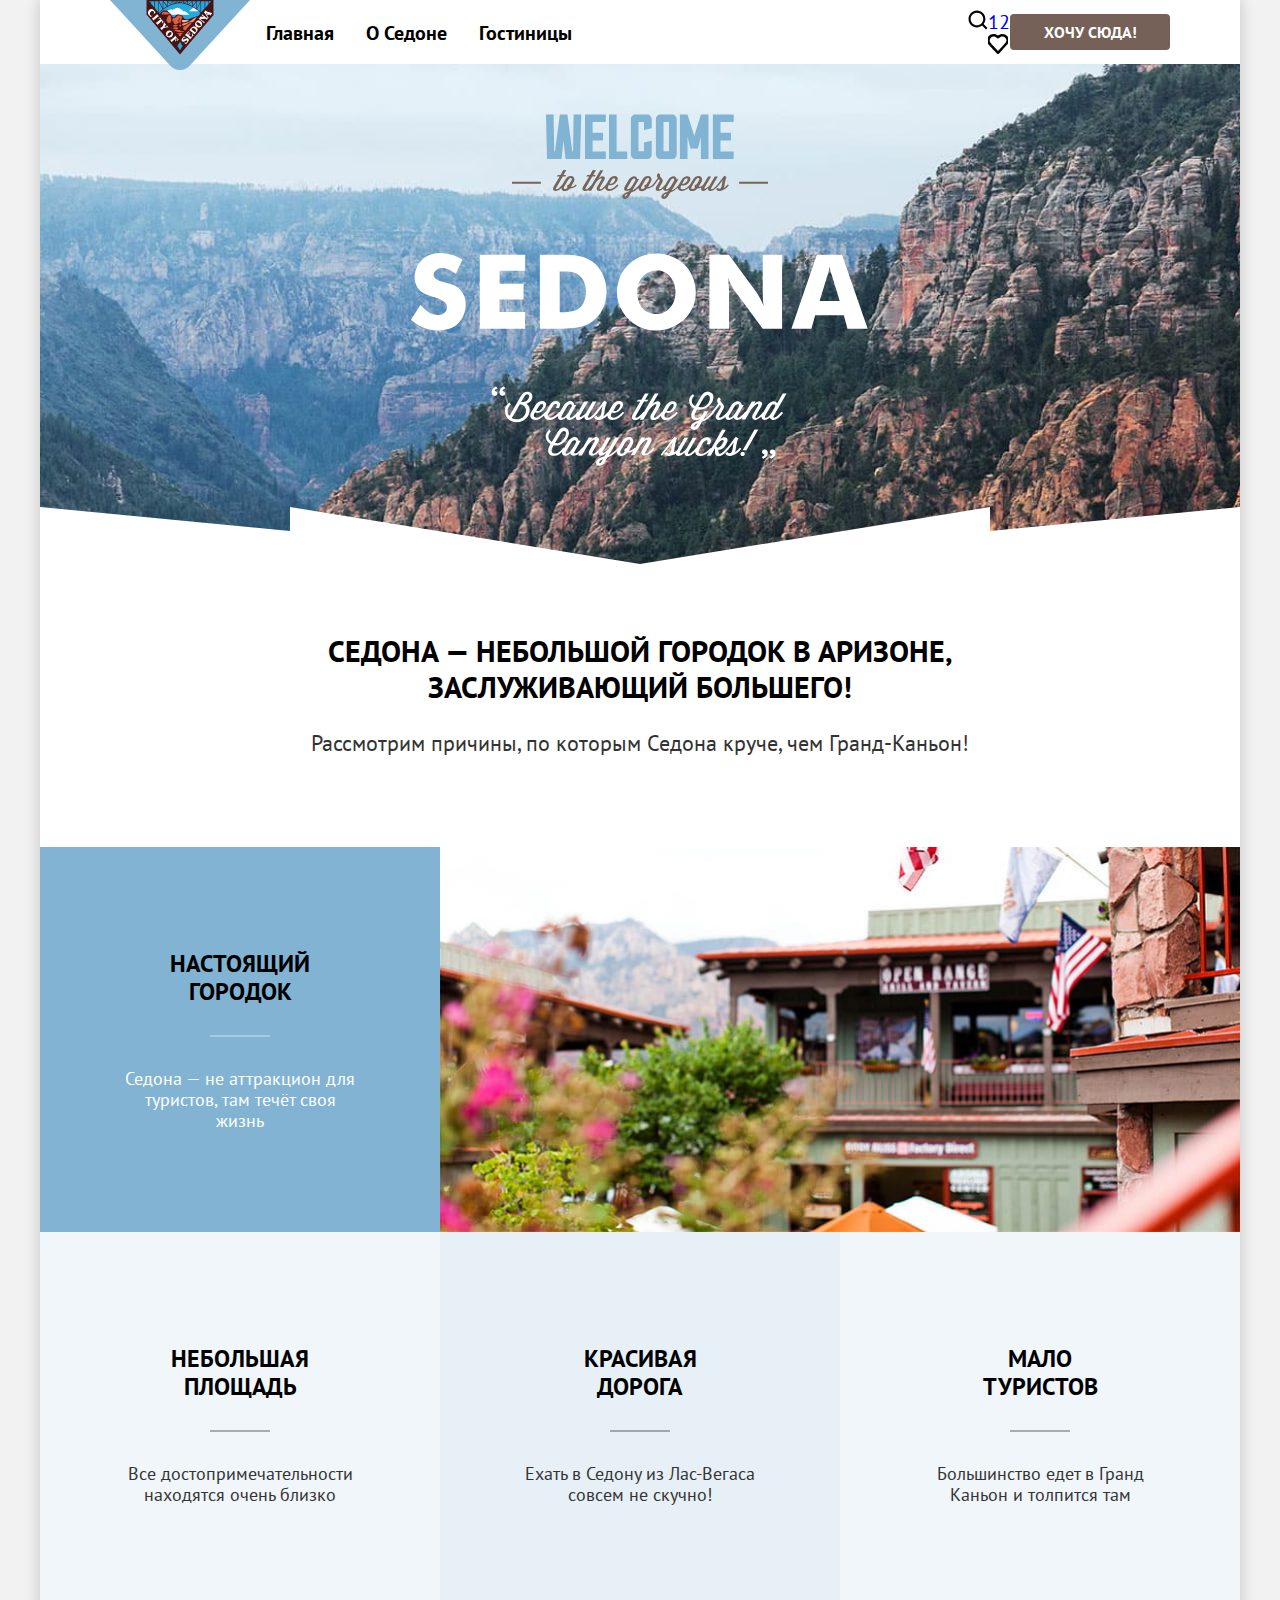
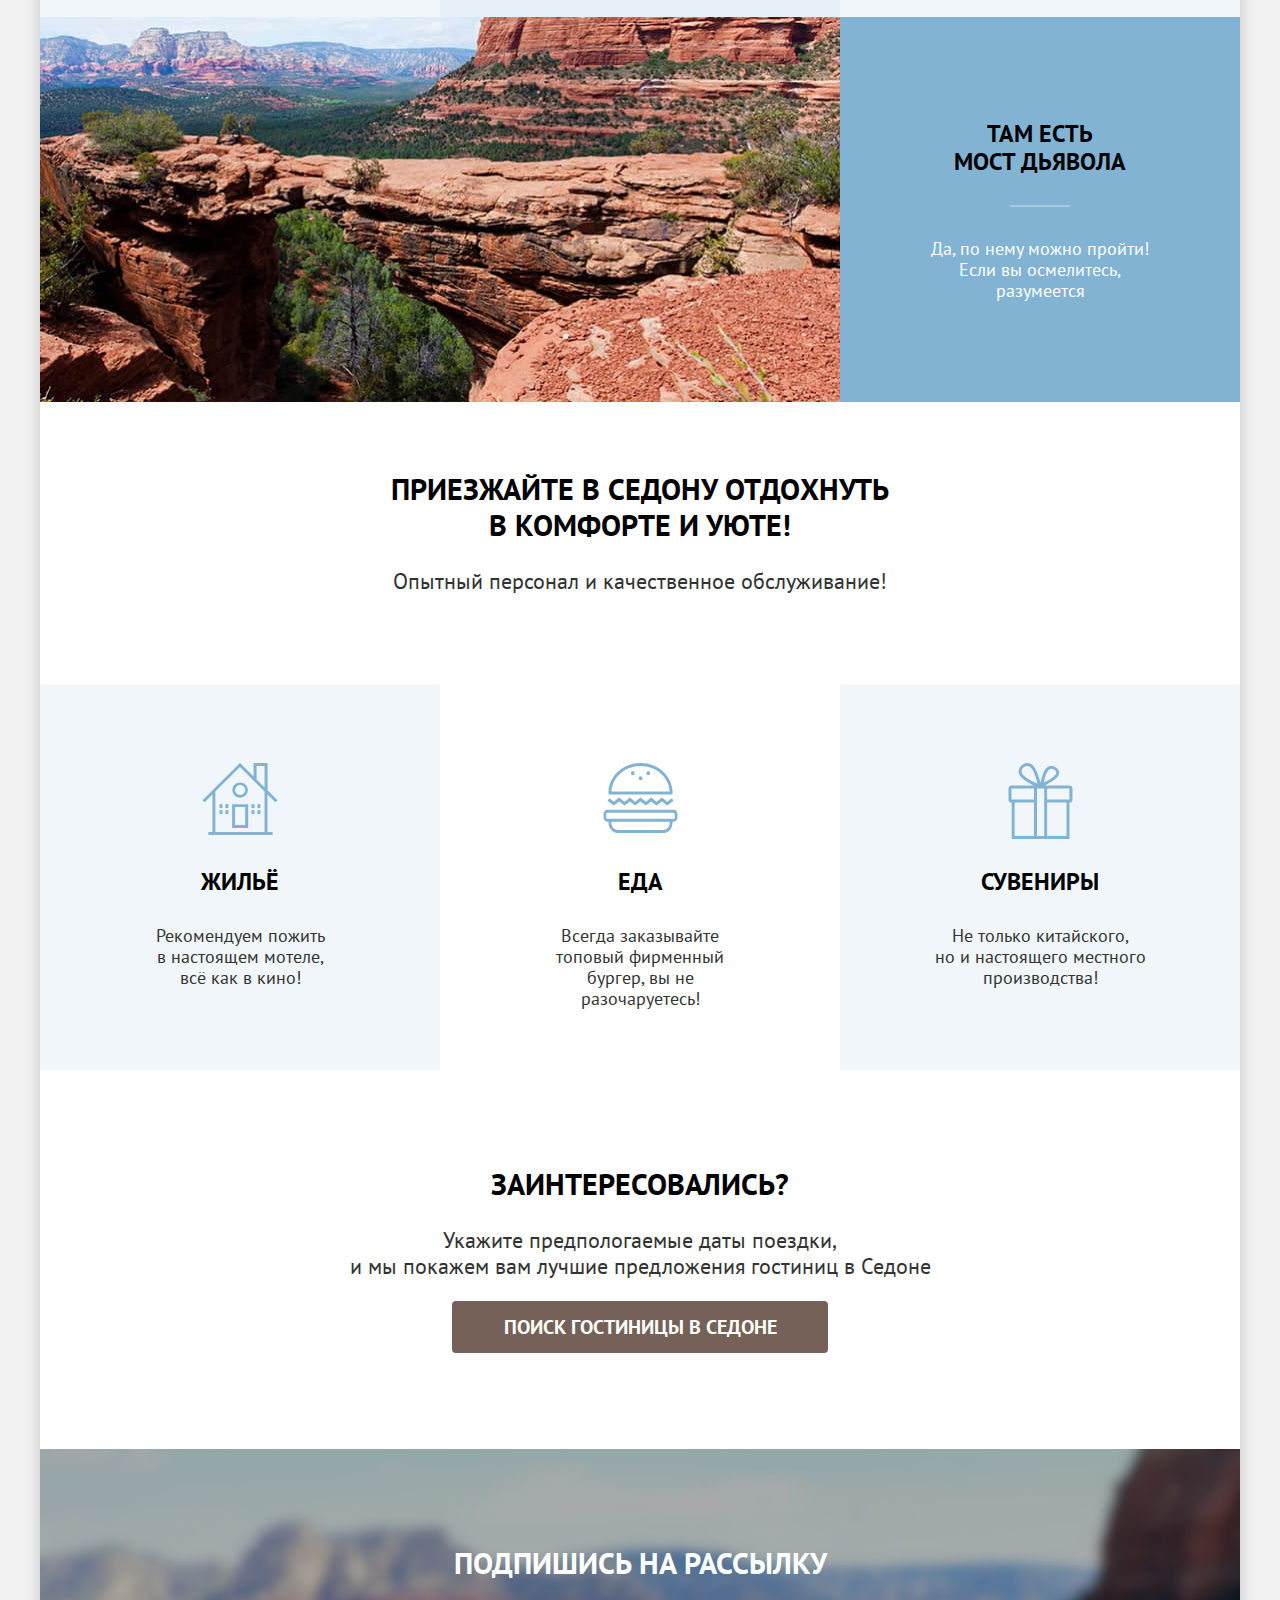
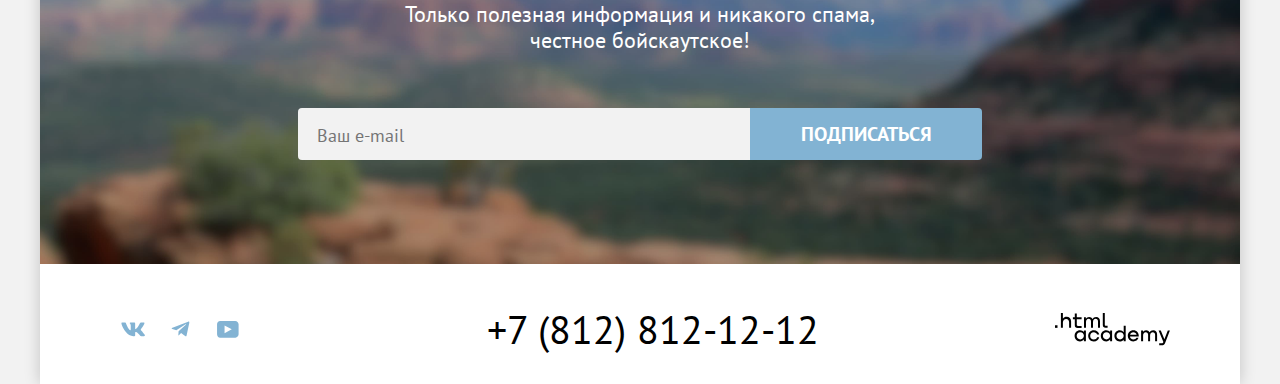
<file: index.html>
<!DOCTYPE html>
<html lang="ru">

  <head>
    <meta charset="utf-8">
    <meta name="viewport" content="width=device-width, initial-scale=1.0">
    <title>HTML Academy: Седона</title>
    <link rel="stylesheet" href="styles/style.css">
  </head>

  <body>
    <header class="header">
      <nav class="navigation">
        <a class="navigation-logo">
          <img src="images/svg/logo.svg" alt="Sedona" width="140" height="70">
        </a>
        <ul class="navigation-list list-reset">
          <li class="navigation-item">
            <a class="navigation-link navigation-link-current">Главная</a>
          </li>
          <li class="navigation-item">
            <a class="navigation-link" href="#">О Седоне</a>
          </li>
          <li class="navigation-item">
            <a class="navigation-link" href="catalog.html">Гостиницы</a>
          </li>
        </ul>

        <ul class="navigation-user list-reset">
          <li class="navigation-user-item">
            <a class="navigation-user-link navigation-user-search" href="#">
              <span class="visually-hidden">Поиск</span>
              <img src="images/svg/search.svg" alt="Поиск" width="20" height="20">
            </a>
          </li>
          <li class="navigation-user-item">
            <a class="navigation-user-link navigation-user-favorites" href="#">
              <span class="visually-hidden">Нравится</span>
              <span class="navigation-user-num">12</span>
              <img src="images/svg/like.svg" alt="Добавить в избранное" width="20" height="20">
            </a>
          </li>
        </ul>
        <a class="button button-dark navigation-button" href="#">Хочу сюда!</a>

      </nav>
    </header>
    <main class="main main-container">
      <section class="intro">
        <h1 class="visually-hidden">Добро пожаловать в Седону</h1>
        <div class="intro-img">
          <img src="images/svg/welcome.svg" alt="welcome to the gargeoys" width="458" height="352">
        </div>
      </section>
      <section class="advantages">
        <div class="page-description">
          <h2 class="page-title">Седона — небольшой городок в Аризоне, <br>заслуживающий большего!</h2>
          <p class="page-text">Рассмотрим причины, по которым Седона круче, чем Гранд&#8209;Каньон!</p>
        </div>
        <h2 class="visually-hidden">Преимущества</h2>
        <ul class="advantages-list list-reset">
          <li class="advantages-item advantages-item-full">
            <div class="advantages-container">
              <div class="advantages-content">
                <h3 class="advantages-title">Настоящий городок</h3>
                <p class="advantages-text">Седона — не аттракцион для туристов, там течёт своя жизнь</p>
              </div>
              <div class="advantages-image">
                <img src="images/home.jpg" alt="Фото здания в городе" width="800" height="384">
              </div>
            </div>
          </li>
          <li class="advantages-item">
            <div class="advantages-content">
              <h3 class="advantages-title">Небольшая <br>площадь</h3>
              <p class="advantages-text">Все достопримечательности находятся очень близко</p>
            </div>
          </li>
          <li class="advantages-item">
            <div class="advantages-content">
              <h3 class="advantages-title">Красивая <br>дорога</h3>
              <p class="advantages-text">Ехать в Седону из Лас-Вегаса совсем не скучно!</p>
            </div>
          </li>
          <li class="advantages-item">
            <div class="advantages-content">
              <h3 class="advantages-title">Мало <br>туристов</h3>
              <p class="advantages-text">Большинство едет в Гранд Каньон и толпится там</p>
            </div>
          </li>
          <li class="advantages-item advantages-item-full">
            <div class="advantages-container">
              <div class="advantages-content">
                <h3 class="advantages-title">Там есть <br>Мост Дьявола</h3>
                <p class="advantages-text">Да, по нему можно пройти!<br>Если вы осмелитесь, разумеется</p>
              </div>
              <div class="advantages-image">
                <img src="images/bridge-diablo.jpg" alt="Фото моста Дьявола" width="800" height="384">
              </div>
            </div>
          </li>
        </ul>
        <div class="page-description page-description-recommendation">
          <h2 class="page-title">Приезжайте в Седону отдохнуть <br>в комфорте и уюте!</h2>
          <p class="page-text">Опытный персонал и качественное обслуживание!</p>
        </div>
        <ul class="advantages-list advantages-list-recommendations list-reset">
          <li class="advantages-item">
            <div class="advantages-content advantages-content-home">
              <h3 class="advantages-title">Жильё</h3>
              <p class="advantages-text">Рекомендуем пожить в&nbsp;настоящем мотеле,<br>всё как в кино!</p>
            </div>
          </li>
          <li class="advantages-item">
            <div class="advantages-content advantages-content-food">
              <h3 class="advantages-title">Еда</h3>
              <p class="advantages-text">Всегда заказывайте топовый&nbsp;фирменный бургер, вы не разочаруетесь!</p>
            </div>
          </li>
          <li class="advantages-item">
            <div class="advantages-content advantages-content-souvenirs">
              <h3 class="advantages-title">Сувениры</h3>
              <p class="advantages-text">Не только китайского,<br>но и настоящего местного производства!</p>
            </div>
          </li>
        </ul>
      </section>

      <section class="search">
        <h2 class="search-title page-title">Заинтересовались?</h2>
        <p class="search-text page-text">Укажите предпологаемые даты поездки, <br> и мы покажем вам лучшие предложения гостиниц в Седоне</p>
        <a class="button button-dark search-button" href="#">Поиск гостиницы в седоне</a>
      </section>

      <section class="subscribe subscribe-home">
        <h2 class="subscribe-title page-title">Подпишись на рассылку</h2>
        <p class="subscribe-text page-text">Только полезная информация и никакого спама, <br>честное бойскаутское!</p>
        <form class="subscribe-form" action="https://echo.htmlacademy.ru/" method="post">
          <label class="visually-hidden" for="email">Ваш email</label>
          <input class="subscribe-input form-input" id="email" name="email" type="email" placeholder="Ваш e-mail" required>
          <button class="button button-light subscribe-button" type="submit">Подписаться</button>
        </form>
      </section>
    </main>
    <footer class="footer">
      <ul class="footer-social social list-reset">
        <li class="social-item">
          <a class="social-link" href="https://vk.com/htmlacademy">
            <span class="visually-hidden">VK</span>
            <img src="images/svg/icon-vk.svg" alt="Vk" width="47" height="40">
          </a>
        </li>
        <li class="social-item">
          <a class="social-link" href="https://t.me/htmlacademy">
            <span class="visually-hidden">telegram</span>
            <img src="images/svg/icon-tg.svg" alt="Телеграм" width="47" height="40">
          </a>
        </li>
        <li class="social-item">
          <a class="social-link" href="https://www.youtube.com/user/htmlacademyru">
            <span class="visually-hidden">YT</span>
            <img src="images/svg/icon-yt.svg" alt="Ютьюб" width="47" height="40">
          </a>
        </li>
      </ul>
      <a class="footer-phone" href="tel:+78128121212">+7 (812) 812-12-12</a>
      <a class="footer-logo" href="https://htmlacademy.ru/">
        <span class="visually-hidden">Логотип htmlacademy</span>
        <img src="images/svg/icon-htmlcademy.svg" alt="Значек HTML Academy" width="115" height="33">
      </a>

    </footer>
  </body>

</html>
</file>
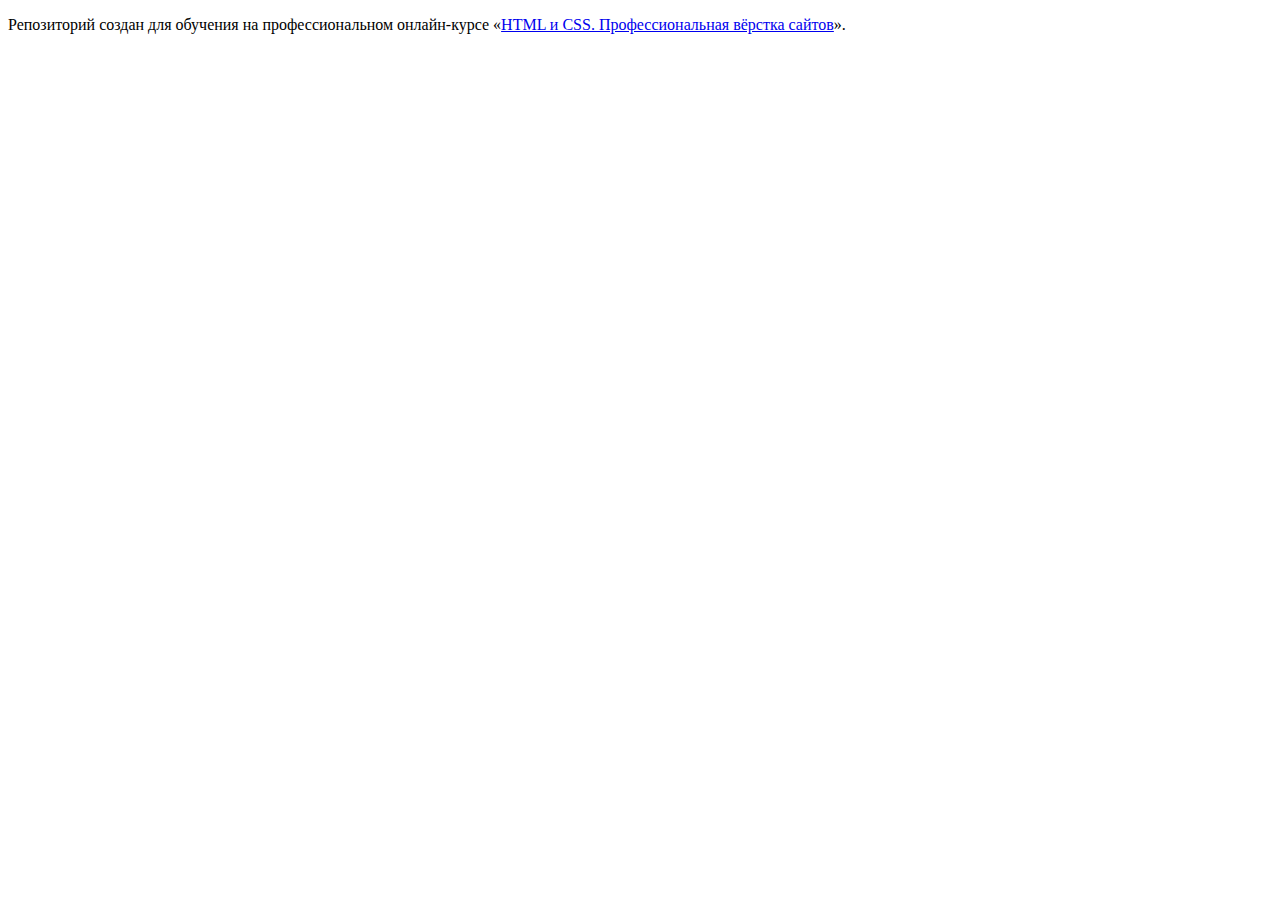
<file: 1/index.html>
<!DOCTYPE html>
<html lang="ru">
  <head>
    <meta charset="utf-8">
    <title>HTML Academy: Седона</title>
    <base href="https://htmlacademy-htmlcss.github.io/2120291-sedona-36/1/">
</head>
  <body>

    <p>Репозиторий создан для обучения на профессиональном онлайн‑курсе «<a href="https://htmlacademy.ru/intensive/htmlcss">HTML и CSS. Профессиональная вёрстка сайтов</a>».</p>

  </body>
</html>
</file>
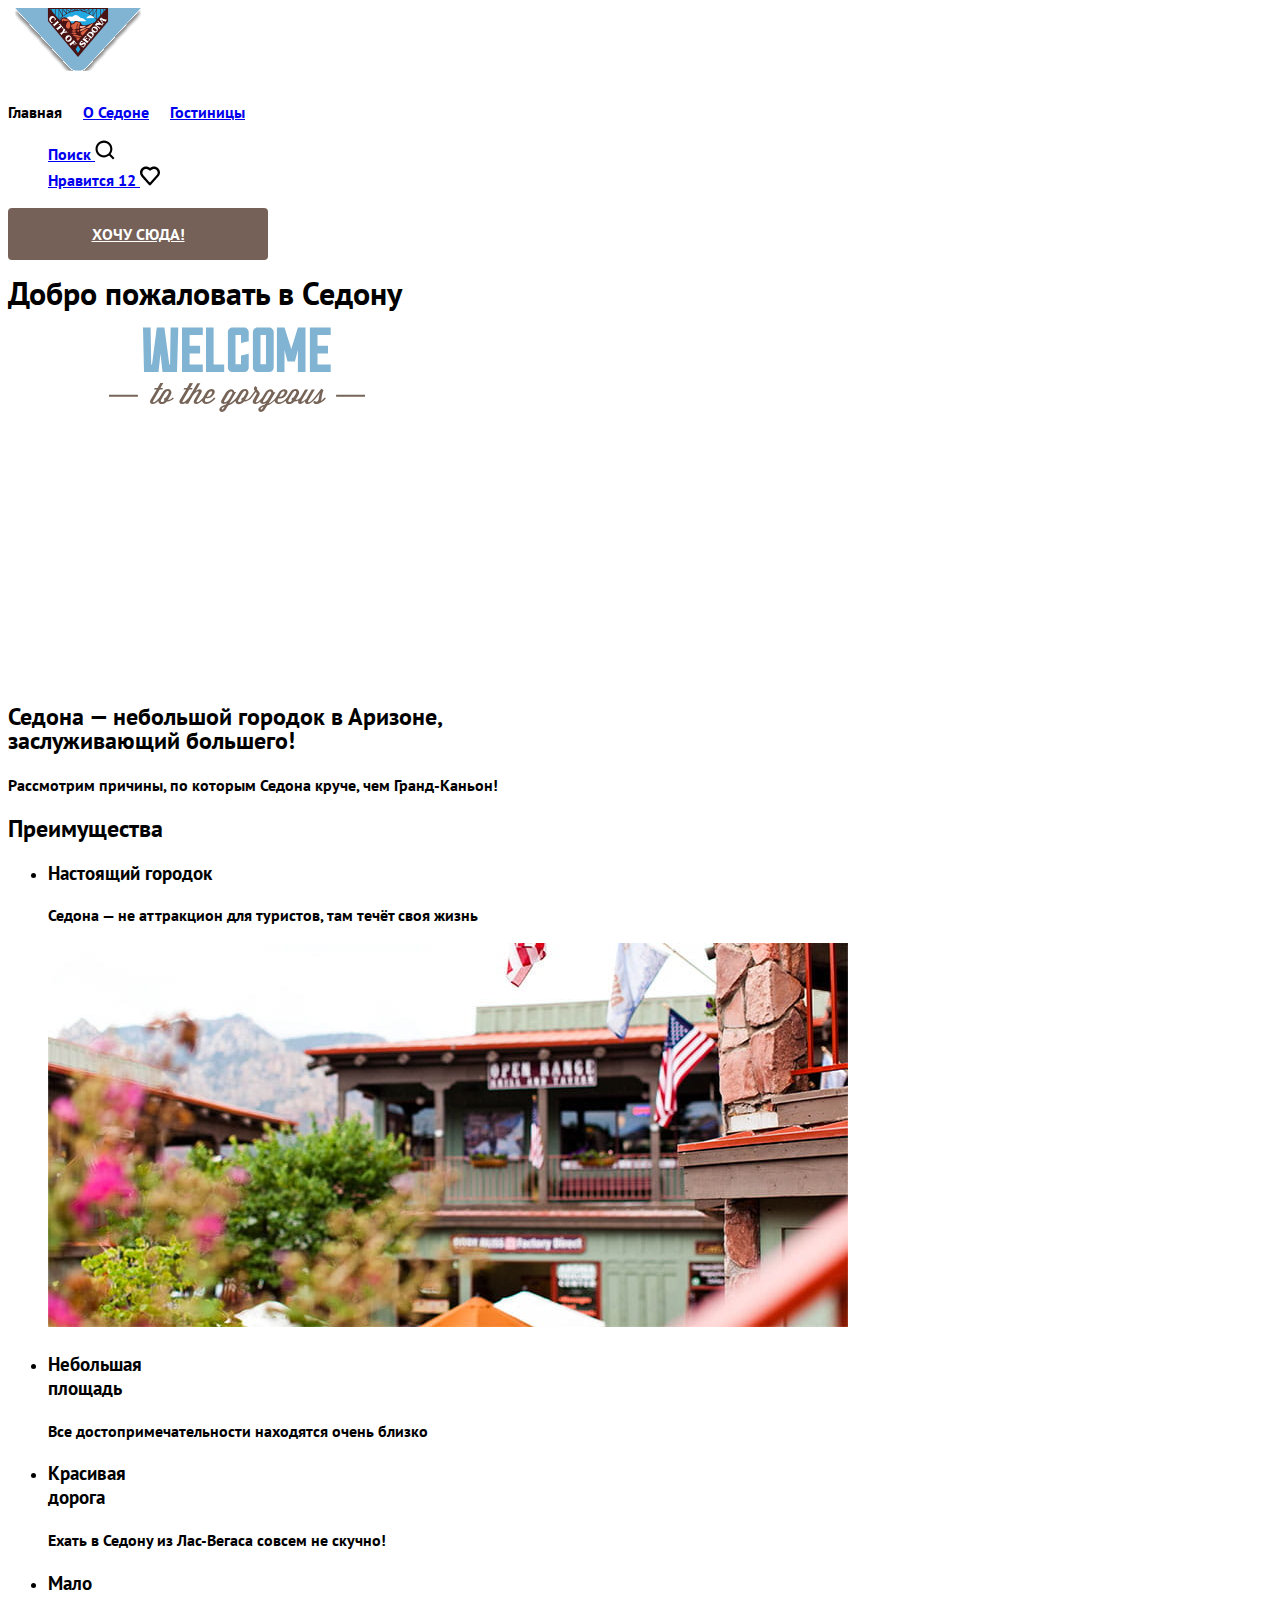
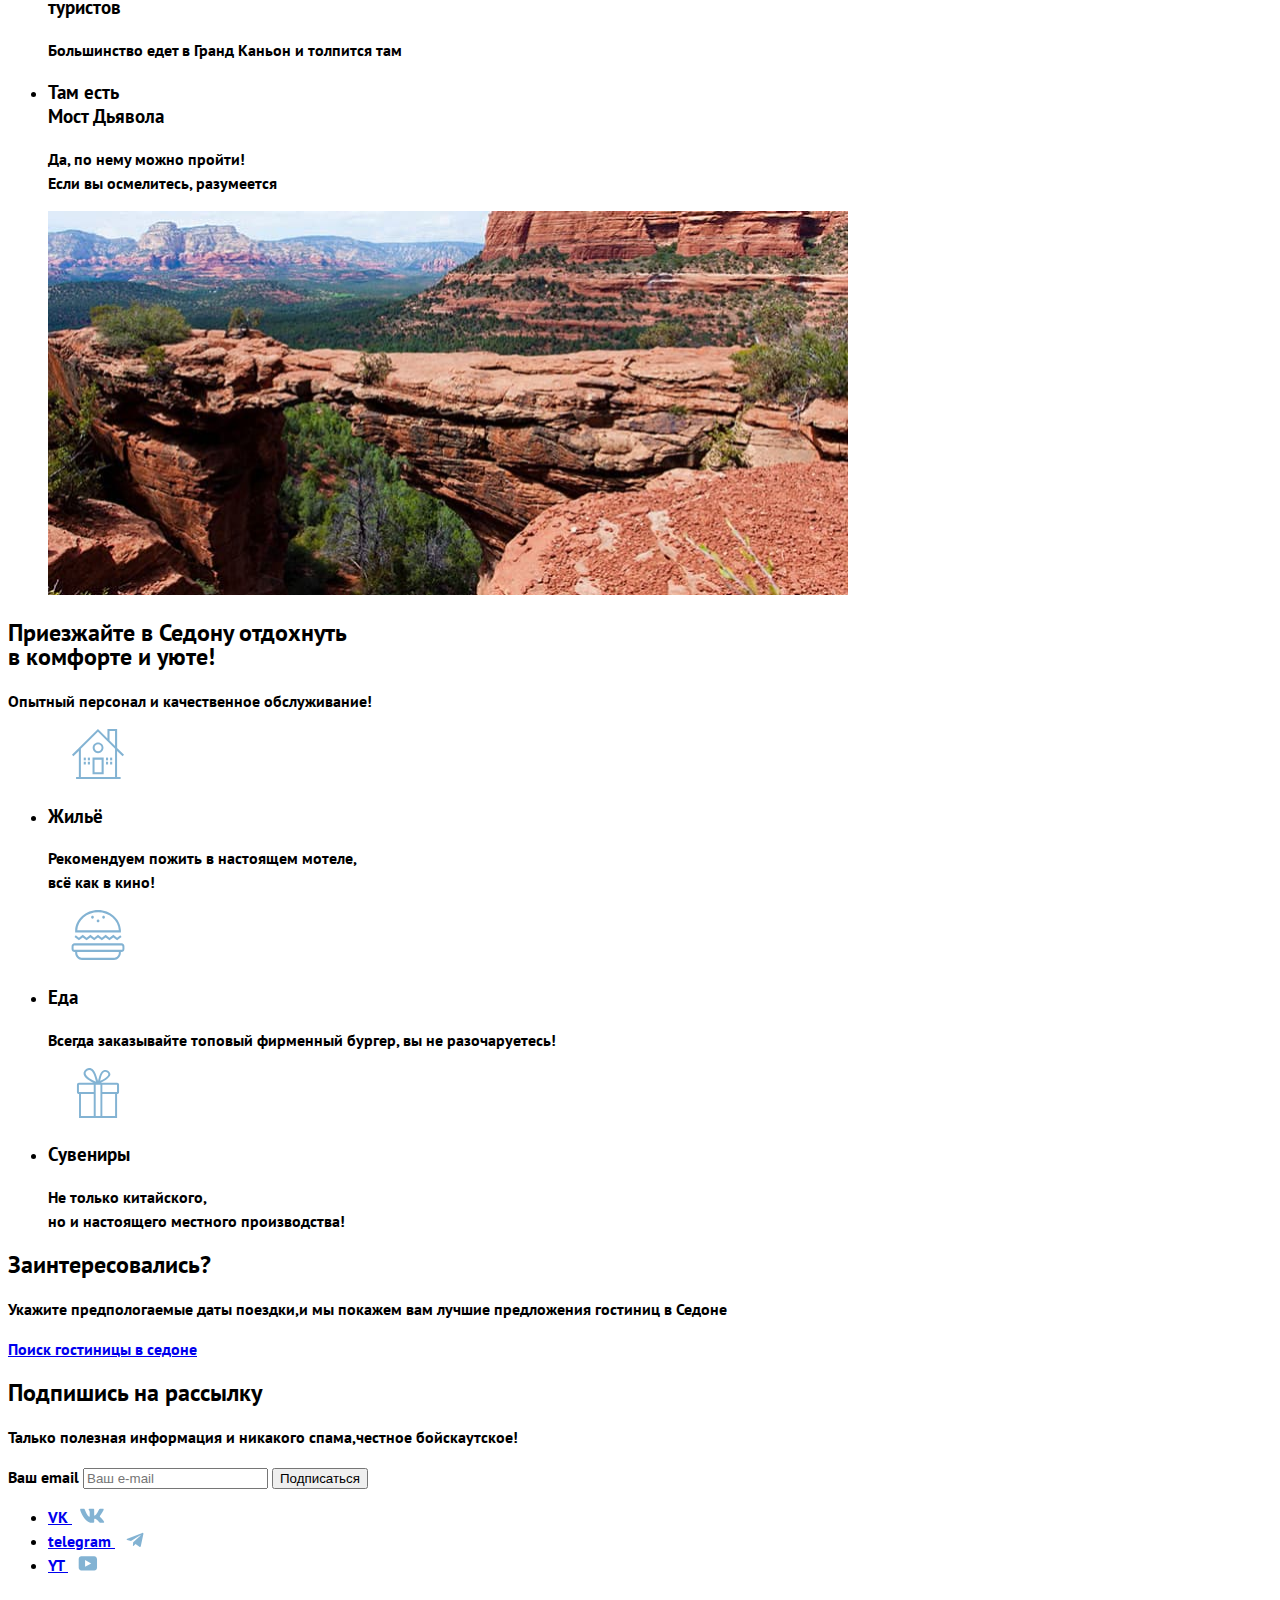
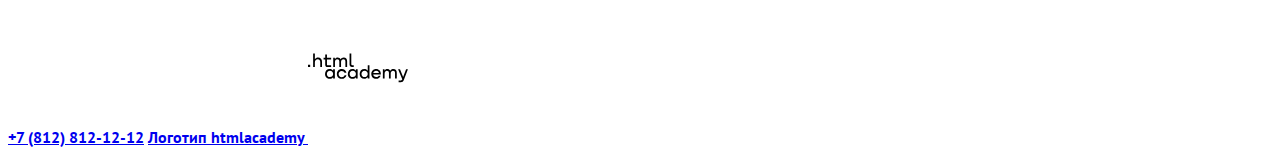
<file: 2/index.html>
<!DOCTYPE html>
<html lang="ru">
  <head>
    <meta charset="utf-8">
    <title>HTML Academy: Седона</title>
    <link rel="stylesheet" href="styles/style.css">
    <base href="https://htmlacademy-htmlcss.github.io/2120291-sedona-36/2/">
</head>
  <body>
<header class="header">
   <nav class="navigation">
    <a class="navigation-logo">
        <img src="images/svg/logo.svg" alt="Sedona" width="140" height="70">
    </a>
    <ul class="navigation-list list-reset">
      <li class="navigation-item">
        <a class="navigation-link navigation-link-current">Главная</a>
      </li>
        <li class="navigation-item">
          <a class="navigation-link" href="#">О Седоне</a>
        </li>
      <li class="navigation-item">
        <a class="navigation-link" href="catalog.html">Гостиницы</a>
      </li>
    </ul>
    <ul class="navigation-user list-reset">
      <li class="navigation-item">
        <a class="navigation-user-link navigation-user-search" href="#">
          <span class="visually-hidden">Поиск</span>
          <img src="images/svg/search.svg" alt="Поиск" width="20" height="20">
        </a>
      </li>
      <li class="navigation-item">
        <a class="navigation-user-link navigation-user-favorites" href="#">
          <span class="visually-hidden">Нравится</span>
          <span class="navigation-badge">12</span>
          <img src="images/svg/like.svg" alt="Добавить в избранное" width="20" height="20">
        </a>
      </li>
    </ul>
    <a class="button button-dark navigation-button" href="#">Хочу сюда!</a>
   </nav>
</header>
<main class="main">
  <section class="intro">
    <h1 class="visually-hidden">Добро пожаловать в Седону</h1>
<div class="intro-img">
     <img src="images/svg/welcome.svg" alt="welcome to the gargeoys" width="458" height="352">
</div>
  </section>
   <section class="advantages">
    <div class="page-description">
      <h2 class="page-title">Седона — небольшой городок в Аризоне, <br>заслуживающий большего!</h2>
      <p class="page-text">Рассмотрим причины, по которым Седона круче, чем Гранд&#8209;Каньон!</p>
    </div>
    <h2 class="visually-hidden">Преимущества</h2>
    <ul class="advantages-list list-reset">
      <li class="advantages-item advantages-item-full">
        <div class="advantages-container">
          <div class="advantages-content">
            <h3 class="advantages-title">Настоящий городок</h3>
            <p class="advantages-text">Седона — не аттракцион для туристов, там течёт своя жизнь</p>
          </div>
          <div class="advantages-image">
            <img src="images/home.jpg" alt="Фото здания в городе" width="800" height="384">
          </div>
        </div>
      </li>
      <li class="advantages-item">
        <div class="advantages-content">
          <h3 class="advantages-title">Небольшая <br>площадь</h3>
          <p class="advantages-text">Все достопримечательности находятся очень близко</p>
        </div>
      </li>
      <li class="advantages-item">
        <div class="advantages-content">
          <h3 class="advantages-title">Красивая <br>дорога</h3>
          <p class="advantages-text">Ехать в Седону из Лас-Вегаса совсем не скучно!</p>
        </div>
      </li>
      <li class="advantages-item">
        <div class="advantages-content">
          <h3 class="advantages-title">Мало <br>туристов</h3>

          <p class="advantages-text">Большинство едет в Гранд Каньон и толпится там</p>
        </div>
      </li>
      <li class="advantages-item advantages-item-full">
        <div class="advantages-container">
          <div class="advantages-content">
            <h3 class="advantages-title">Там есть <br>Мост Дьявола</h3>
            <p class="advantages-text">Да, по нему можно пройти!<br>Если вы осмелитесь, разумеется</p>
          </div>
          <div class="advantages-image">
            <img src="images/bridge-diablo.jpg" alt="Фото моста Дьявола" width="800" height="384">
          </div>
        </div>
      </li>
    </ul>
    <div class="page-description page-description-recommendation">
      <h2 class="page-title">Приезжайте в Седону отдохнуть <br>в комфорте и уюте!</h2>
      <p class="page-text">Опытный персонал и качественное обслуживание!</p>
    </div>
    <ul class="advantages-list advantages-list-recommendations list-reset">
      <img src="images/svg/home.svg" alt="Домик" width="100" height="50">
      <li class="advantages-item">
        <div class="advantages-content advantages-content-home">
          <h3 class="advantages-title">Жильё</h3>
          <p class="advantages-text">Рекомендуем пожить в&nbsp;настоящем мотеле,<br>всё как в кино!</p>
        </div>
      </li>
      <img src="images/svg/food.svg" alt="Еда" width="100" height="50">
      <li class="advantages-item">
        <div class="advantages-content advantages-content-food">
          <h3 class="advantages-title">Еда</h3>
          <p class="advantages-text">Всегда заказывайте топовый&nbsp;фирменный бургер, вы не разочаруетесь!</p>
        </div>
      </li>
      <img src="images/svg/souvenir.svg" alt="Сувенир" width="100" height="50">
      <li class="advantages-item">
        <div class="advantages-content advantages-content-souvenirs">
          <h3 class="advantages-title">Сувениры</h3>
          <p class="advantages-text">Не только китайского,<br>но и настоящего местного производства!</p>
        </div>
      </li>
    </ul>
  </section>
  <section class="search">
        <h2 class="search-title page-title">Заинтересовались?</h2>
        <p class="search-text page-text">Укажите предпологаемые даты поездки,и мы покажем вам лучшие предложения гостиниц в Седоне</p>
        <a class="button button-dark search-button" href="#">Поиск гостиницы в седоне</a>
  </section>
   <section class="subscribe subscribe-home">
           <h2 class="subscribe-title page-title">Подпишись на рассылку</h2>
           <p class="subscribe-text page-text">Талько полезная информация и никакого спама,честное бойскаутское!</p>
           <form class="subscribe-form" action="https://echo.htmlacademy.ru/" method="post">
            <label class="visually-hidden" for="email">Ваш email</label>
              <input class="subscribe-input form-input" id="email" name="email" type="email" placeholder="Ваш e-mail" required>
            <button class="button button-light subscribe-button" type="submit">Подписаться</button>
           </form>
   </section>
</main>
<footer class="footer">
<ul class="footer-social social list-reset">
  <li class="social-item">
    <a class="social-link" href="https://vk.com/htmlacademy">
      <span class="visually-hidden">VK</span>
      <img src="images/svg/icon-vk.svg" alt="Vk" width="40" height="15">
    </a>
  </li>
 <li class="social-item">
    <a class="social-link" href="https://t.me/htmlacademy">
      <span class="visually-hidden">telegram</span>
      <img src="images/svg/icon-tg.svg" alt="Телеграм" width="40" height="15">
    </a>
 </li>
  <li class="social-item">
    <a class="social-link" href="https://www.youtube.com/user/htmlacademyru">
      <span class="visually-hidden">YT</span>
      <img src="images/svg/icon-yt.svg" alt="Ютьюб" width="40" height="15">
    </a>
  </li>
</ul>
<a class="footer-phone" href="tel:+78128121212">+7 (812) 812-12-12</a>
<a class="footer-logo" href="https://htmlacademy.ru/">
  <span class="visually-hidden">Логотип htmlacademy</span>
  <img src="images/svg/icon-htmlcademy.svg" alt="Значек HTML Academy" width="100" height="150">
</a>
</footer>
  </body>
</html>
</file>
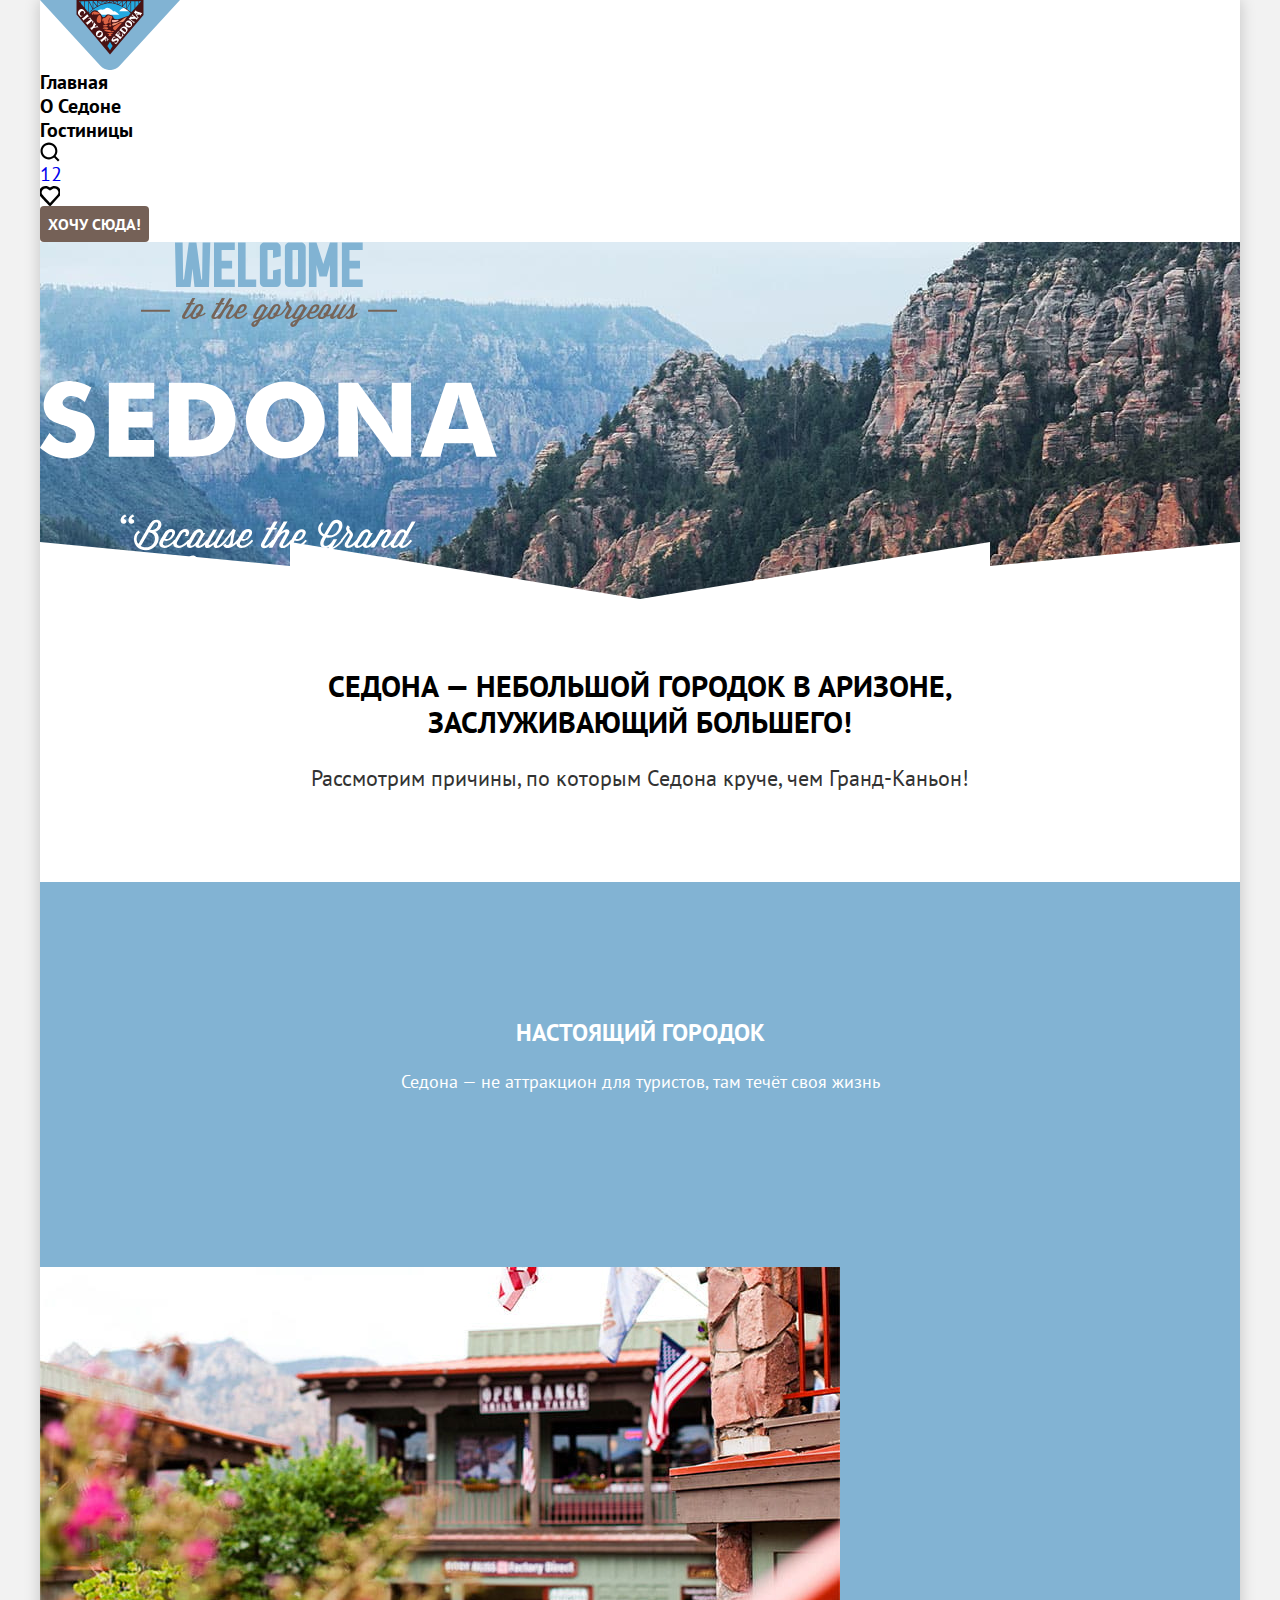
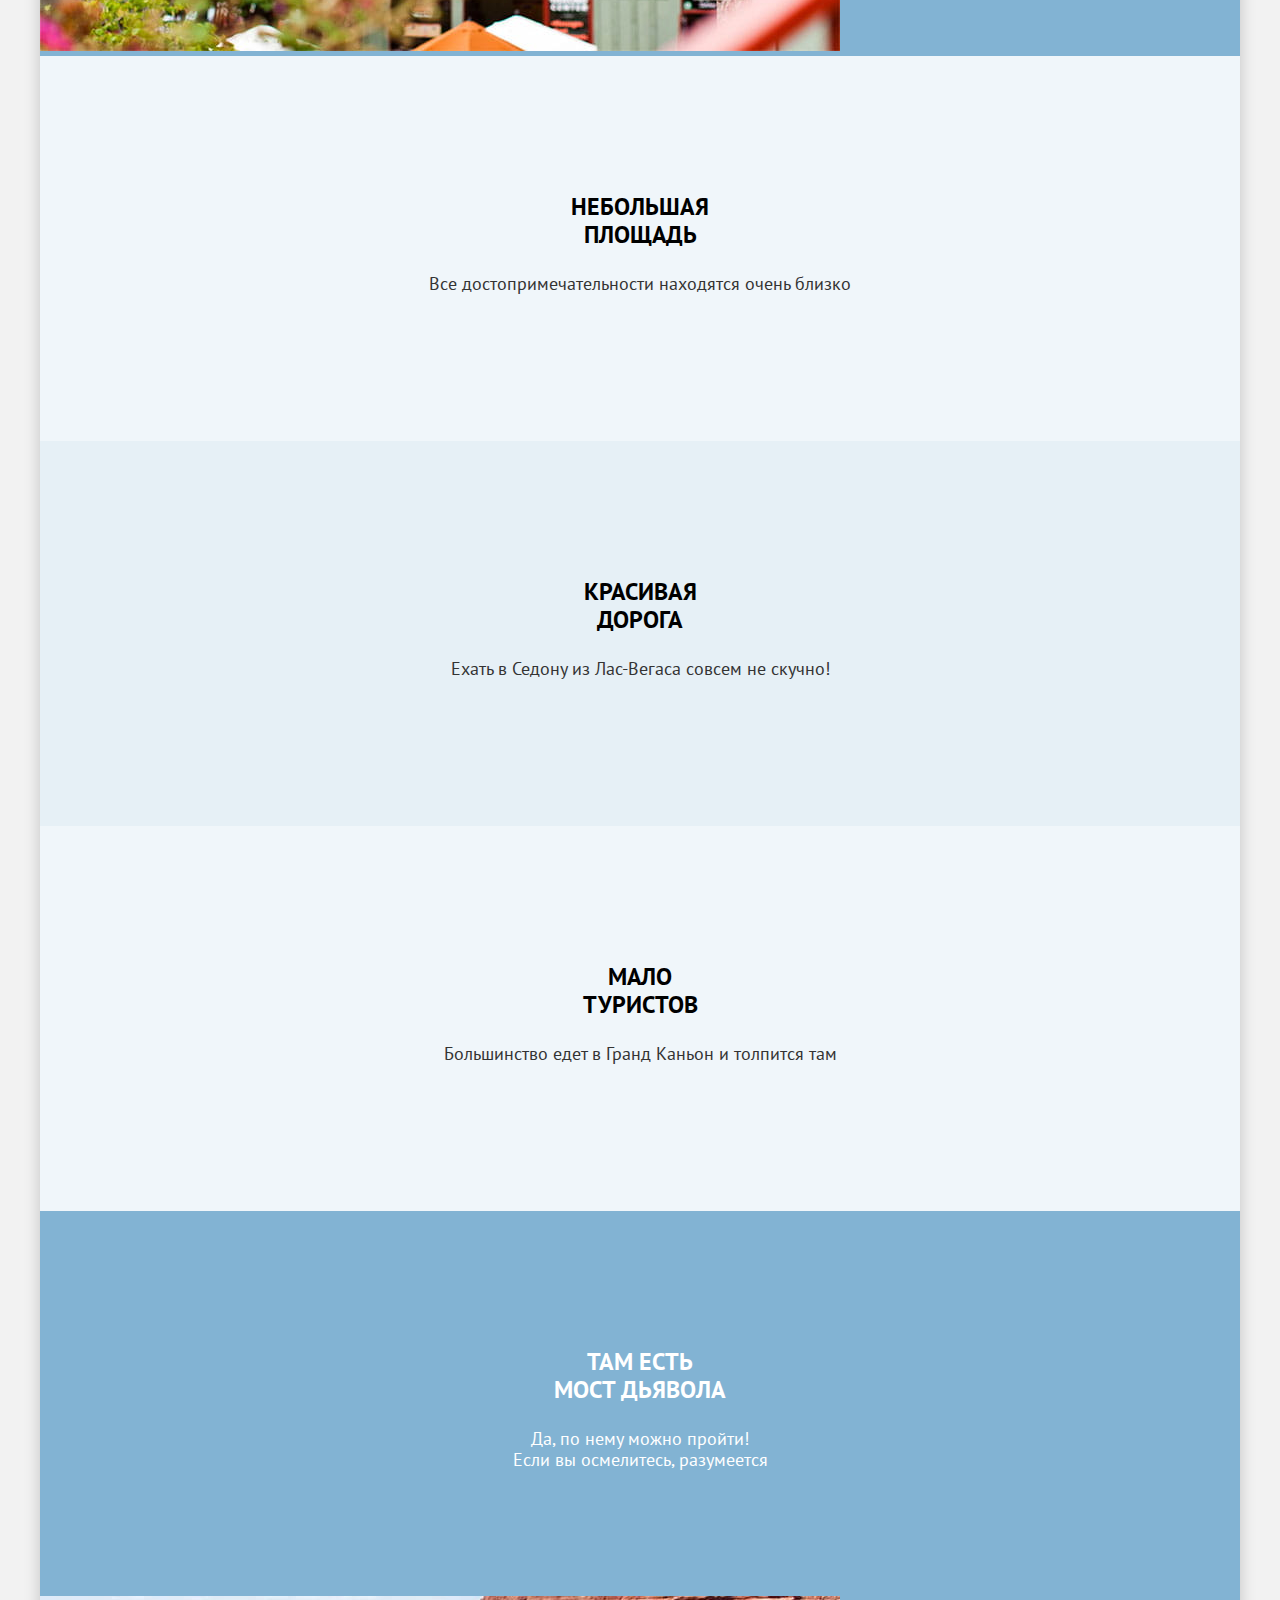
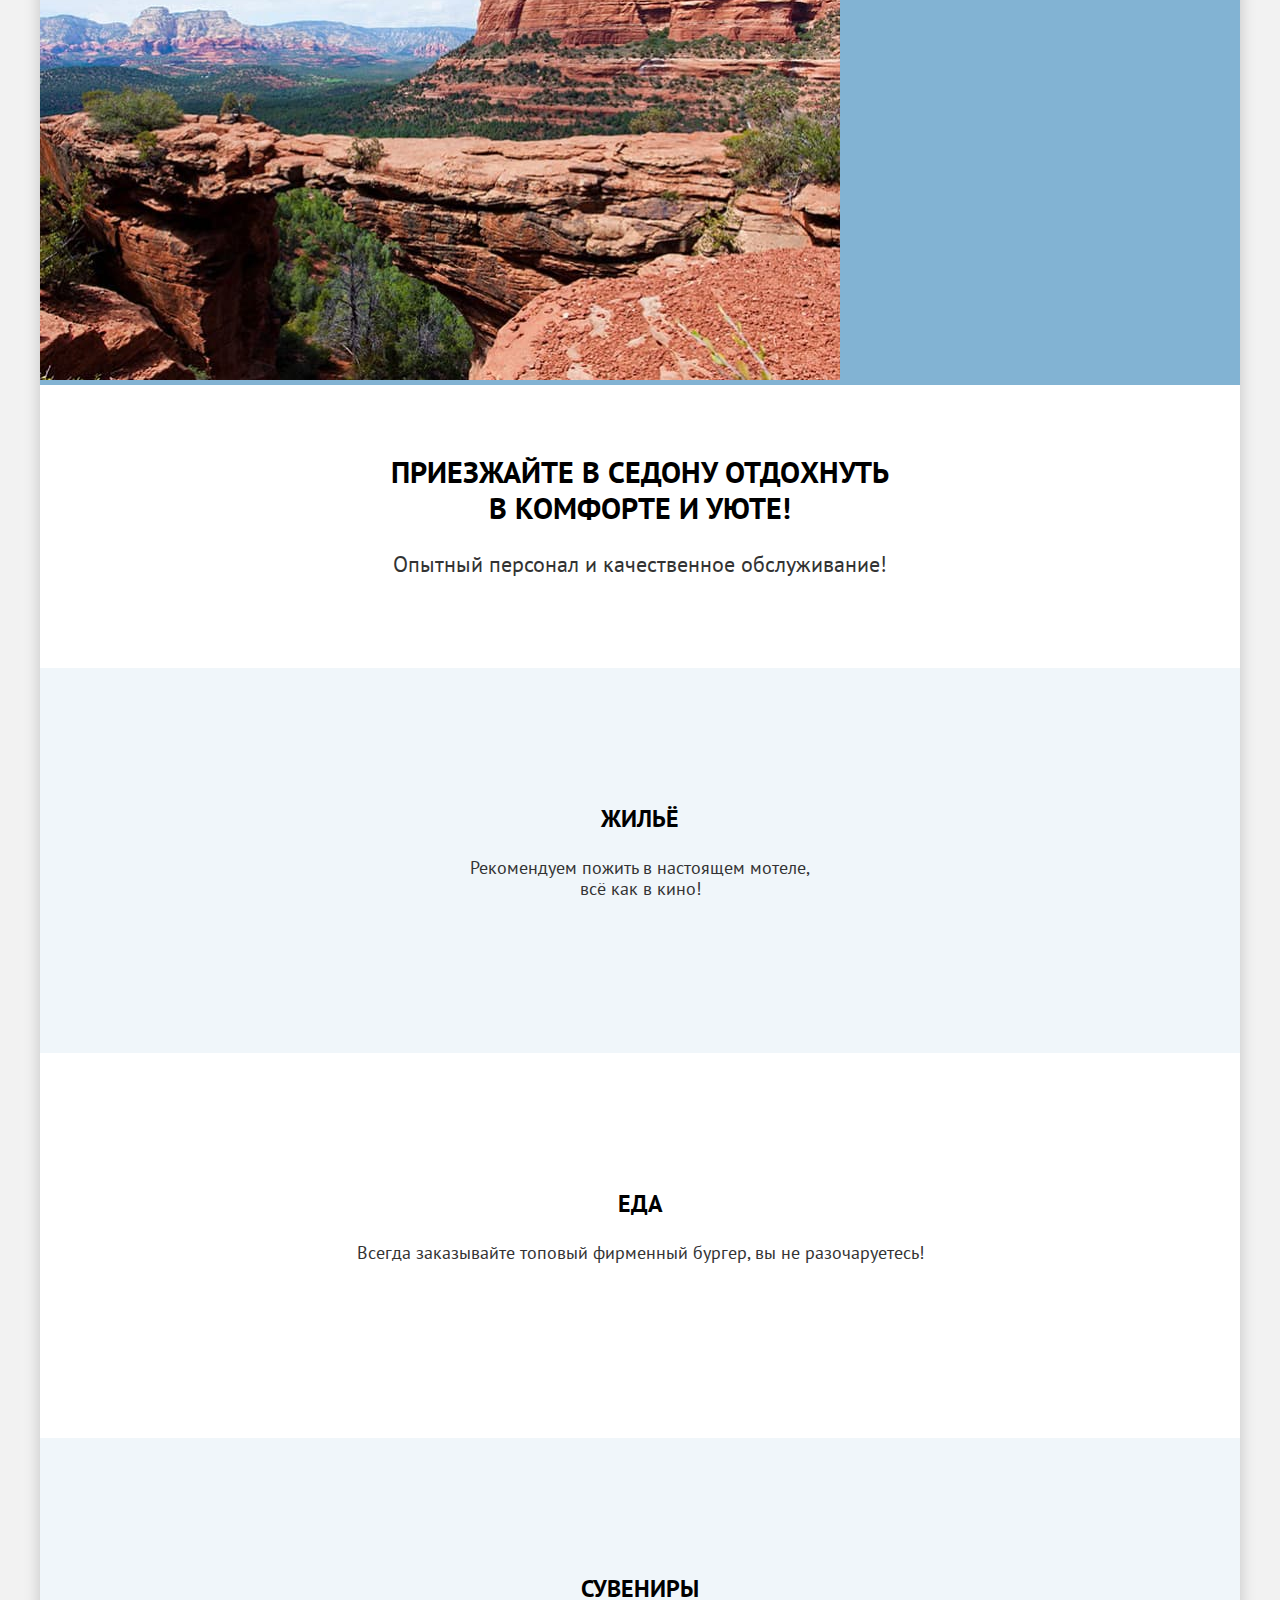
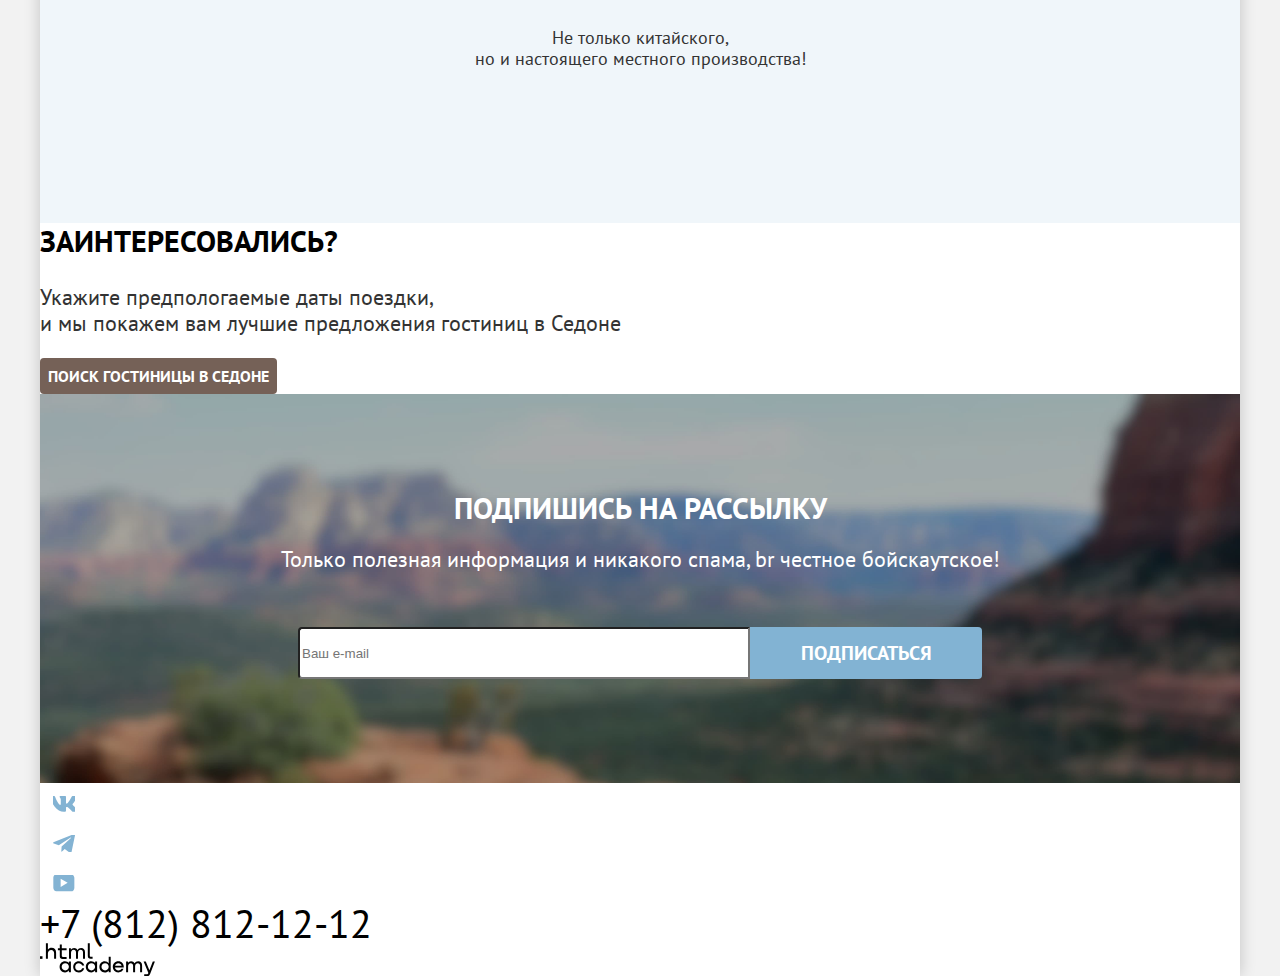
<file: 3/index.html>
<!DOCTYPE html>
<html lang="ru">

  <head>
    <meta charset="utf-8">
    <meta name="viewport" content="width=device-width, initial-scale=1.0">
    <title>HTML Academy: Седона</title>
    <link rel="stylesheet" href="styles/style.css">
    <base href="https://htmlacademy-htmlcss.github.io/2120291-sedona-36/3/">
</head>

  <body>
    <header class="header">
      <nav class="navigation">
        <a class="navigation-logo">
          <img src="images/svg/logo.svg" alt="Sedona" width="140" height="70">
        </a>
        <ul class="navigation-list list-reset">
          <li class="navigation-item">
            <a class="navigation-link navigation-link-current">Главная</a>
          </li>
          <li class="navigation-item">
            <a class="navigation-link" href="#">О Седоне</a>
          </li>
          <li class="navigation-item">
            <a class="navigation-link" href="catalog.html">Гостиницы</a>
          </li>
        </ul>
        <ul class="navigation-user list-reset">
          <li class="navigation-item">
            <a class="navigation-user-link navigation-user-search" href="#">
              <span class="visually-hidden">Поиск</span>
              <img src="images/svg/search.svg" alt="Поиск" width="20" height="20">
            </a>
          </li>
          <li class="navigation-item">
            <a class="navigation-user-link navigation-user-favorites" href="#">
              <span class="visually-hidden">Нравится</span>
              <span class="navigation-badge">12</span>
              <img src="images/svg/like.svg" alt="Добавить в избранное" width="20" height="20">
            </a>
          </li>
        </ul>
        <a class="button button-dark navigation-button" href="#">Хочу сюда!</a>
      </nav>
    </header>
    <main class="main">
      <section class="intro">
        <h1 class="visually-hidden">Добро пожаловать в Седону</h1>
        <div class="intro-img">
          <img src="images/svg/welcome.svg" alt="welcome to the gargeoys" width="458" height="352">
        </div>
      </section>
      <section class="advantages">
        <div class="page-description">
          <h2 class="page-title">Седона — небольшой городок в Аризоне, <br>заслуживающий большего!</h2>
          <p class="page-text">Рассмотрим причины, по которым Седона круче, чем Гранд&#8209;Каньон!</p>
        </div>
        <h2 class="visually-hidden">Преимущества</h2>
        <ul class="advantages-list list-reset">
          <li class="advantages-item advantages-item-full">
            <div class="advantages-container">
              <div class="advantages-content">
                <h3 class="advantages-title">Настоящий городок</h3>
                <p class="advantages-text">Седона — не аттракцион для туристов, там течёт своя жизнь</p>
              </div>
              <div class="advantages-image">
                <img src="images/home.jpg" alt="Фото здания в городе" width="800" height="384">
              </div>
            </div>
          </li>
          <li class="advantages-item">
            <div class="advantages-content">
              <h3 class="advantages-title">Небольшая <br>площадь</h3>
              <p class="advantages-text">Все достопримечательности находятся очень близко</p>
            </div>
          </li>
          <li class="advantages-item">
            <div class="advantages-content">
              <h3 class="advantages-title">Красивая <br>дорога</h3>
              <p class="advantages-text">Ехать в Седону из Лас-Вегаса совсем не скучно!</p>
            </div>
          </li>
          <li class="advantages-item">
            <div class="advantages-content">
              <h3 class="advantages-title">Мало <br>туристов</h3>

              <p class="advantages-text">Большинство едет в Гранд Каньон и толпится там</p>
            </div>
          </li>
          <li class="advantages-item advantages-item-full">
            <div class="advantages-container">
              <div class="advantages-content">
                <h3 class="advantages-title">Там есть <br>Мост Дьявола</h3>
                <p class="advantages-text">Да, по нему можно пройти!<br>Если вы осмелитесь, разумеется</p>
              </div>
              <div class="advantages-image">
                <img src="images/bridge-diablo.jpg" alt="Фото моста Дьявола" width="800" height="384">
              </div>
            </div>
          </li>
        </ul>
        <div class="page-description page-description-recommendation">
          <h2 class="page-title">Приезжайте в Седону отдохнуть <br>в комфорте и уюте!</h2>
          <p class="page-text">Опытный персонал и качественное обслуживание!</p>
        </div>
        <ul class="advantages-list advantages-list-recommendations list-reset">
          <li class="advantages-item">
            <div class="advantages-content advantages-content-home">
              <h3 class="advantages-title">Жильё</h3>
              <p class="advantages-text">Рекомендуем пожить в&nbsp;настоящем мотеле,<br>всё как в кино!</p>
            </div>
          </li>
          <li class="advantages-item">
            <div class="advantages-content advantages-content-food">
              <h3 class="advantages-title">Еда</h3>
              <p class="advantages-text">Всегда заказывайте топовый&nbsp;фирменный бургер, вы не разочаруетесь!</p>
            </div>
          </li>
          <li class="advantages-item">
            <div class="advantages-content advantages-content-souvenirs">
              <h3 class="advantages-title">Сувениры</h3>
              <p class="advantages-text">Не только китайского,<br>но и настоящего местного производства!</p>
            </div>
          </li>
        </ul>
      </section>
      <section class="search">
        <h2 class="search-title page-title">Заинтересовались?</h2>
        <p class="search-text page-text">Укажите предпологаемые даты поездки, <br> и мы покажем вам лучшие предложения гостиниц в Седоне</p>
        <a class="button button-dark search-button" href="#">Поиск гостиницы в седоне</a>
      </section>
      <section class="subscribe subscribe-home">
        <h2 class="subscribe-title page-title">Подпишись на рассылку</h2>
        <p class="subscribe-text page-text">Только полезная информация и никакого спама, br честное бойскаутское!</p>
        <form class="subscribe-form" action="https://echo.htmlacademy.ru/" method="post">
          <label class="visually-hidden" for="email">Ваш email</label>
          <input class="subscribe-input form-input" id="email" name="email" type="email" placeholder="Ваш e-mail" required>
          <button class="button button-light subscribe-button" type="submit">Подписаться</button>
        </form>
      </section>
    </main>
    <footer class="footer">
      <ul class="footer-social social list-reset">
        <li class="social-item">
          <a class="social-link" href="https://vk.com/htmlacademy">
            <span class="visually-hidden">VK</span>
            <img src="images/svg/icon-vk.svg" alt="Vk" width="47" height="40">
          </a>
        </li>
        <li class="social-item">
          <a class="social-link" href="https://t.me/htmlacademy">
            <span class="visually-hidden">telegram</span>
            <img src="images/svg/icon-tg.svg" alt="Телеграм" width="47" height="40">
          </a>
        </li>
        <li class="social-item">
          <a class="social-link" href="https://www.youtube.com/user/htmlacademyru">
            <span class="visually-hidden">YT</span>
            <img src="images/svg/icon-yt.svg" alt="Ютьюб" width="47" height="40">
          </a>
        </li>
      </ul>
      <a class="footer-phone" href="tel:+78128121212">+7 (812) 812-12-12</a>
      <a class="footer-logo" href="https://htmlacademy.ru/">
        <span class="visually-hidden">Логотип htmlacademy</span>
        <img src="images/svg/icon-htmlcademy.svg" alt="Значек HTML Academy" width="115" height="33">
      </a>
    </footer>
  </body>

</html>
</file>
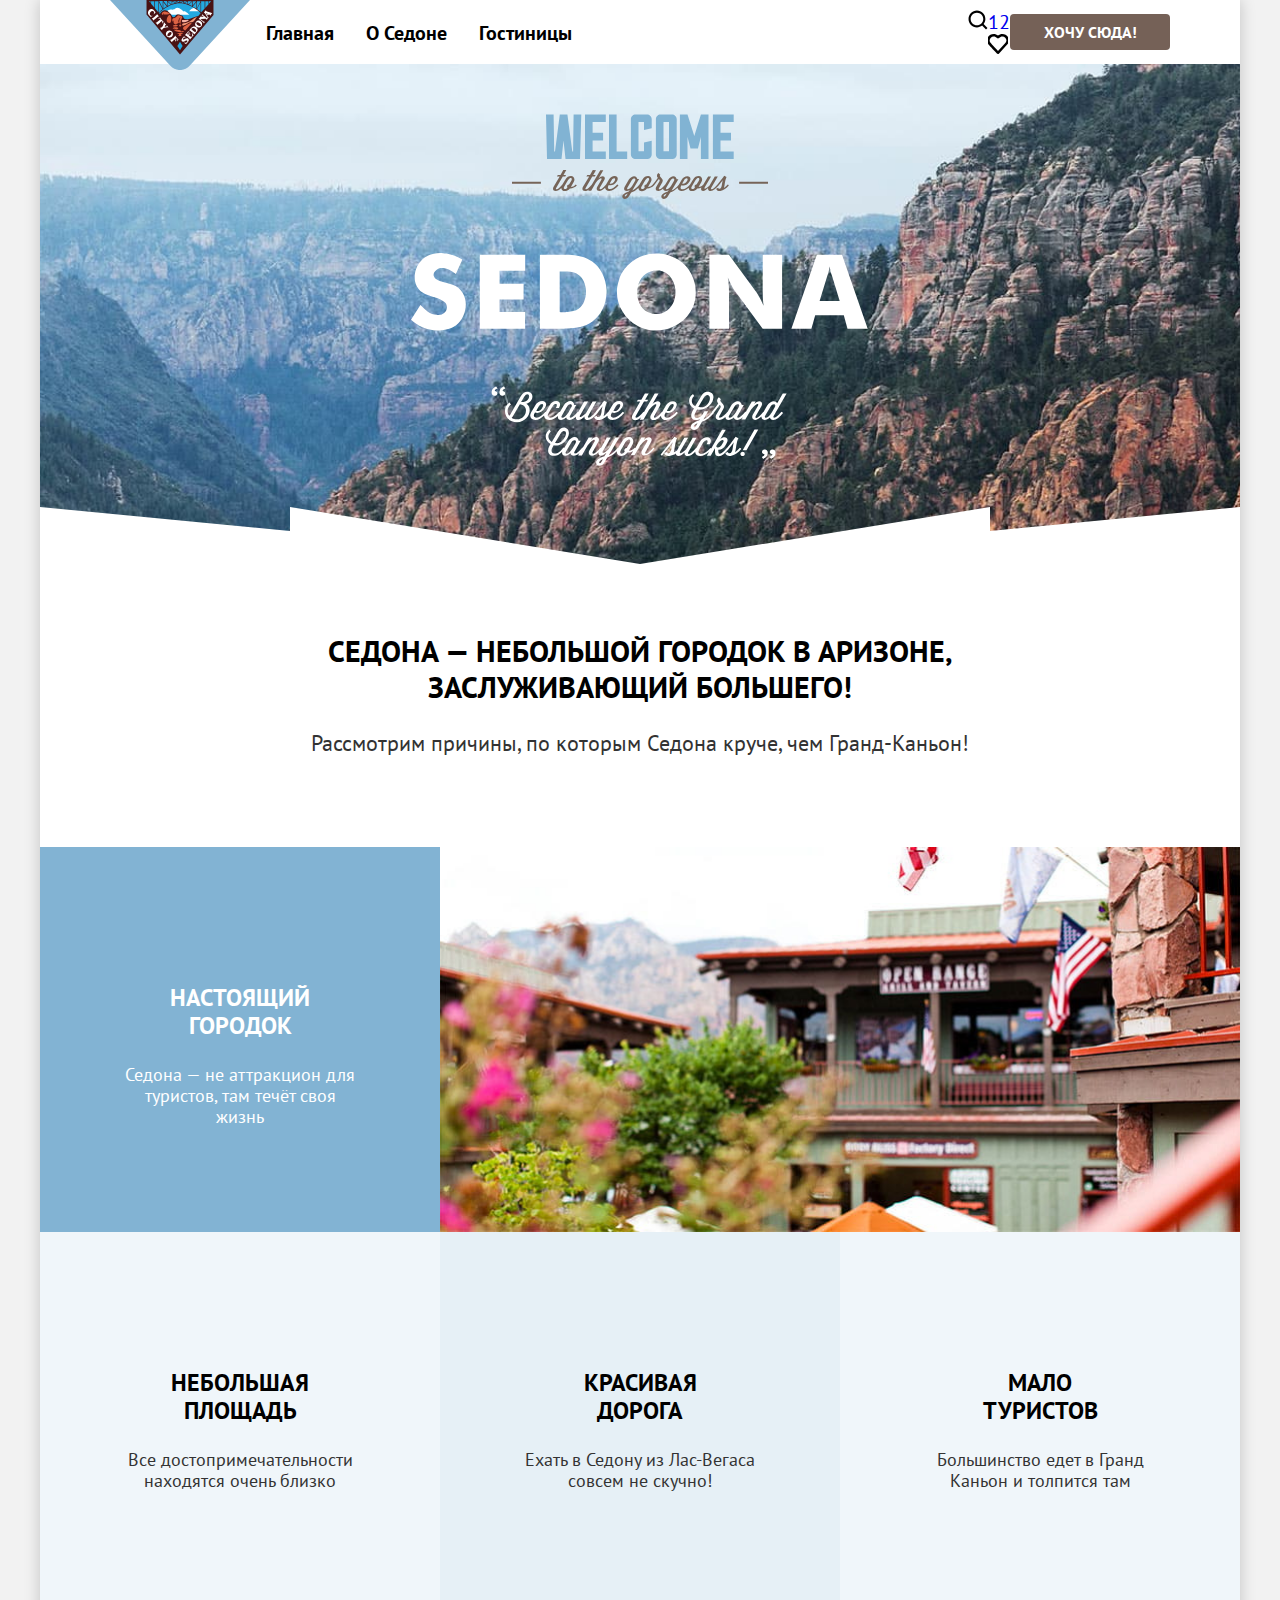
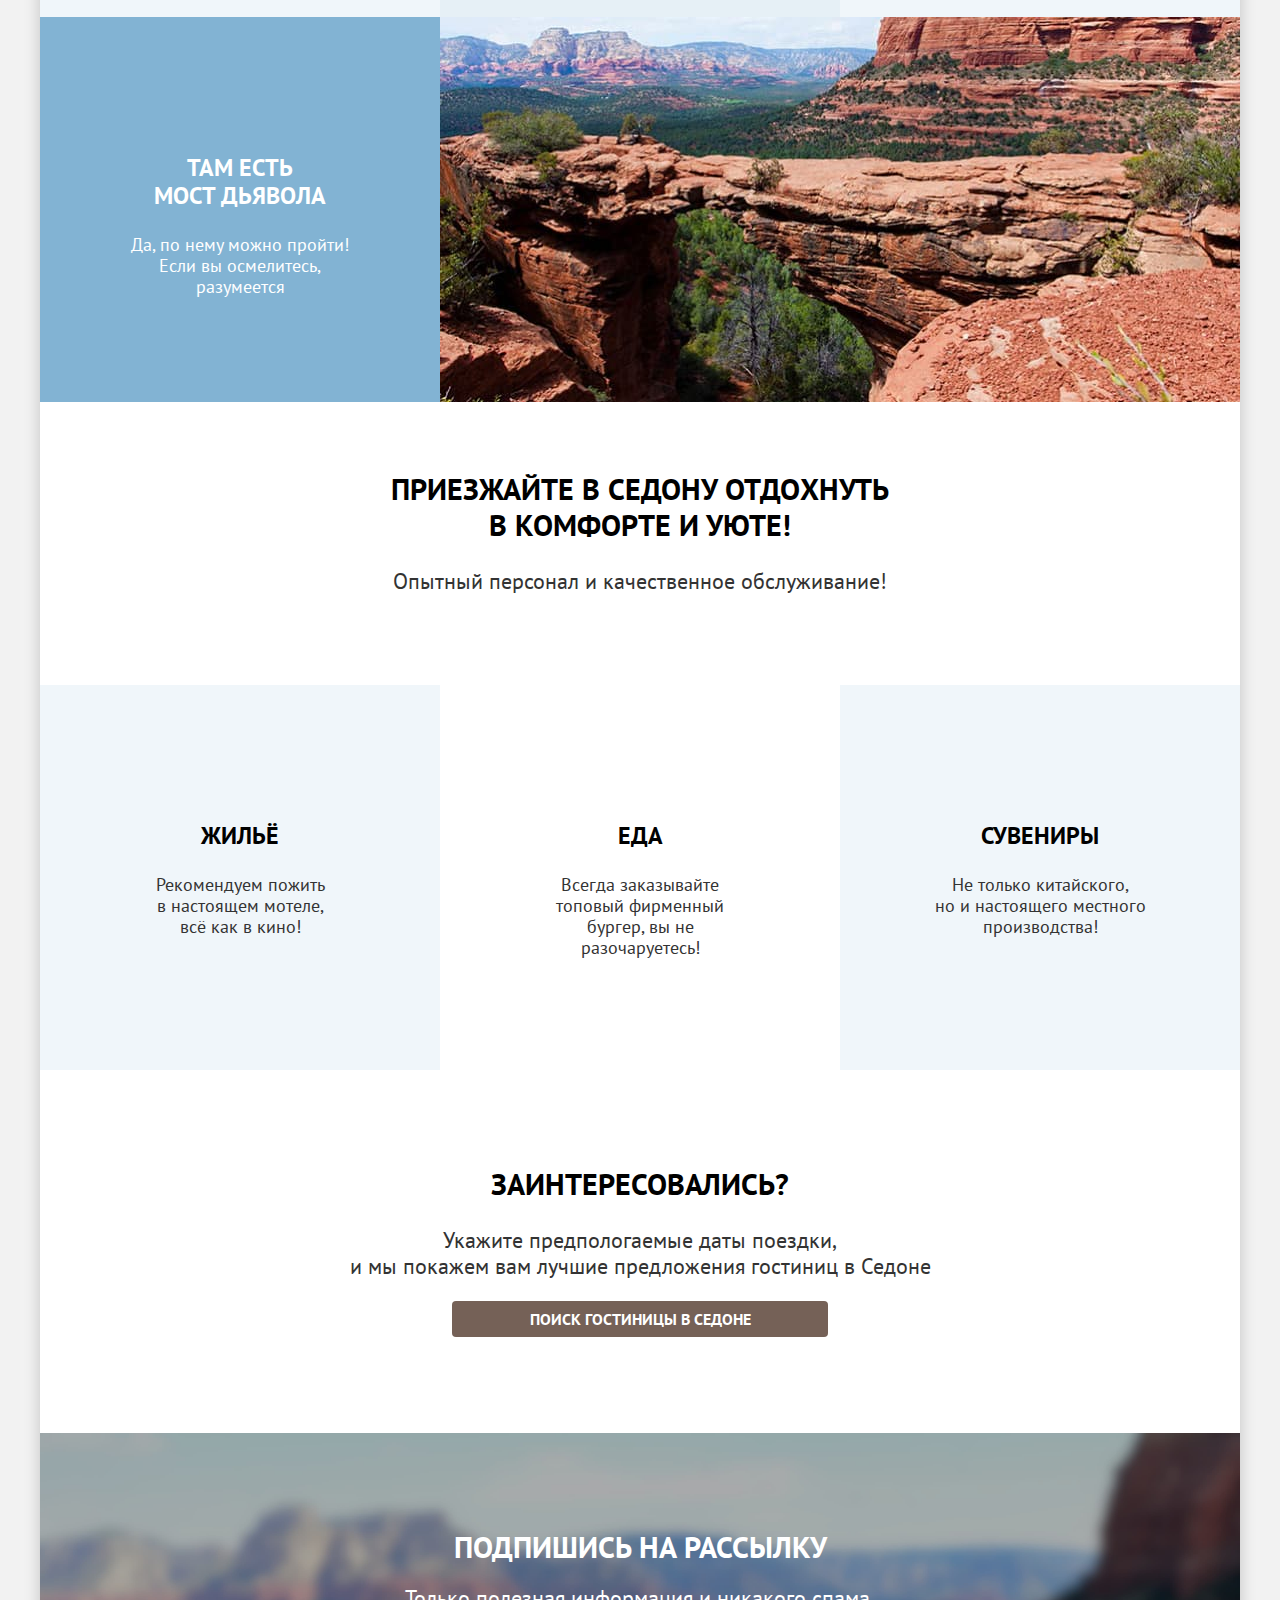
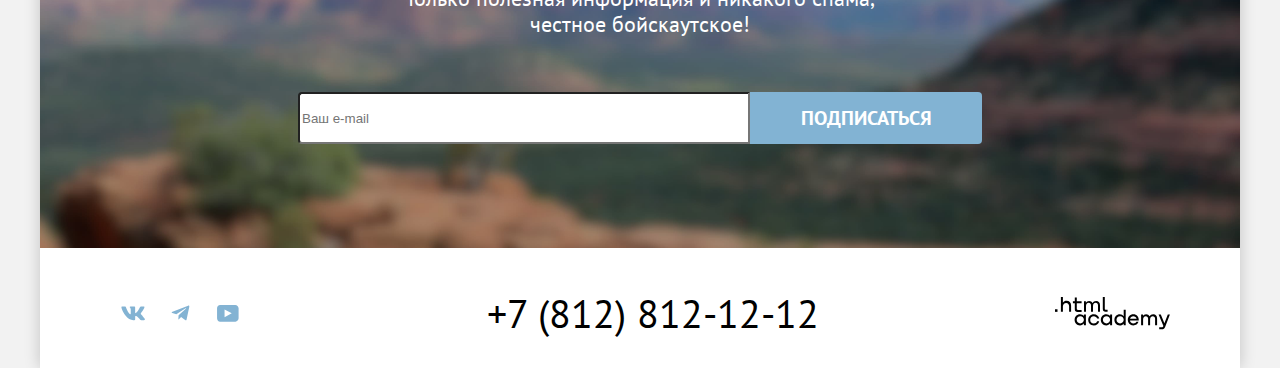
<file: 4/index.html>
<!DOCTYPE html>
<html lang="ru">

  <head>
    <meta charset="utf-8">
    <meta name="viewport" content="width=device-width, initial-scale=1.0">
    <title>HTML Academy: Седона</title>
    <link rel="stylesheet" href="styles/style.css">
    <base href="https://htmlacademy-htmlcss.github.io/2120291-sedona-36/4/">
</head>

  <body>
    <header class="header">
      <nav class="navigation">
        <a class="navigation-logo">
          <img src="images/svg/logo.svg" alt="Sedona" width="140" height="70">
        </a>
        <ul class="navigation-list list-reset">
          <li class="navigation-item">
            <a class="navigation-link navigation-link-current">Главная</a>
          </li>
          <li class="navigation-item">
            <a class="navigation-link" href="#">О Седоне</a>
          </li>
          <li class="navigation-item">
            <a class="navigation-link" href="catalog.html">Гостиницы</a>
          </li>
        </ul>

        <ul class="navigation-user list-reset">
          <li class="navigation-user-item">
            <a class="navigation-user-link navigation-user-search" href="#">
              <span class="visually-hidden">Поиск</span>
              <img src="images/svg/search.svg" alt="Поиск" width="20" height="20">
            </a>
          </li>
          <li class="navigation-user-item">
            <a class="navigation-user-link navigation-user-favorites" href="#">
              <span class="visually-hidden">Нравится</span>
              <span class="navigation-user-num">12</span>
              <img src="images/svg/like.svg" alt="Добавить в избранное" width="20" height="20">
            </a>
          </li>
        </ul>
        <a class="button button-dark navigation-button" href="#">Хочу сюда!</a>

      </nav>
    </header>
    <main class="main main-container">
      <section class="intro">
        <h1 class="visually-hidden">Добро пожаловать в Седону</h1>
        <div class="intro-img">
          <img src="images/svg/welcome.svg" alt="welcome to the gargeoys" width="458" height="352">
        </div>
      </section>
      <section class="advantages">
        <div class="page-description">
          <h2 class="page-title">Седона — небольшой городок в Аризоне, <br>заслуживающий большего!</h2>
          <p class="page-text">Рассмотрим причины, по которым Седона круче, чем Гранд&#8209;Каньон!</p>
        </div>
        <h2 class="visually-hidden">Преимущества</h2>
        <ul class="advantages-list list-reset">
          <li class="advantages-item advantages-item-full">
            <div class="advantages-container">
              <div class="advantages-content">
                <h3 class="advantages-title">Настоящий городок</h3>
                <p class="advantages-text">Седона — не аттракцион для туристов, там течёт своя жизнь</p>
              </div>
              <div class="advantages-image">
                <img src="images/home.jpg" alt="Фото здания в городе" width="800" height="384">
              </div>
            </div>
          </li>
          <li class="advantages-item">
            <div class="advantages-content">
              <h3 class="advantages-title">Небольшая <br>площадь</h3>
              <p class="advantages-text">Все достопримечательности находятся очень близко</p>
            </div>
          </li>
          <li class="advantages-item">
            <div class="advantages-content">
              <h3 class="advantages-title">Красивая <br>дорога</h3>
              <p class="advantages-text">Ехать в Седону из Лас-Вегаса совсем не скучно!</p>
            </div>
          </li>
          <li class="advantages-item">
            <div class="advantages-content">
              <h3 class="advantages-title">Мало <br>туристов</h3>
              <p class="advantages-text">Большинство едет в Гранд Каньон и толпится там</p>
            </div>
          </li>
          <li class="advantages-item advantages-item-full">
            <div class="advantages-container">
              <div class="advantages-content">
                <h3 class="advantages-title">Там есть <br>Мост Дьявола</h3>
                <p class="advantages-text">Да, по нему можно пройти!<br>Если вы осмелитесь, разумеется</p>
              </div>
              <div class="advantages-image">
                <img src="images/bridge-diablo.jpg" alt="Фото моста Дьявола" width="800" height="384">
              </div>
            </div>
          </li>
        </ul>
        <div class="page-description page-description-recommendation">
          <h2 class="page-title">Приезжайте в Седону отдохнуть <br>в комфорте и уюте!</h2>
          <p class="page-text">Опытный персонал и качественное обслуживание!</p>
        </div>
        <ul class="advantages-list advantages-list-recommendations list-reset">
          <li class="advantages-item">
            <div class="advantages-content advantages-content-home">
              <h3 class="advantages-title">Жильё</h3>
              <p class="advantages-text">Рекомендуем пожить в&nbsp;настоящем мотеле,<br>всё как в кино!</p>
            </div>
          </li>
          <li class="advantages-item">
            <div class="advantages-content advantages-content-food">
              <h3 class="advantages-title">Еда</h3>
              <p class="advantages-text">Всегда заказывайте топовый&nbsp;фирменный бургер, вы не разочаруетесь!</p>
            </div>
          </li>
          <li class="advantages-item">
            <div class="advantages-content advantages-content-souvenirs">
              <h3 class="advantages-title">Сувениры</h3>
              <p class="advantages-text">Не только китайского,<br>но и настоящего местного производства!</p>
            </div>
          </li>
        </ul>
      </section>

      <section class="search">
        <h2 class="search-title page-title">Заинтересовались?</h2>
        <p class="search-text page-text">Укажите предпологаемые даты поездки, <br> и мы покажем вам лучшие предложения гостиниц в Седоне</p>
        <a class="button button-dark search-button" href="#">Поиск гостиницы в седоне</a>
      </section>

      <section class="subscribe subscribe-home">
        <h2 class="subscribe-title page-title">Подпишись на рассылку</h2>
        <p class="subscribe-text page-text">Только полезная информация и никакого спама, <br>честное бойскаутское!</p>
        <form class="subscribe-form" action="https://echo.htmlacademy.ru/" method="post">
          <label class="visually-hidden" for="email">Ваш email</label>
          <input class="subscribe-input form-input" id="email" name="email" type="email" placeholder="Ваш e-mail" required>
          <button class="button button-light subscribe-button" type="submit">Подписаться</button>
        </form>
      </section>
    </main>
    <footer class="footer">
      <ul class="footer-social social list-reset">
        <li class="social-item">
          <a class="social-link" href="https://vk.com/htmlacademy">
            <span class="visually-hidden">VK</span>
            <img src="images/svg/icon-vk.svg" alt="Vk" width="47" height="40">
          </a>
        </li>
        <li class="social-item">
          <a class="social-link" href="https://t.me/htmlacademy">
            <span class="visually-hidden">telegram</span>
            <img src="images/svg/icon-tg.svg" alt="Телеграм" width="47" height="40">
          </a>
        </li>
        <li class="social-item">
          <a class="social-link" href="https://www.youtube.com/user/htmlacademyru">
            <span class="visually-hidden">YT</span>
            <img src="images/svg/icon-yt.svg" alt="Ютьюб" width="47" height="40">
          </a>
        </li>
      </ul>
      <a class="footer-phone" href="tel:+78128121212">+7 (812) 812-12-12</a>
      <a class="footer-logo" href="https://htmlacademy.ru/">
        <span class="visually-hidden">Логотип htmlacademy</span>
        <img src="images/svg/icon-htmlcademy.svg" alt="Значек HTML Academy" width="115" height="33">
      </a>

    </footer>
  </body>

</html>
</file>
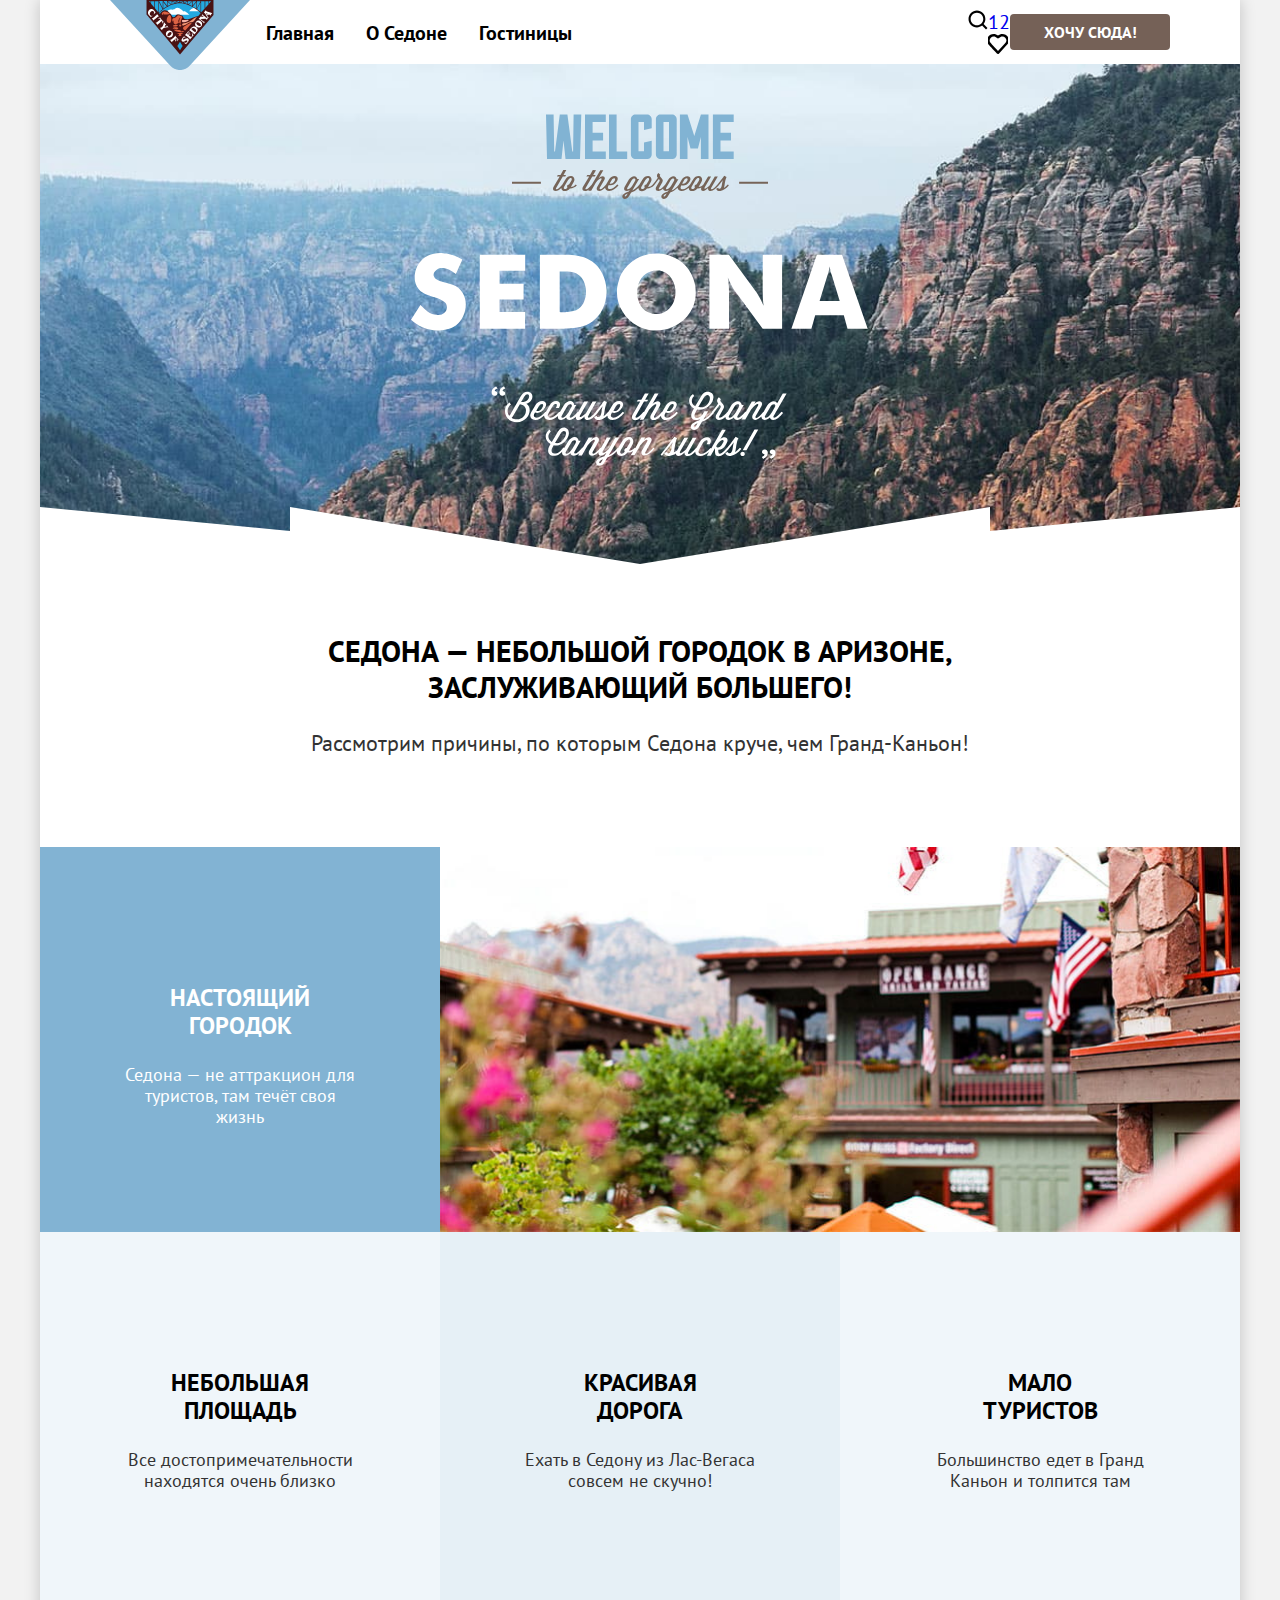
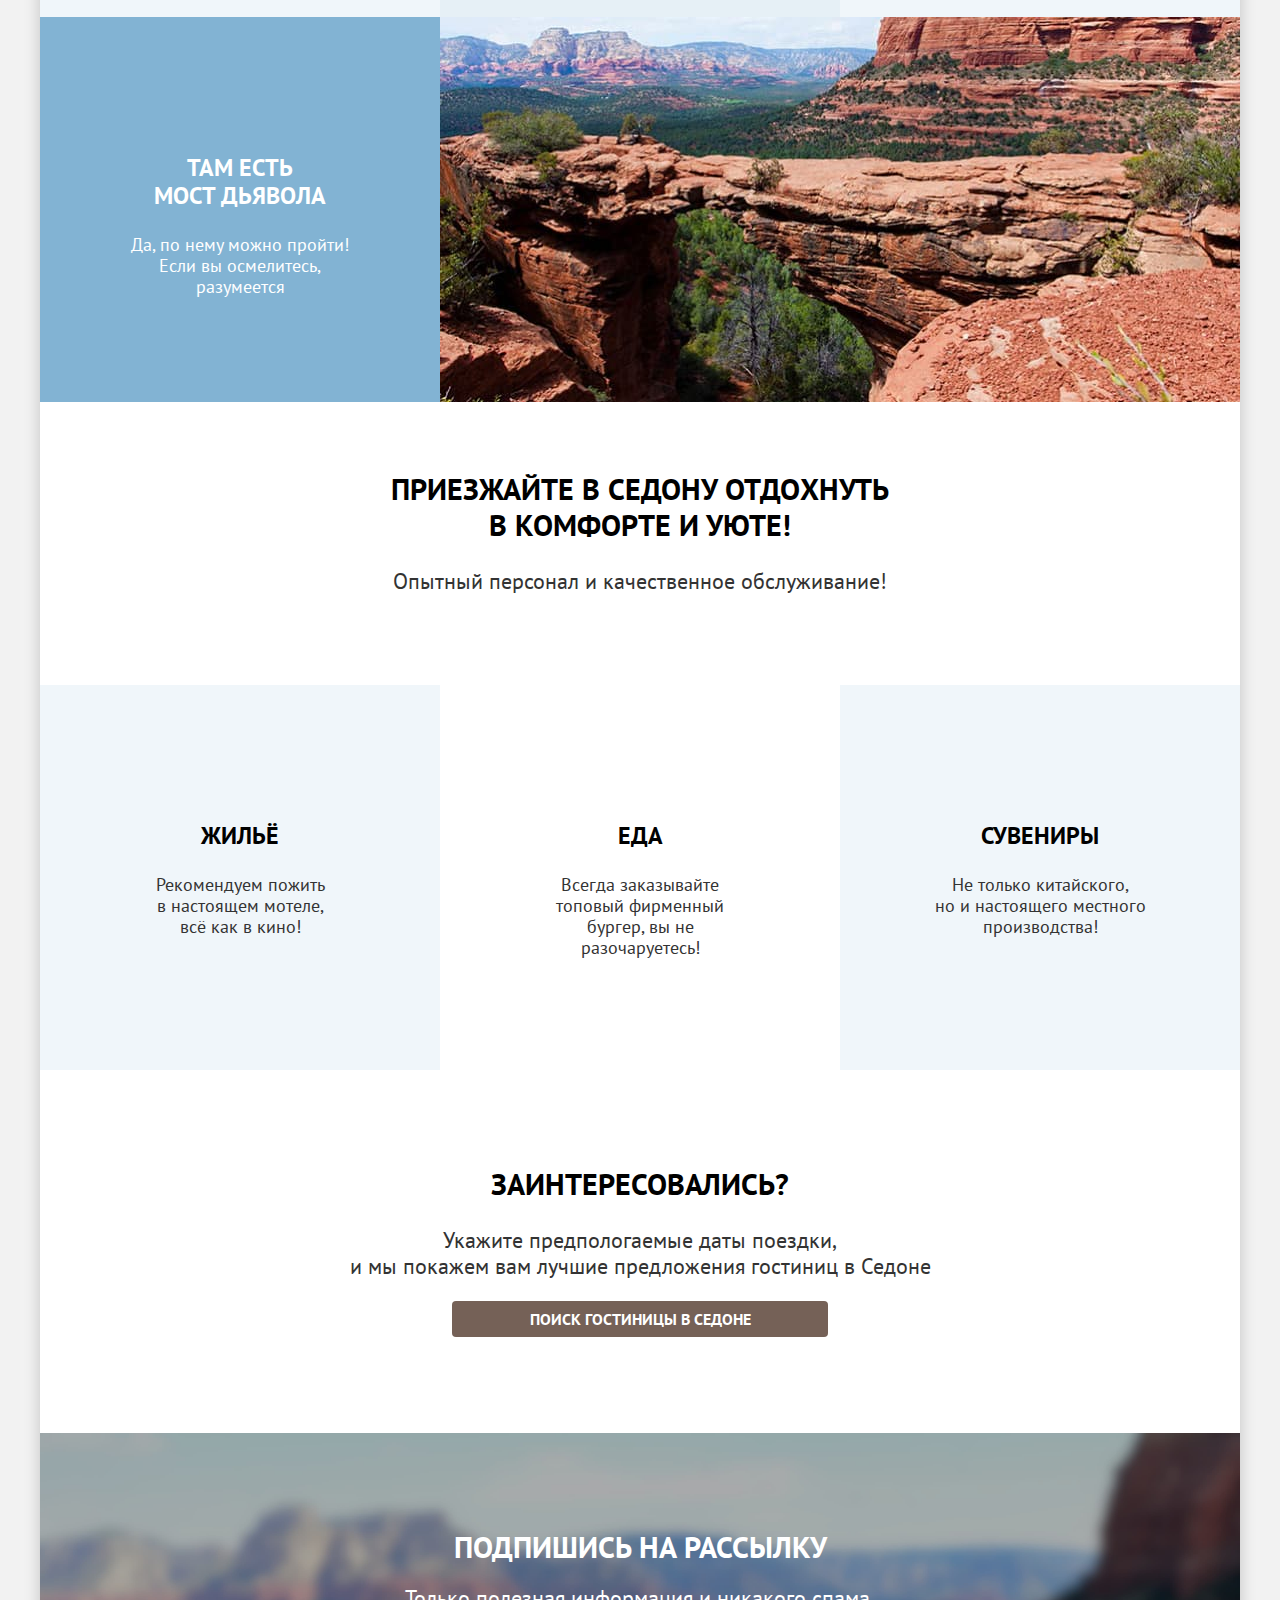
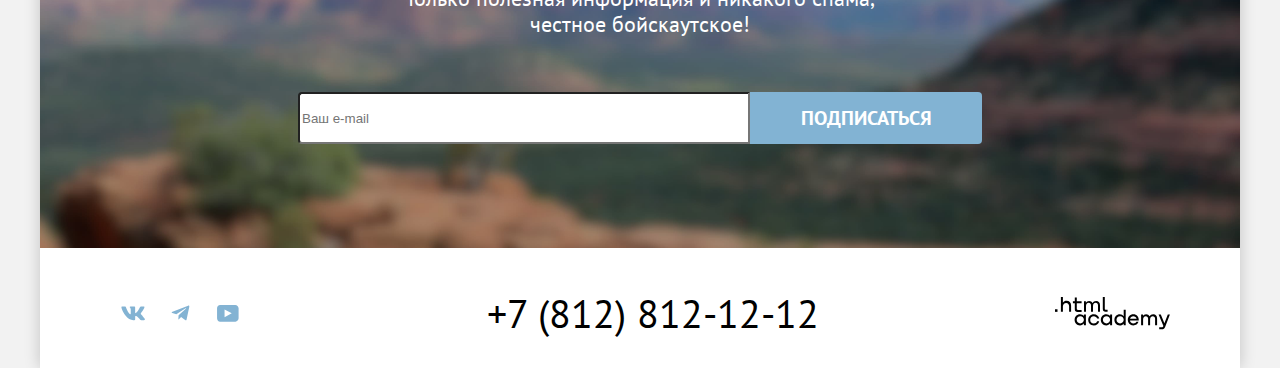
<file: 5/index.html>
<!DOCTYPE html>
<html lang="ru">

  <head>
    <meta charset="utf-8">
    <meta name="viewport" content="width=device-width, initial-scale=1.0">
    <title>HTML Academy: Седона</title>
    <link rel="stylesheet" href="styles/style.css">
    <base href="https://htmlacademy-htmlcss.github.io/2120291-sedona-36/5/">
</head>

  <body>
    <header class="header">
      <nav class="navigation">
        <a class="navigation-logo">
          <img src="images/svg/logo.svg" alt="Sedona" width="140" height="70">
        </a>
        <ul class="navigation-list list-reset">
          <li class="navigation-item">
            <a class="navigation-link navigation-link-current">Главная</a>
          </li>
          <li class="navigation-item">
            <a class="navigation-link" href="#">О Седоне</a>
          </li>
          <li class="navigation-item">
            <a class="navigation-link" href="catalog.html">Гостиницы</a>
          </li>
        </ul>

        <ul class="navigation-user list-reset">
          <li class="navigation-user-item">
            <a class="navigation-user-link navigation-user-search" href="#">
              <span class="visually-hidden">Поиск</span>
              <img src="images/svg/search.svg" alt="Поиск" width="20" height="20">
            </a>
          </li>
          <li class="navigation-user-item">
            <a class="navigation-user-link navigation-user-favorites" href="#">
              <span class="visually-hidden">Нравится</span>
              <span class="navigation-user-num">12</span>
              <img src="images/svg/like.svg" alt="Добавить в избранное" width="20" height="20">
            </a>
          </li>
        </ul>
        <a class="button button-dark navigation-button" href="#">Хочу сюда!</a>

      </nav>
    </header>
    <main class="main main-container">
      <section class="intro">
        <h1 class="visually-hidden">Добро пожаловать в Седону</h1>
        <div class="intro-img">
          <img src="images/svg/welcome.svg" alt="welcome to the gargeoys" width="458" height="352">
        </div>
      </section>
      <section class="advantages">
        <div class="page-description">
          <h2 class="page-title">Седона — небольшой городок в Аризоне, <br>заслуживающий большего!</h2>
          <p class="page-text">Рассмотрим причины, по которым Седона круче, чем Гранд&#8209;Каньон!</p>
        </div>
        <h2 class="visually-hidden">Преимущества</h2>
        <ul class="advantages-list list-reset">
          <li class="advantages-item advantages-item-full">
            <div class="advantages-container">
              <div class="advantages-content">
                <h3 class="advantages-title">Настоящий городок</h3>
                <p class="advantages-text">Седона — не аттракцион для туристов, там течёт своя жизнь</p>
              </div>
              <div class="advantages-image">
                <img src="images/home.jpg" alt="Фото здания в городе" width="800" height="384">
              </div>
            </div>
          </li>
          <li class="advantages-item">
            <div class="advantages-content">
              <h3 class="advantages-title">Небольшая <br>площадь</h3>
              <p class="advantages-text">Все достопримечательности находятся очень близко</p>
            </div>
          </li>
          <li class="advantages-item">
            <div class="advantages-content">
              <h3 class="advantages-title">Красивая <br>дорога</h3>
              <p class="advantages-text">Ехать в Седону из Лас-Вегаса совсем не скучно!</p>
            </div>
          </li>
          <li class="advantages-item">
            <div class="advantages-content">
              <h3 class="advantages-title">Мало <br>туристов</h3>
              <p class="advantages-text">Большинство едет в Гранд Каньон и толпится там</p>
            </div>
          </li>
          <li class="advantages-item advantages-item-full">
            <div class="advantages-container">
              <div class="advantages-content">
                <h3 class="advantages-title">Там есть <br>Мост Дьявола</h3>
                <p class="advantages-text">Да, по нему можно пройти!<br>Если вы осмелитесь, разумеется</p>
              </div>
              <div class="advantages-image">
                <img src="images/bridge-diablo.jpg" alt="Фото моста Дьявола" width="800" height="384">
              </div>
            </div>
          </li>
        </ul>
        <div class="page-description page-description-recommendation">
          <h2 class="page-title">Приезжайте в Седону отдохнуть <br>в комфорте и уюте!</h2>
          <p class="page-text">Опытный персонал и качественное обслуживание!</p>
        </div>
        <ul class="advantages-list advantages-list-recommendations list-reset">
          <li class="advantages-item">
            <div class="advantages-content advantages-content-home">
              <h3 class="advantages-title">Жильё</h3>
              <p class="advantages-text">Рекомендуем пожить в&nbsp;настоящем мотеле,<br>всё как в кино!</p>
            </div>
          </li>
          <li class="advantages-item">
            <div class="advantages-content advantages-content-food">
              <h3 class="advantages-title">Еда</h3>
              <p class="advantages-text">Всегда заказывайте топовый&nbsp;фирменный бургер, вы не разочаруетесь!</p>
            </div>
          </li>
          <li class="advantages-item">
            <div class="advantages-content advantages-content-souvenirs">
              <h3 class="advantages-title">Сувениры</h3>
              <p class="advantages-text">Не только китайского,<br>но и настоящего местного производства!</p>
            </div>
          </li>
        </ul>
      </section>

      <section class="search">
        <h2 class="search-title page-title">Заинтересовались?</h2>
        <p class="search-text page-text">Укажите предпологаемые даты поездки, <br> и мы покажем вам лучшие предложения гостиниц в Седоне</p>
        <a class="button button-dark search-button" href="#">Поиск гостиницы в седоне</a>
      </section>

      <section class="subscribe subscribe-home">
        <h2 class="subscribe-title page-title">Подпишись на рассылку</h2>
        <p class="subscribe-text page-text">Только полезная информация и никакого спама, <br>честное бойскаутское!</p>
        <form class="subscribe-form" action="https://echo.htmlacademy.ru/" method="post">
          <label class="visually-hidden" for="email">Ваш email</label>
          <input class="subscribe-input form-input" id="email" name="email" type="email" placeholder="Ваш e-mail" required>
          <button class="button button-light subscribe-button" type="submit">Подписаться</button>
        </form>
      </section>
    </main>
    <footer class="footer">
      <ul class="footer-social social list-reset">
        <li class="social-item">
          <a class="social-link" href="https://vk.com/htmlacademy">
            <span class="visually-hidden">VK</span>
            <img src="images/svg/icon-vk.svg" alt="Vk" width="47" height="40">
          </a>
        </li>
        <li class="social-item">
          <a class="social-link" href="https://t.me/htmlacademy">
            <span class="visually-hidden">telegram</span>
            <img src="images/svg/icon-tg.svg" alt="Телеграм" width="47" height="40">
          </a>
        </li>
        <li class="social-item">
          <a class="social-link" href="https://www.youtube.com/user/htmlacademyru">
            <span class="visually-hidden">YT</span>
            <img src="images/svg/icon-yt.svg" alt="Ютьюб" width="47" height="40">
          </a>
        </li>
      </ul>
      <a class="footer-phone" href="tel:+78128121212">+7 (812) 812-12-12</a>
      <a class="footer-logo" href="https://htmlacademy.ru/">
        <span class="visually-hidden">Логотип htmlacademy</span>
        <img src="images/svg/icon-htmlcademy.svg" alt="Значек HTML Academy" width="115" height="33">
      </a>

    </footer>
  </body>

</html>
</file>
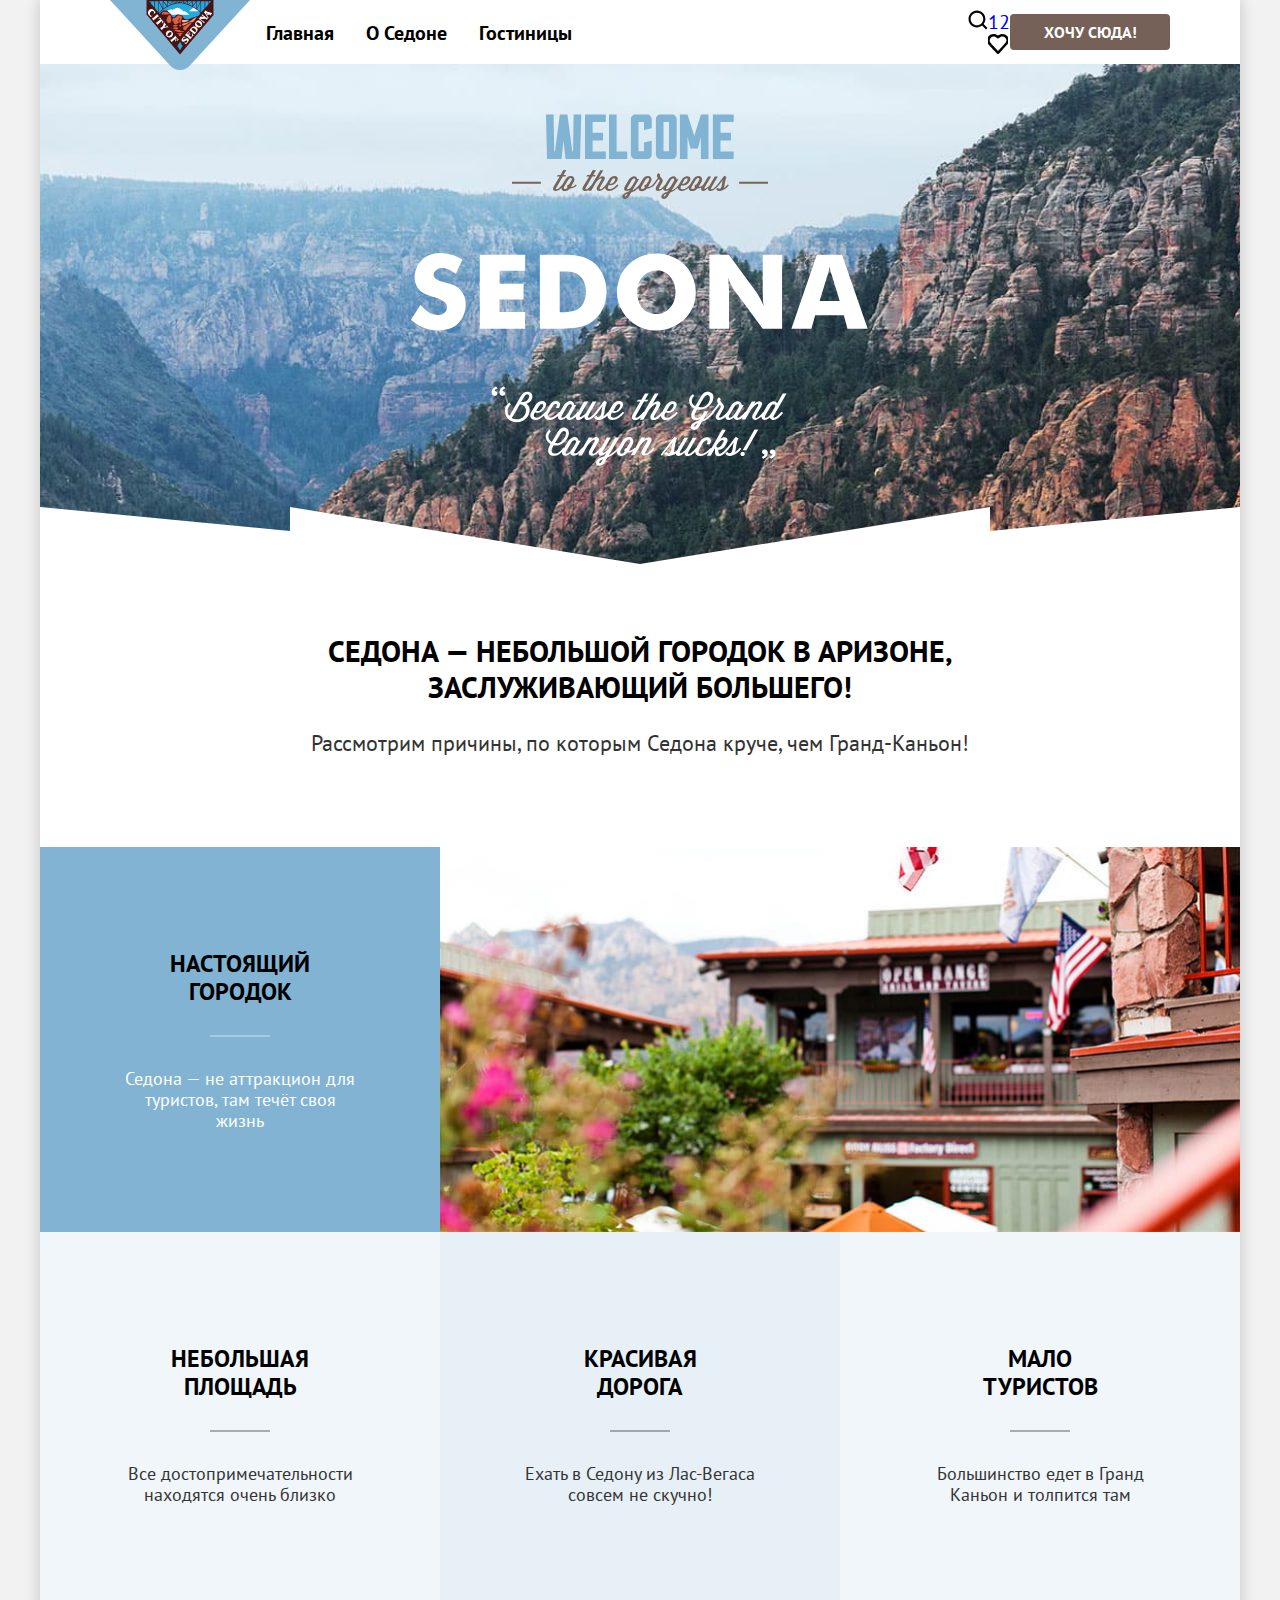
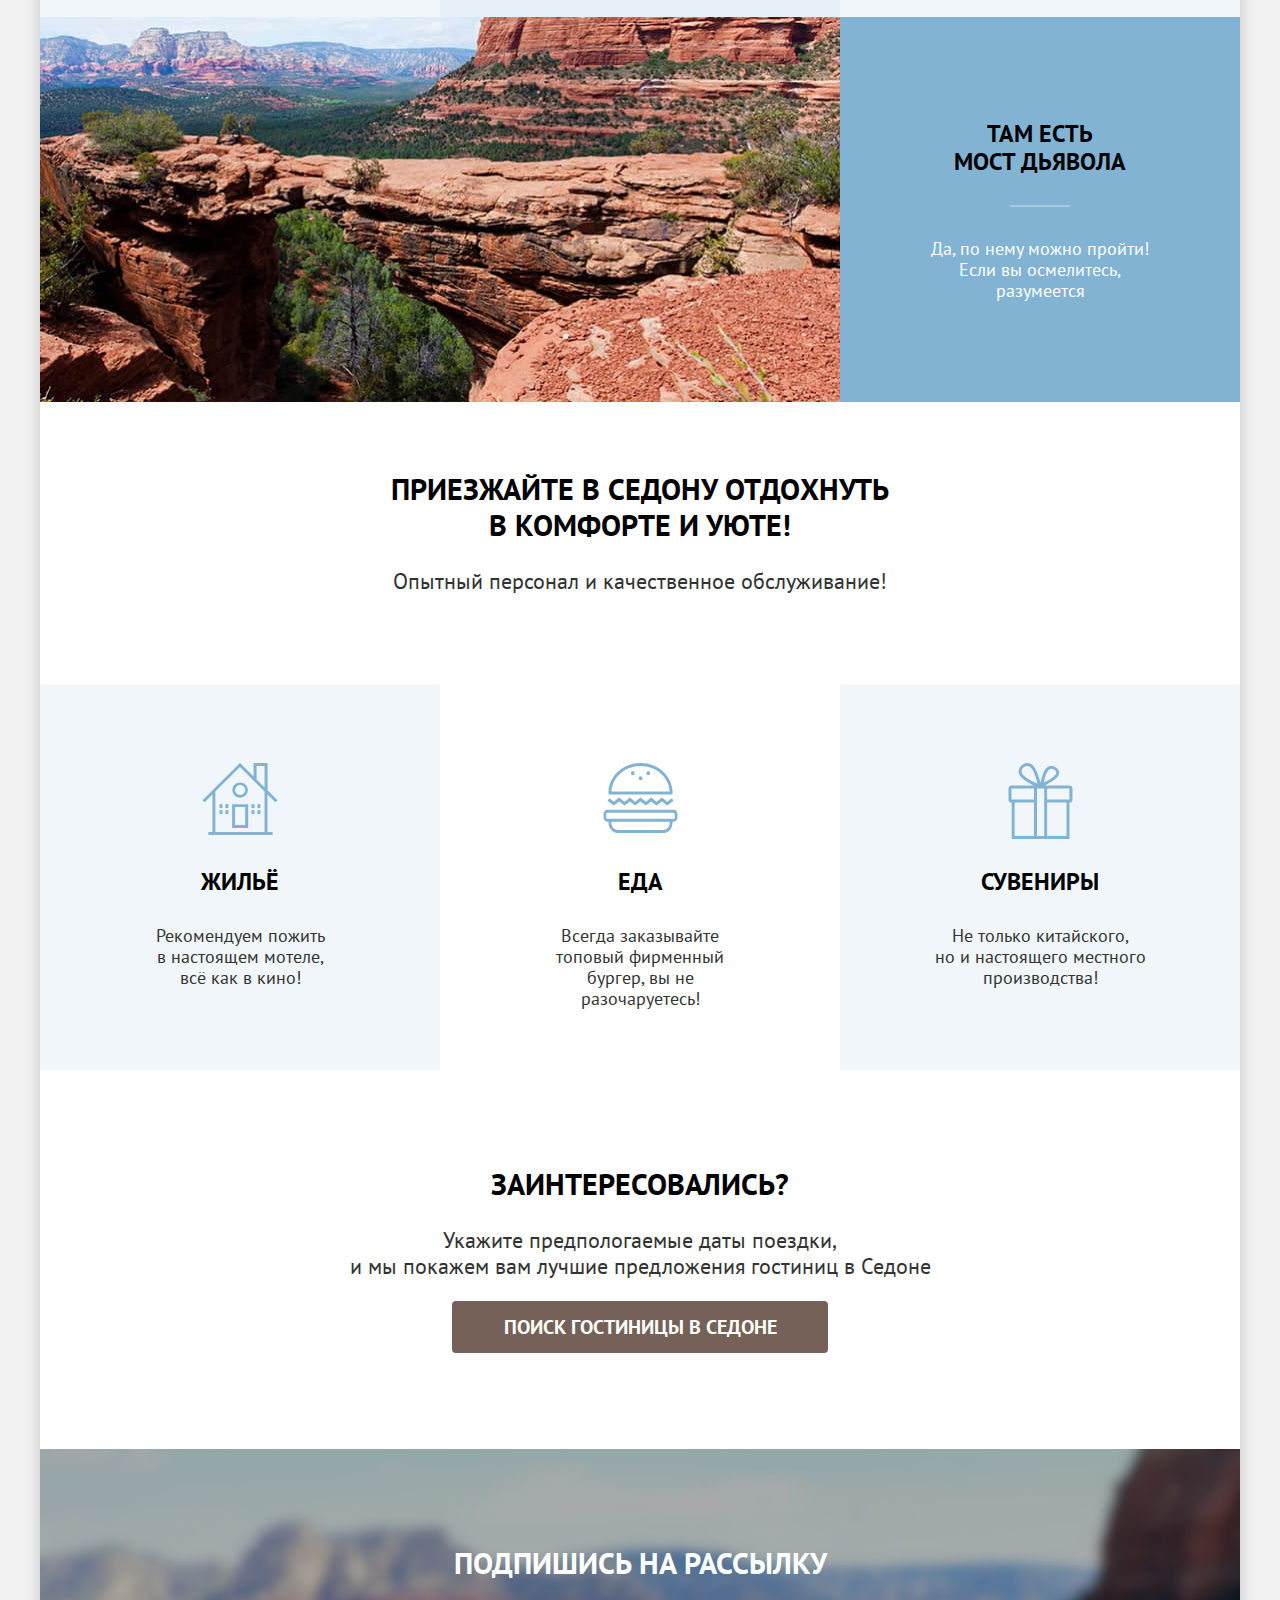
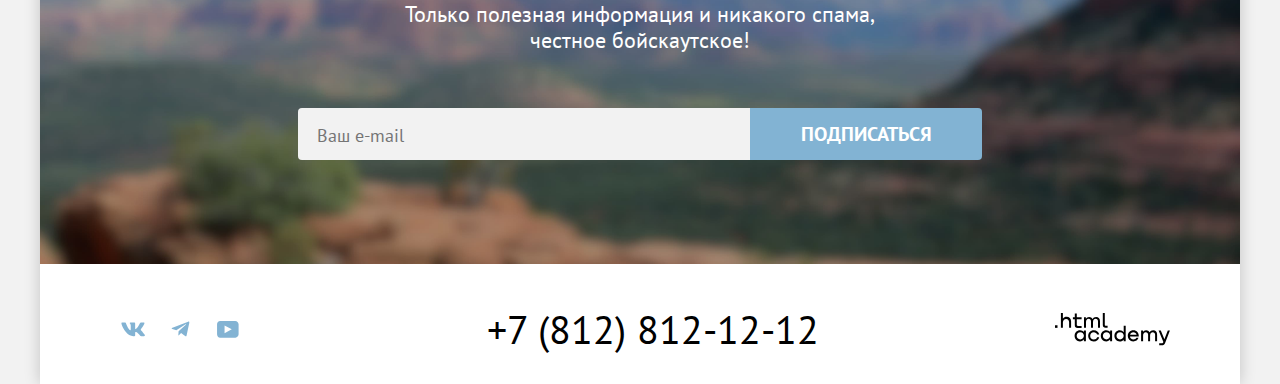
<file: 6/index.html>
<!DOCTYPE html>
<html lang="ru">

  <head>
    <meta charset="utf-8">
    <meta name="viewport" content="width=device-width, initial-scale=1.0">
    <title>HTML Academy: Седона</title>
    <link rel="stylesheet" href="styles/style.css">
    <base href="https://htmlacademy-htmlcss.github.io/2120291-sedona-36/6/">
</head>

  <body>
    <header class="header">
      <nav class="navigation">
        <a class="navigation-logo">
          <img src="images/svg/logo.svg" alt="Sedona" width="140" height="70">
        </a>
        <ul class="navigation-list list-reset">
          <li class="navigation-item">
            <a class="navigation-link navigation-link-current">Главная</a>
          </li>
          <li class="navigation-item">
            <a class="navigation-link" href="#">О Седоне</a>
          </li>
          <li class="navigation-item">
            <a class="navigation-link" href="catalog.html">Гостиницы</a>
          </li>
        </ul>

        <ul class="navigation-user list-reset">
          <li class="navigation-user-item">
            <a class="navigation-user-link navigation-user-search" href="#">
              <span class="visually-hidden">Поиск</span>
              <img src="images/svg/search.svg" alt="Поиск" width="20" height="20">
            </a>
          </li>
          <li class="navigation-user-item">
            <a class="navigation-user-link navigation-user-favorites" href="#">
              <span class="visually-hidden">Нравится</span>
              <span class="navigation-user-num">12</span>
              <img src="images/svg/like.svg" alt="Добавить в избранное" width="20" height="20">
            </a>
          </li>
        </ul>
        <a class="button button-dark navigation-button" href="#">Хочу сюда!</a>

      </nav>
    </header>
    <main class="main main-container">
      <section class="intro">
        <h1 class="visually-hidden">Добро пожаловать в Седону</h1>
        <div class="intro-img">
          <img src="images/svg/welcome.svg" alt="welcome to the gargeoys" width="458" height="352">
        </div>
      </section>
      <section class="advantages">
        <div class="page-description">
          <h2 class="page-title">Седона — небольшой городок в Аризоне, <br>заслуживающий большего!</h2>
          <p class="page-text">Рассмотрим причины, по которым Седона круче, чем Гранд&#8209;Каньон!</p>
        </div>
        <h2 class="visually-hidden">Преимущества</h2>
        <ul class="advantages-list list-reset">
          <li class="advantages-item advantages-item-full">
            <div class="advantages-container">
              <div class="advantages-content">
                <h3 class="advantages-title">Настоящий городок</h3>
                <p class="advantages-text">Седона — не аттракцион для туристов, там течёт своя жизнь</p>
              </div>
              <div class="advantages-image">
                <img src="images/home.jpg" alt="Фото здания в городе" width="800" height="384">
              </div>
            </div>
          </li>
          <li class="advantages-item">
            <div class="advantages-content">
              <h3 class="advantages-title">Небольшая <br>площадь</h3>
              <p class="advantages-text">Все достопримечательности находятся очень близко</p>
            </div>
          </li>
          <li class="advantages-item">
            <div class="advantages-content">
              <h3 class="advantages-title">Красивая <br>дорога</h3>
              <p class="advantages-text">Ехать в Седону из Лас-Вегаса совсем не скучно!</p>
            </div>
          </li>
          <li class="advantages-item">
            <div class="advantages-content">
              <h3 class="advantages-title">Мало <br>туристов</h3>
              <p class="advantages-text">Большинство едет в Гранд Каньон и толпится там</p>
            </div>
          </li>
          <li class="advantages-item advantages-item-full">
            <div class="advantages-container">
              <div class="advantages-content">
                <h3 class="advantages-title">Там есть <br>Мост Дьявола</h3>
                <p class="advantages-text">Да, по нему можно пройти!<br>Если вы осмелитесь, разумеется</p>
              </div>
              <div class="advantages-image">
                <img src="images/bridge-diablo.jpg" alt="Фото моста Дьявола" width="800" height="384">
              </div>
            </div>
          </li>
        </ul>
        <div class="page-description page-description-recommendation">
          <h2 class="page-title">Приезжайте в Седону отдохнуть <br>в комфорте и уюте!</h2>
          <p class="page-text">Опытный персонал и качественное обслуживание!</p>
        </div>
        <ul class="advantages-list advantages-list-recommendations list-reset">
          <li class="advantages-item">
            <div class="advantages-content advantages-content-home">
              <h3 class="advantages-title">Жильё</h3>
              <p class="advantages-text">Рекомендуем пожить в&nbsp;настоящем мотеле,<br>всё как в кино!</p>
            </div>
          </li>
          <li class="advantages-item">
            <div class="advantages-content advantages-content-food">
              <h3 class="advantages-title">Еда</h3>
              <p class="advantages-text">Всегда заказывайте топовый&nbsp;фирменный бургер, вы не разочаруетесь!</p>
            </div>
          </li>
          <li class="advantages-item">
            <div class="advantages-content advantages-content-souvenirs">
              <h3 class="advantages-title">Сувениры</h3>
              <p class="advantages-text">Не только китайского,<br>но и настоящего местного производства!</p>
            </div>
          </li>
        </ul>
      </section>

      <section class="search">
        <h2 class="search-title page-title">Заинтересовались?</h2>
        <p class="search-text page-text">Укажите предпологаемые даты поездки, <br> и мы покажем вам лучшие предложения гостиниц в Седоне</p>
        <a class="button button-dark search-button" href="#">Поиск гостиницы в седоне</a>
      </section>

      <section class="subscribe subscribe-home">
        <h2 class="subscribe-title page-title">Подпишись на рассылку</h2>
        <p class="subscribe-text page-text">Только полезная информация и никакого спама, <br>честное бойскаутское!</p>
        <form class="subscribe-form" action="https://echo.htmlacademy.ru/" method="post">
          <label class="visually-hidden" for="email">Ваш email</label>
          <input class="subscribe-input form-input" id="email" name="email" type="email" placeholder="Ваш e-mail" required>
          <button class="button button-light subscribe-button" type="submit">Подписаться</button>
        </form>
      </section>
    </main>
    <footer class="footer">
      <ul class="footer-social social list-reset">
        <li class="social-item">
          <a class="social-link" href="https://vk.com/htmlacademy">
            <span class="visually-hidden">VK</span>
            <img src="images/svg/icon-vk.svg" alt="Vk" width="47" height="40">
          </a>
        </li>
        <li class="social-item">
          <a class="social-link" href="https://t.me/htmlacademy">
            <span class="visually-hidden">telegram</span>
            <img src="images/svg/icon-tg.svg" alt="Телеграм" width="47" height="40">
          </a>
        </li>
        <li class="social-item">
          <a class="social-link" href="https://www.youtube.com/user/htmlacademyru">
            <span class="visually-hidden">YT</span>
            <img src="images/svg/icon-yt.svg" alt="Ютьюб" width="47" height="40">
          </a>
        </li>
      </ul>
      <a class="footer-phone" href="tel:+78128121212">+7 (812) 812-12-12</a>
      <a class="footer-logo" href="https://htmlacademy.ru/">
        <span class="visually-hidden">Логотип htmlacademy</span>
        <img src="images/svg/icon-htmlcademy.svg" alt="Значек HTML Academy" width="115" height="33">
      </a>

    </footer>
  </body>

</html>
</file>
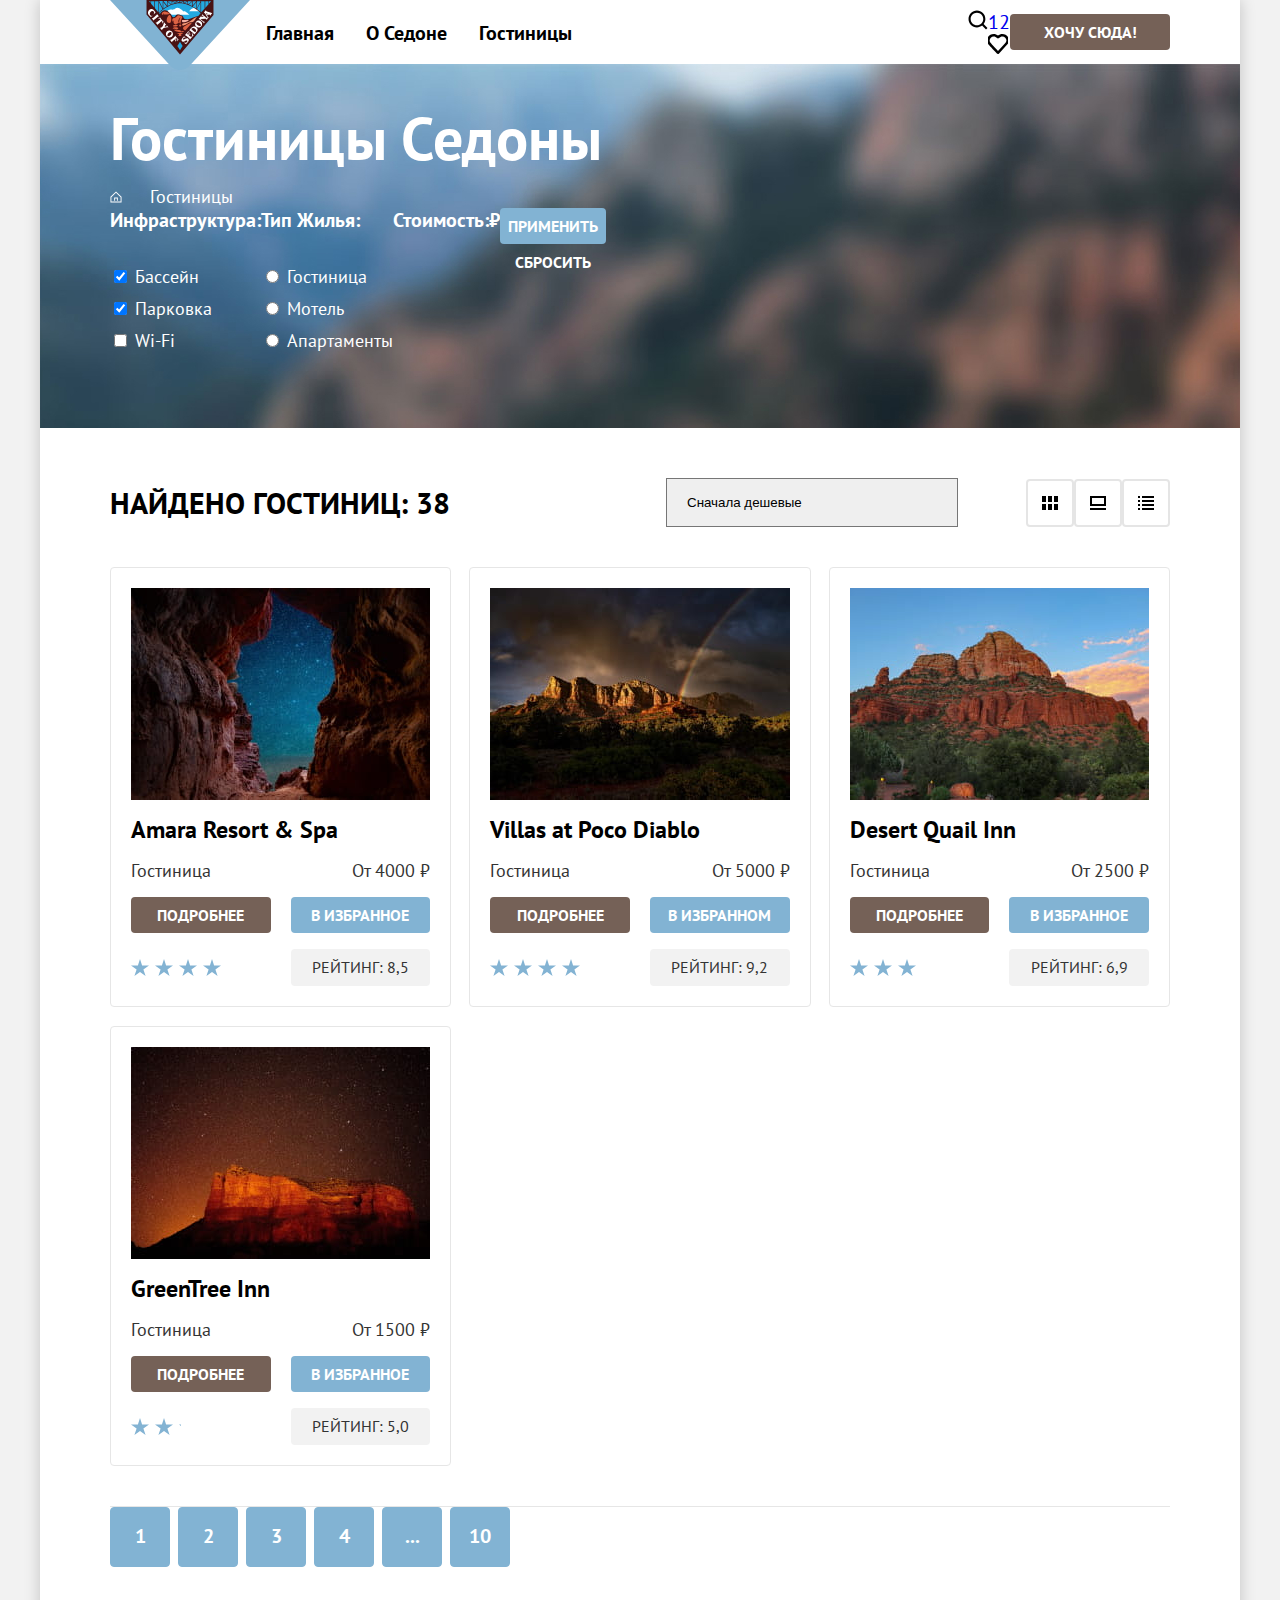
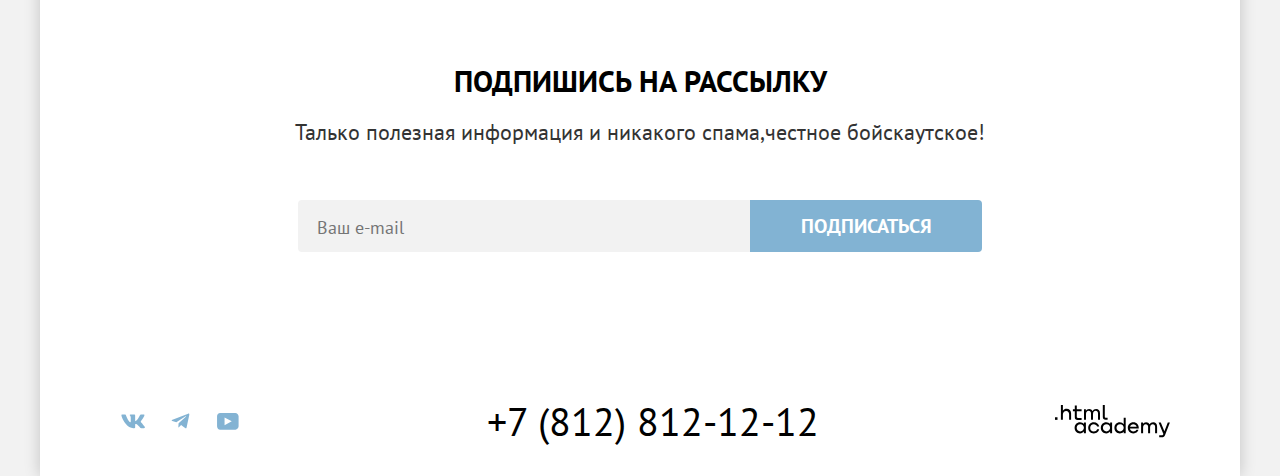
<file: catalog.html>
<!DOCTYPE html>
<html lang="ru">

  <head>
    <meta charset="UTF-8">
    <meta name="viewport" content="width=device-width, initial-scale=1.0">
    <title>Каталог</title>
    <link rel="stylesheet" href="styles/style.css">
  </head>

  <body>
    <header class="header">
      <nav class="navigation">
        <a class="navigation-logo" href="index.html">
          <img src="images/svg/logo.svg" alt="Sedona" width="140" height="70">
        </a>
        <ul class="navigation-list list-reset">
          <li class="navigation-item">
            <a class="navigation-link navigation-link-current" href="index.html">Главная</a>
          </li>
          <li class="navigation-item">
            <a class="navigation-link" href="#">О Седоне</a>
          </li>
          <li class="navigation-item">
            <a class="navigation-link navigation-link-current" href="catalog.html">Гостиницы</a>
          </li>
        </ul>
        <ul class="navigation-user list-reset">
          <li class="navigation-user-item">
            <a class="navigation-user-link navigation-user-search" href="#">
              <span class="visually-hidden">Поиск</span>
              <img src="images/svg/search.svg" alt="Поиск" width="20" height="20">
            </a>
          </li>
          <li class="navigation-user-item">
            <a class="navigation-user-link navigation-user-favorites" href="#">
              <span class="visually-hidden">Нравится</span>
              <span class="navigation-user-num">12</span>
              <img src="images/svg/like.svg" alt="Добавить в избранное" width="20" height="20">
            </a>
          </li>
        </ul>
        <a class="button button-dark navigation-button" href="#">Хочу сюда!</a>
      </nav>
    </header>
    <main class="main main-catalog">
      <section class="main-form">
        <h1 class="inner-header-title">Гостиницы Седоны</h1>
        <ul class="breadcrumbs list-reset">
          <li class="breadcrumbs-item breadcrumbs-item-home">
            <a class="breadcrumbs-link" href="index.html">
              <span class="visually-hidden">Главная</span>
              <img src="images/svg/mini-home.svg" alt="Главное" width="12" height="12">
            </a>
          </li>
          <li class="breadcrumbs-item">
            <a class="breadcrumbs-link breadcrumbs-link-current">Гостиницы</a>
          </li>
        </ul>
        <h2 class="visually-hidden">Список гостиниц с фильтрами</h2>
        <form class="catalog-filter" action="https://echo.htmlacademy.ru/" method="get">

          <fieldset class="filter-group filter-group-checkbox">
            <legend class="filter-title">Инфраструктура:</legend>
            <ul class="filter-list list-reset">
              <li class="filter-list-item">
                <input class="filter-control-input" type="checkbox" id="pool" name="pool" checked>
                <label class="filter-control-lable" for="pool">Бассейн</label>
              </li>
              <li class="filter-list-item">
                <input class="filter-control-input" type="checkbox" id="space" name="parking" checked>
                <label class="filter-control-lable" for="space">Парковка</label>
              </li>
              <li class="filter-list-item">
                <input class="filter-control-input" type="checkbox" id="wi-fi" name="wi-fi">
                <label class="filter-control-lable" for="wi-fi">Wi-Fi</label>
              </li>
            </ul>
          </fieldset>
          <fieldset class="filter-group filter-group-radio">
            <legend class="filter-title">Тип Жилья:</legend>
            <ul class="filter-list list-reset">
              <li class="filter-list-item">
                <input class="filter-control-input" type="radio" id="hotels" name="hotel-group">
                <label class="filter-control-lable" for="hotels">Гостиница</label>
              </li>
              <li class="filter-list-item">
                <input class="filter-control-input" type="radio" id="motel" name="hotel-group">
                <label class="filter-control-lable" for="motel">Мотель</label>
              </li>
              <li class="filter-list-item">
                <input class="filter-control-input" type="radio" id="apartments" name="hotel-group">
                <label class="filter-control-lable" for="apartments">Апартаменты</label>
              </li>
            </ul>
          </fieldset>
          <fieldset class="filter-group filter-group-range">
            <legend class="filter-title">Стоимость:₽</legend>
          </fieldset>
          <div class="filter-button">
            <button class="button button-light filter-submit" type="submit">Применить</button>
            <button class="button button-transparent filter-reset" type="reset">Сбросить</button>
          </div>
        </form>
      </section>
      <section class="sorting">
        <h2 class="sorting-title">Найдено гостиниц: 38</h2>
        <select class="select-control" aria-label="Сортировка">
          <option value="pupular">Сначала дешевые</option>
          <option value="pupular">Сначала популярное</option>
          <option value="pupular">Сначала дорогое</option>
        </select>
        <div class="sorting-view">
          <a href="#" class="sorting-item sorting-item-title sorting-item-active">
            <span class="visually-hidden">Вид плитками</span>
          </a>
          <a href="#" class="sorting-item sorting-item-slideshow">
            <span class="visually-hidden">Вид превью</span>
          </a>
          <a href="#" class="sorting-item sorting-item-list">
            <span class="visually-hidden">Вид списком</span>
          </a>
        </div>
      </section>
      <section class="hotels">
        <ul class="hotels-list list-reset">
          <li class="hotels-item">
            <a class="hotels-img" href="#">
              <img src="images/catalog/hotel-1.jpg" alt="Amara Resort & Spa" width="300" height="212">
            </a>
            <a class="hotels-link" href="#">
              <h2 class="hotels-card-title">Amara Resort &amp; Spa</h2>
            </a>
            <span class="hotels-text">Гостиница</span>
            <span class="hotels-text">От 4000 ₽</span>
            <a class="button button-dark hotels-button hotels-button-more" href="#">Подробнее</a>
            <button class="button button-light hotels-button hotels-favotites" type="button">в избранное</button>
            <span class="hotels-rating-star hotels-rating-star-4" aria-label="4 звезды"></span>
            <span class="hotels-rating-text">Рейтинг: 8,5</span>
          </li>
          <li class="hotels-item">
            <a class="hotels-img" href="#">
              <img src="images/catalog/hotel-2.jpg" alt="Villas at Poco Diablo" width="300" height="212">
            </a>
            <a class="hotels-link" href="#">
              <h2 class="hotels-card-title">Villas at Poco Diablo</h2>
            </a>
            <span class="hotels-text">Гостиница</span>
            <span class="hotels-text ">От 5000 ₽</span>
            <a class="button button-dark hotels-button hotels-button-more" href="#">Подробнее</a>
            <button class="button button-light hotels-button hotels-favotites hotels-favotites-active" type="button">в избранном</button>
            <span class="hotels-rating-star hotels-rating-star-4" aria-label="4 звезды"></span>
            <span class="hotels-rating-text">Рейтинг: 9,2</span>

          </li>
          <li class="hotels-item">
            <a class="hotels-img" href="#">
              <img src="images/catalog/hotel-3.jpg" alt="Desert Quail Inn" width="300" height="212">
            </a>
            <a class="hotels-link" href="#">
              <h2 class="hotels-card-title">Desert Quail Inn</h2>
            </a>

            <span class="hotels-text">Гостиница</span>
            <span class="hotels-text ">От 2500 ₽</span>
            <a class="button button-dark hotels-button hotels-button-more" href="#">Подробнее</a>
            <button class="button button-light hotels-button hotels-favotites" type="button">в избранное</button>
            <span class="hotels-rating-star hotels-rating-star-3" aria-label="3 звезды"></span>
            <span class="hotels-rating-text">Рейтинг: 6,9</span>

          </li>
          <li class="hotels-item">
            <a class="hotels-img" href="#">
              <img src="images/catalog/hotel-4.jpg" alt="GreenTree Inn" width="300" height="212">
            </a>
            <a class="hotels-link" href="#">
              <h2 class="hotels-card-title">GreenTree Inn</h2>
            </a>

            <span class="hotels-text">Гостиница</span>
            <span class="hotels-text ">От 1500 ₽</span>
            <a class="button button-dark hotels-button hotels-button-more" href="#">Подробнее</a>
            <button class="button button-light hotels-button hotels-favotites" type="button">в избранное</button>
            <span class="hotels-rating-star hotels-rating-star-2" aria-label="2 звезды"></span>
            <span class="hotels-rating-text">Рейтинг: 5,0</span>

          </li>
        </ul>
        <ul class="pagination list-reset">
          <li class="pagination-item">
            <a class="pagination-link pagination-current">1</a>
          </li>
          <li class="pagination-item">
            <a class="pagination-link" href="#">2</a>
          </li>
          <li class="pagination-item">
            <a class="pagination-link" href="#">3</a>
          </li>
          <li class="pagination-item">
            <a class="pagination-link" href="#">4</a>
          </li>
          <li class="pagination-item">
            <a class="pagination-link pagination-link-more" href="#" aria-label="Следующие страницы">...</a>
          </li>
          <li class="pagination-item">
            <a class="pagination-link" href="#">10</a>
          </li>
        </ul>
      </section>
      <section class="subscribe">
        <h2 class="subscribe-title page-title">Подпишись на рассылку</h2>
        <p class="subscribe-text page-text">Талько полезная информация и никакого спама,честное бойскаутское!</p>
        <form class="subscribe-form" action="https://echo.htmlacademy.ru/" method="post">
          <label class="visually-hidden" for="email">Ваш email</label>
          <input class="subscribe-input form-input" id="email" name="email" type="email" placeholder="Ваш e-mail" required>
          <button class="button button-light subscribe-button" type="submit">Подписаться</button>
        </form>
      </section>
    </main>
    <footer class="footer">

      <ul class="footer-social social list-reset">
        <li class="social-item">
          <a class="social-link" href="https://vk.com/htmlacademy">
            <span class="visually-hidden">VK</span>
            <img src="images/svg/icon-vk.svg" alt="Vk" width="47" height="40">
          </a>
        </li>
        <li class="social-item">
          <a class="social-link" href="https://t.me/htmlacademy">
            <span class="visually-hidden">telegram</span>
            <img src="images/svg/icon-tg.svg" alt="Телеграм" width="47" height="40">
          </a>
        </li>
        <li class="social-item">
          <a class="social-link" href="https://www.youtube.com/user/htmlacademyru">
            <span class="visually-hidden">YT</span>
            <img src="images/svg/icon-yt.svg" alt="Ютьюб" width="47" height="40">
          </a>
        </li>
      </ul>
      <a class="footer-phone" href="tel:+78128121212">+7 (812) 812-12-12</a>
      <a class="footer-logo" href="https://htmlacademy.ru/">
        <span class="visually-hidden">Логотип htmlacademy</span>
        <img src="images/svg/icon-htmlcademy.svg" alt="Значек HTML Academy" width="115" height="33">
      </a>

    </footer>
  </body>

</html>
</file>
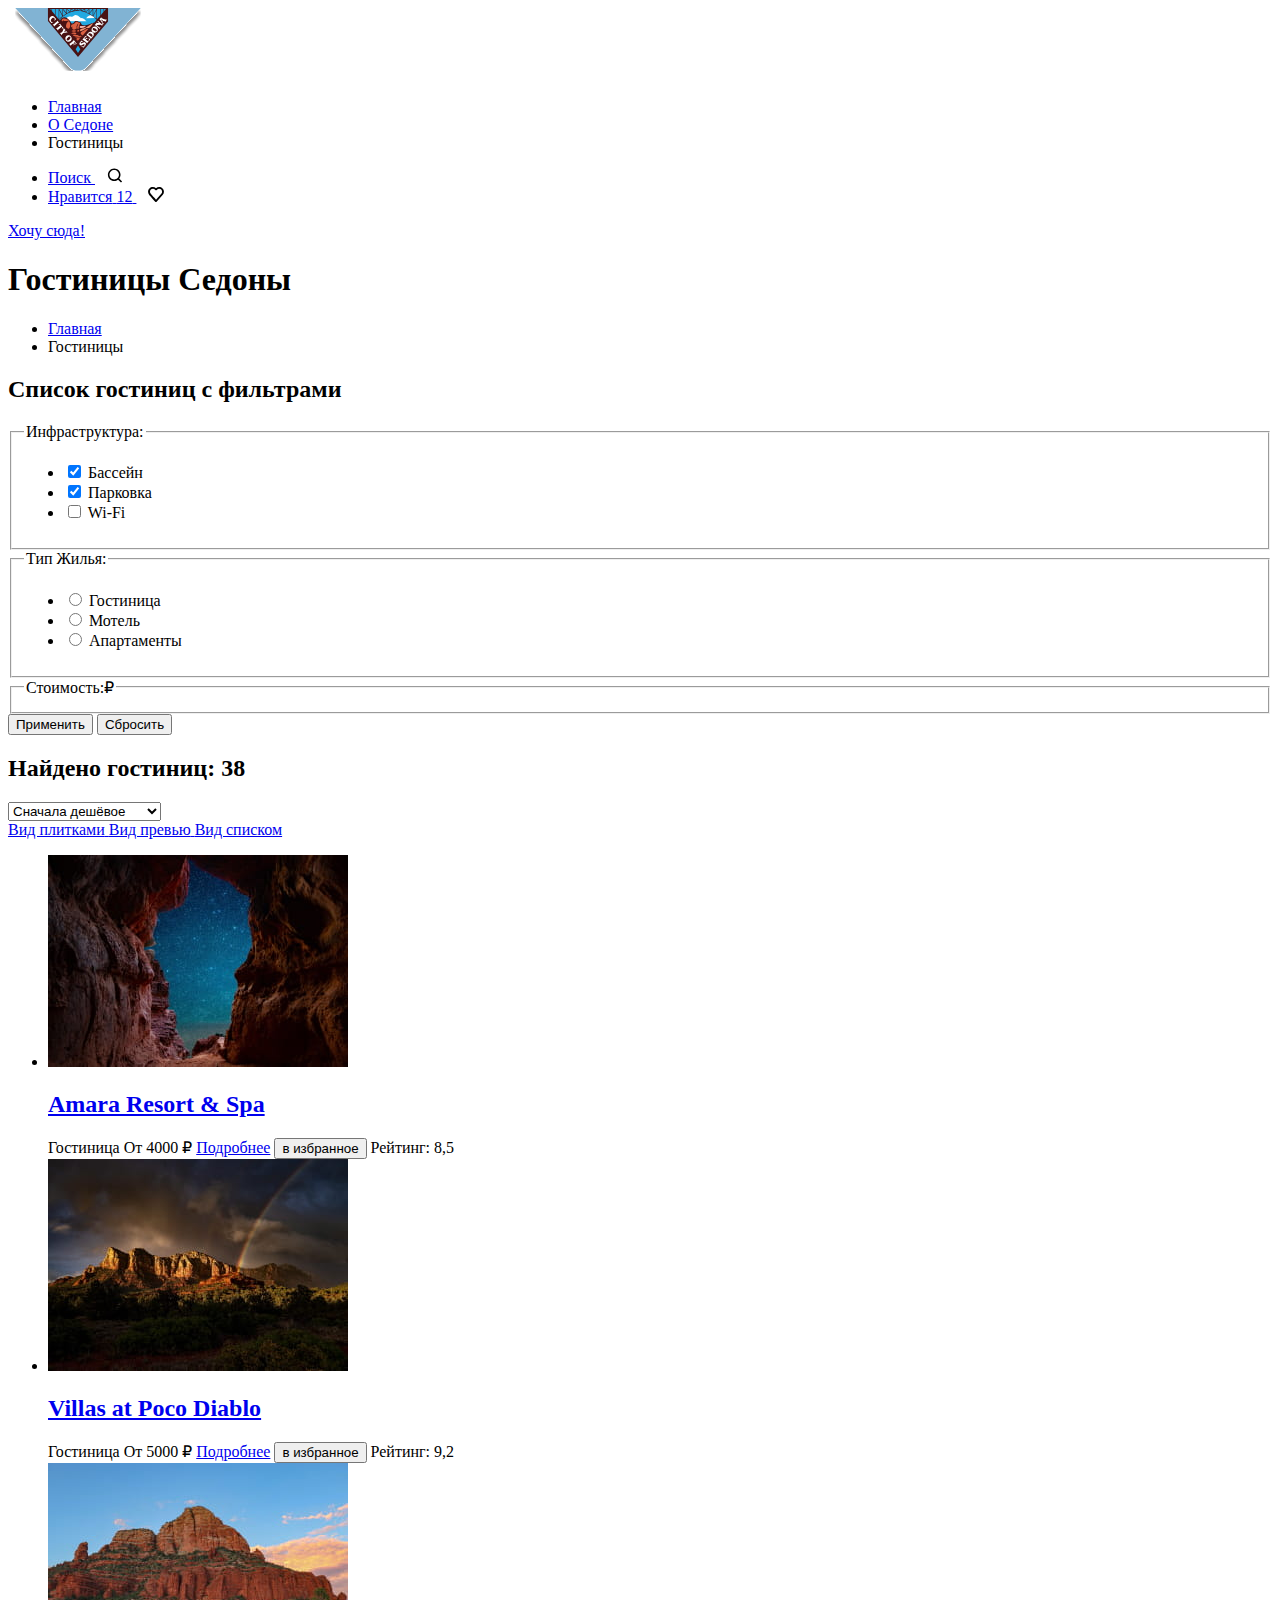
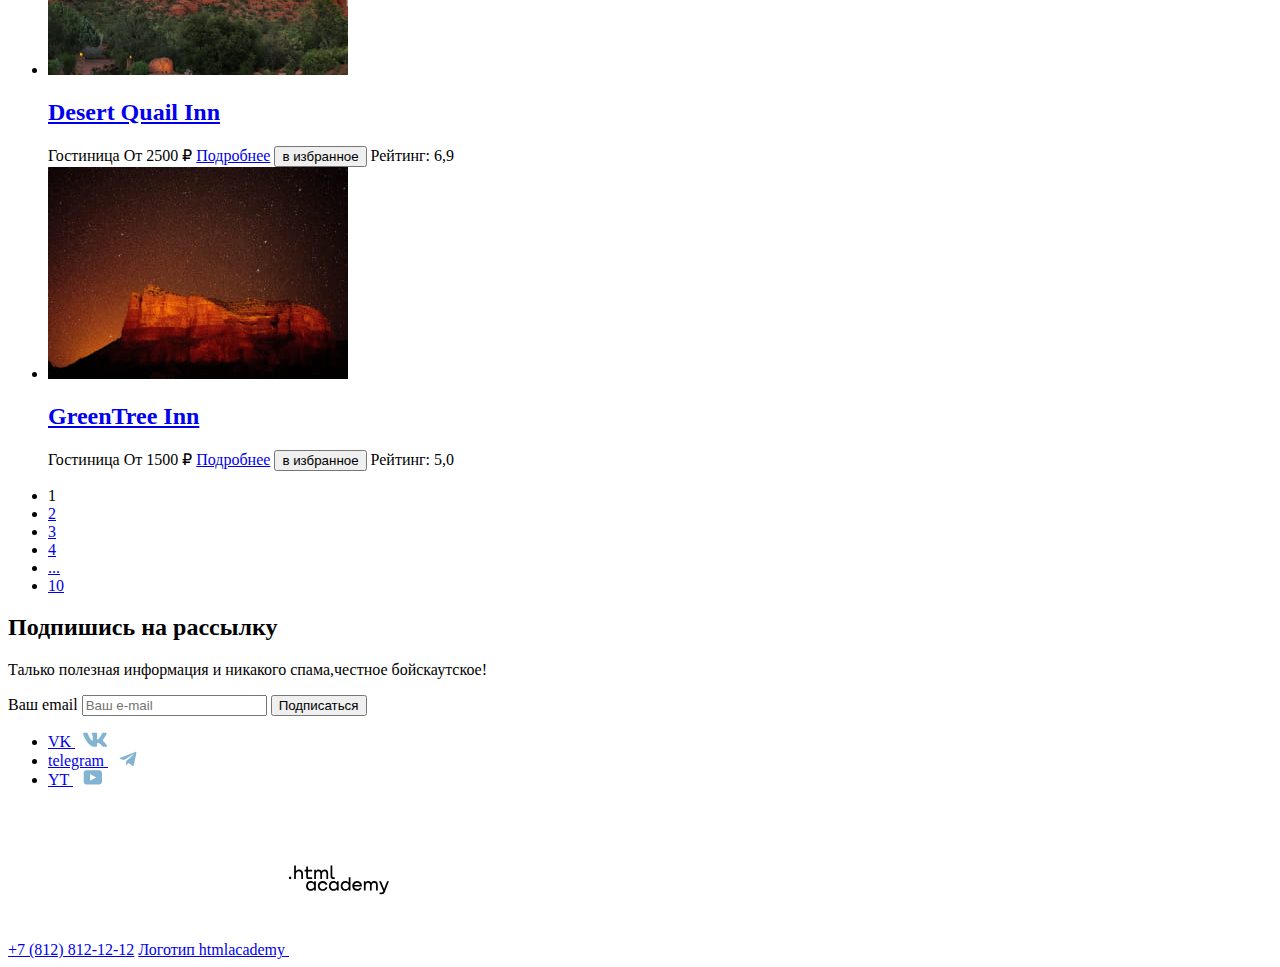
<file: 2/catalog.html>
<!DOCTYPE html>
<html lang="en">

  <head>
    <meta charset="UTF-8">
    <meta http-equiv="X-UA-Compatible" content="IE=edge">
    <meta name="viewport" content="width=device-width, initial-scale=1.0">
    <title>Document</title>
    <base href="https://htmlacademy-htmlcss.github.io/2120291-sedona-36/2/">
</head>

  <body>
    <header class="header">
      <nav class="navigation">
        <a class="navigation-logo" href="index.html">
          <img src="images/svg/logo.svg" alt="Sedona" width="140" height="70">
        </a>
        <ul class="navigation-list list-reset">
          <li class="navigation-item">
            <a class="navigation-link" href="index.html">Главная</a>
          </li>
          <li class="navigation-item">
            <a class="navigation-link" href="#">О Седоне</a>
          </li>
          <li class="navigation-item">
            <a class="navigation-link navigation-link-current">Гостиницы</a>
          </li>
        </ul>
        <ul class="navigation-user list-reset">
          <li class="navigation-item">
            <a class="navigation-user-link navigation-user-search" href="#">
              <span class="visually-hidden">Поиск</span>
              <img src="images/svg/search.svg" alt="Поиск" width="40" height="15">
            </a>
          </li>
          <li class="navigation-item">
            <a class="navigation-user-link navigation-user-favorites" href="#">
              <span class="visually-hidden">Нравится</span>
              <span class="navigation-badge">12</span>
              <img src="images/svg/like.svg" alt="Добавить в избранное" width="40" height="15">
            </a>
          </li>
        </ul>
        <a class="button button-dark navigation-button" href="#">Хочу сюда!</a>
      </nav>
    </header>
    <main>
      <section class="main-form">
        <h1 class="inner-header-title">Гостиницы Седоны</h1>
        <ul class="breadcrumbs list-reset">
          <li class="breadcrumbs-item breadcrumbs-item-home">
            <a class="breadcrumbs-link" href="index.html">
              <span class="visually-hidden">Главная</span>
            </a>
          </li>
          <li class="breadcrumbs-item">
            <a class="breadcrumbs-link breadcrumbs-link-current">Гостиницы</a>
          </li>
        </ul>
        <h2 class="visually-hidden">Список гостиниц с фильтрами</h2>
        <form class="catalog-filter" action="https://echo.htmlacademy.ru/" method="get">
          <fieldset class="filter-group filter-group-checkbox">
            <legend class="filter-title">Инфраструктура:</legend>
            <ul class="filter-list list-reset">
              <li class="filter-list-item">
                <input class="filter-control-input" type="checkbox" id="pool" name="pool" checked>
                <label class="filter-control-lable" for="pool">Бассейн</label>
              </li>
              <li class="filter-list-item">
                <input class="filter-control-input" type="checkbox" id="space" name="parking" checked>
                <label class="filter-control-lable" for="space">Парковка</label>
              </li>
              <li class="filter-list-item">
                <input class="filter-control-input" type="checkbox" id="wi-fi" name="wi-fi">
                <label class="filter-control-lable" for="wi-fi">Wi-Fi</label>
              </li>
            </ul>
          </fieldset>
          <fieldset class="filter-group filter-group-radio">
            <legend class="filter-title">Тип Жилья:</legend>
            <ul class="filter-list list-reset">
              <li class="filter-list-item">
                <input class="filter-control-input" type="radio" id="hotels" name="hotel-group">
                <label class="filter-control-lable" for="hotels">Гостиница</label>
              </li>
              <li class="filter-list-item">
                <input class="filter-control-input" type="radio" id="motel" name="hotel-group">
                <label class="filter-control-lable" for="motel">Мотель</label>
              </li>
              <li class="filter-list-item">
                <input class="filter-control-input" type="radio" id="apartments" name="hotel-group">
                <label class="filter-control-lable" for="apartments">Апартаменты</label>
              </li>
            </ul>
          </fieldset>
          <fieldset class="filter-group filter-group-range">
            <legend class="filter-title">Стоимость:₽</legend>
          </fieldset>
          <div class="filter-buuton">
            <button class="button button-light filter-submit" type="submit">Применить</button>
            <button class="button button-transparent filter-reset" type="reset">Сбросить</button>
          </div>
        </form>
      </section>
      <section class="sorting">
        <h2 class="sorting-title">Найдено гостиниц: 38</h2>
        <select class="select-control" aria-label="Сортировка">
          <option value="pupular">Сначала дешёвое</option>
          <option value="pupular">Сначала популярное</option>
          <option value="pupular">Сначала дорогое</option>
        </select>
        <div class="sorting-view">
          <a href="#" class="sorting-item sorting-item-title sorting-item-active">
            <span class="visually-hidden">Вид плитками</span>
          </a>
          <a href="#" class="sorting-item sorting-item-slideshow">
            <span class="visually-hidden">Вид превью</span>
          </a>
          <a href="#" class="sorting-item sorting-item-list">
            <span class="visually-hidden">Вид списком</span>
          </a>
        </div>
      </section>
      <section class="hotels">
        <ul class="hotels list-reset">
          <li class="hotels-item">
            <a class="hotels-img" href="#">
              <img src="images/catalog/hotel-1.jpg" alt="Amara Resort & Spa" width="300" height="212">
            </a>
            <a class="hotels-link" href="#">
              <h2 class="hotels-card-title">Amara Resort &amp; Spa</h2>
            </a>
            <span class="hotels-text">Гостиница</span>
            <span class="hotels-text">От 4000 ₽</span>
            <a class="button button-dark hotels-button hotels-button-more" href="#">Подробнее</a>
            <button class="button button-light hotels-button hotels-favotites" type="button">в избранное</button>
            <span class="hotels-rating-star hotels-rating-star-4" aria-label="4 звезды"></span>
            <span class="hotels-rating-text">Рейтинг: 8,5</span>
          </li>
          <li class="hotels-item">
            <a class="hotels-img" href="#">
              <img src="images/catalog/hotel-2.jpg" alt="Villas at Poco Diablo" width="300" height="212">
            </a>
            <a class="hotels-link" href="#">
              <h2 class="hotels-card-title">Villas at Poco Diablo</h2>
            </a>
            <span class="hotels-text">Гостиница</span>
            <span class="hotels-text">От 5000 ₽</span>
            <a class="button button-dark hotels-button hotels-button-more" href="#">Подробнее</a>
            <button class="button button-light hotels-button hotels-favotites hotels-favotites-active" type="button">в избранное</button>
            <span class="hotels-rating-star hotels-rating-star-4" aria-label="4 звезды"></span>
            <span class="hotels-rating-text">Рейтинг: 9,2</span>
          </li>
          <li class="hotels-item">
            <a class="hotels-img" href="#">
              <img src="images/catalog/hotel-3.jpg" alt="Desert Quail Inn" width="300" height="212">
            </a>
            <a class="hotels-link" href="#">
              <h2 class="hotels-card-title">Desert Quail Inn</h2>
            </a>
            <span class="hotels-text">Гостиница</span>
            <span class="hotels-text">От 2500 ₽</span>
            <a class="button button-dark hotels-button hotels-button-more" href="#">Подробнее</a>
            <button class="button button-light hotels-button hotels-favotites" type="button">в избранное</button>
            <span class="hotels-rating-star hotels-rating-star-3" aria-label="3 звезды"></span>
            <span class="hotels-rating-text">Рейтинг: 6,9</span>
          </li>
          <li class="hotels-item">
            <a class="hotels-img" href="#">
              <img src="images/catalog/hotel-4.jpg" alt="GreenTree Inn" width="300" height="212">
            </a>
            <a class="hotels-link" href="#">
              <h2 class="hotels-card-title">GreenTree Inn</h2>
            </a>
            <span class="hotels-text">Гостиница</span>
            <span class="hotels-text">От 1500 ₽</span>
            <a class="button button-dark hotels-button hotels-button-more" href="#">Подробнее</a>
            <button class="button button-light hotels-button hotels-favotites" type="button">в избранное</button>
            <span class="hotels-rating-star hotels-rating-star-2" aria-label="2 звезды"></span>
            <span class="hotels-rating-text">Рейтинг: 5,0</span>
          </li>
        </ul>
        <ul class="pagination list-reset">
          <li class="pagination-item">
            <a class="pagination-link pagination-current">1</a>
          </li>
          <li class="pagination-item">
            <a class="pagination-link" href="#">2</a>
          </li>
          <li class="pagination-item">
            <a class="pagination-link" href="#">3</a>
          </li>
          <li class="pagination-item">
            <a class="pagination-link" href="#">4</a>
          </li>
          <li class="pagination-item">
            <a class="pagination-link pagination-link-more" href="#" aria-label="Следующие страницы">...</a>
          </li>
          <li class="pagination-item">
            <a class="pagination-link" href="#">10</a>
          </li>
        </ul>
      </section>
      <section class="subscribe">
        <h2 class="subscribe-title page-title">Подпишись на рассылку</h2>
        <p class="subscribe-text page-text">Талько полезная информация и никакого спама,честное бойскаутское!</p>
        <form class="subscribe-form" action="https://echo.htmlacademy.ru/" method="post">
          <label class="visually-hidden" for="email">Ваш email</label>
          <input class="subscribe-input form-input" id="email" name="email" type="email" placeholder="Ваш e-mail" required>
          <button class="button button-light subscribe-button" type="submit">Подписаться</button>
        </form>
      </section>
    </main>
    <footer class="footer">
      <ul class="footer-social social list-reset">
        <li class="social-item">
          <a class="social-link" href="https://vk.com/htmlacademy">
            <span class="visually-hidden">VK</span>
            <img src="images/svg/icon-vk.svg" alt="Vk" width="40" height="15">
          </a>
        </li>
        <li class="social-item">
          <a class="social-link" href="https://t.me/htmlacademy">
            <span class="visually-hidden">telegram</span>
            <img src="images/svg/icon-tg.svg" alt="Телеграм" width="40" height="15">
          </a>
        </li>
        <li class="social-item">
          <a class="social-link" href="https://www.youtube.com/user/htmlacademyru">
            <span class="visually-hidden">YT</span>
            <img src="images/svg/icon-yt.svg" alt="Ютьюб" width="40" height="15">
          </a>
        </li>
      </ul>
      <a class="footer-phone" href="tel:+78128121212">+7 (812) 812-12-12</a>
      <a class="footer-logo" href="https://htmlacademy.ru/">
        <span class="visually-hidden">Логотип htmlacademy</span>
        <img src="images/svg/icon-htmlcademy.svg" alt="Значек HTML Academy" width="100" height="150">
      </a>
    </footer>
  </body>

</html>
</file>
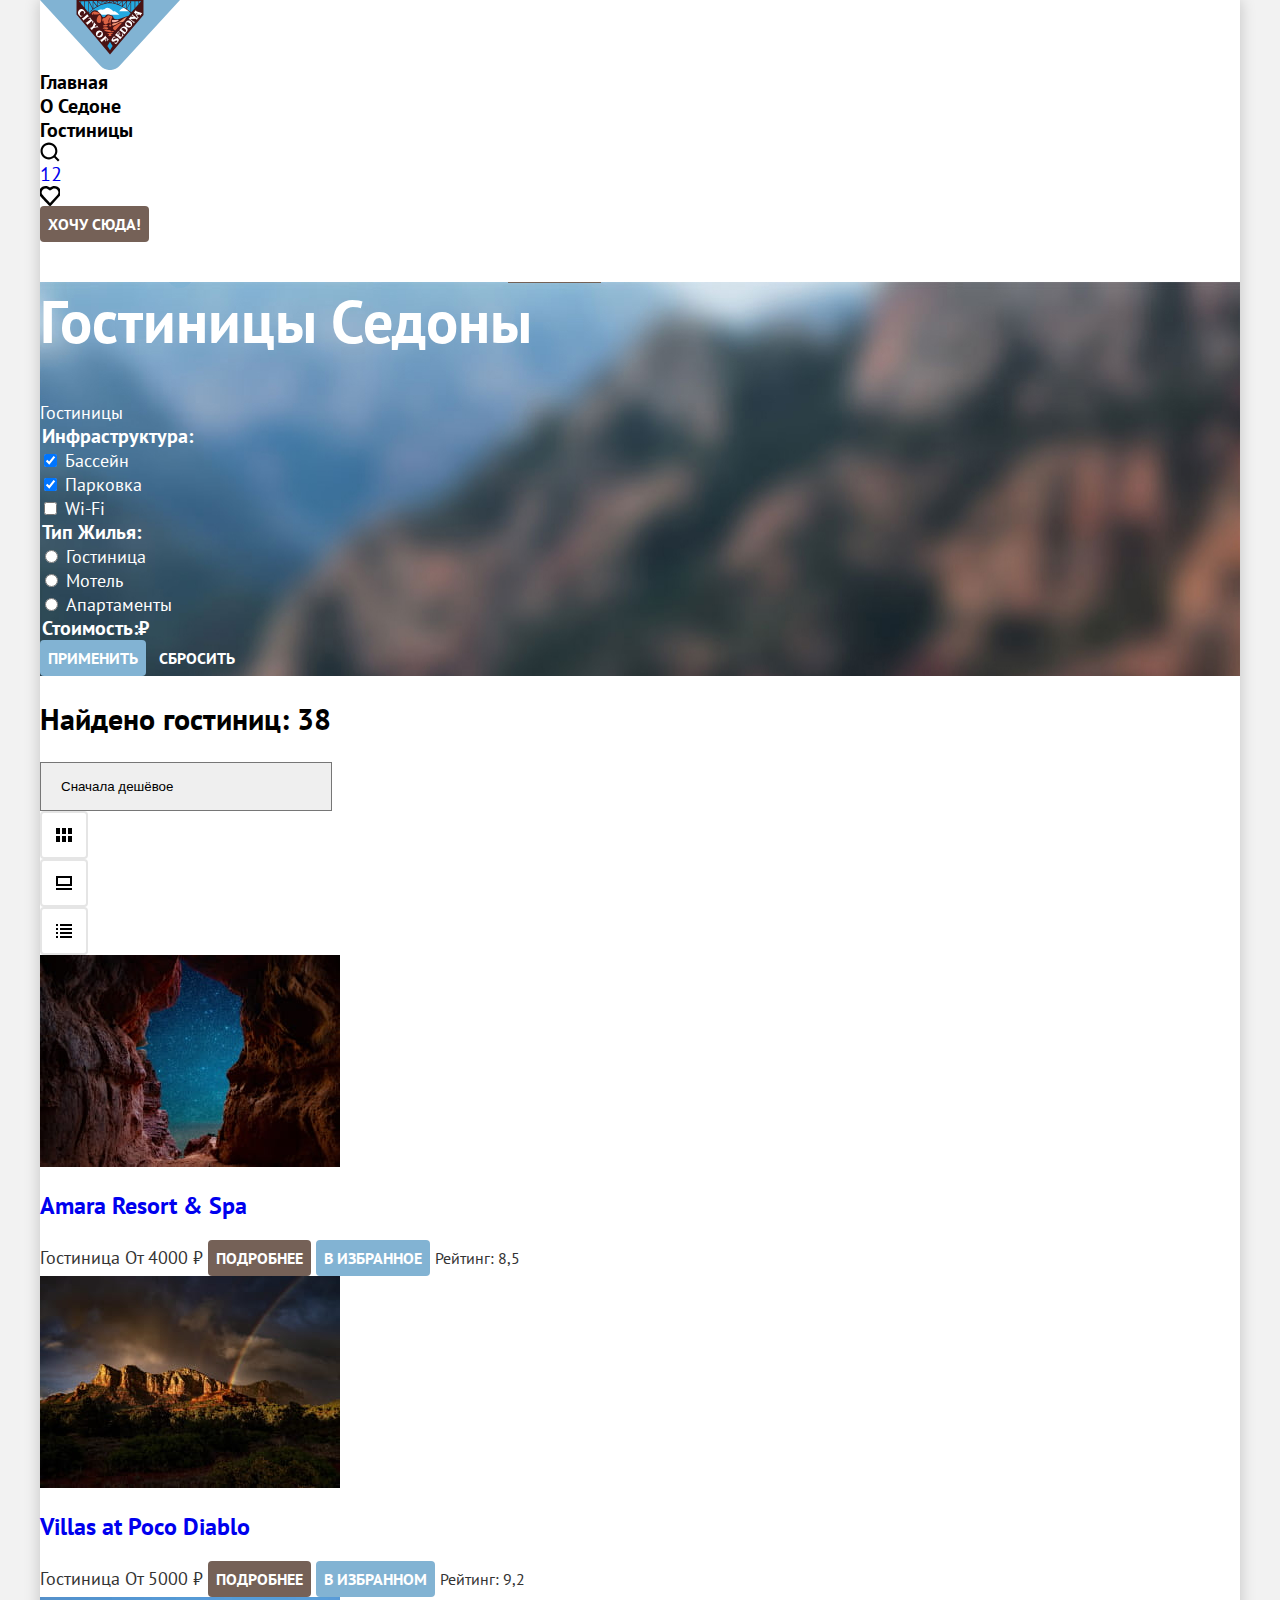
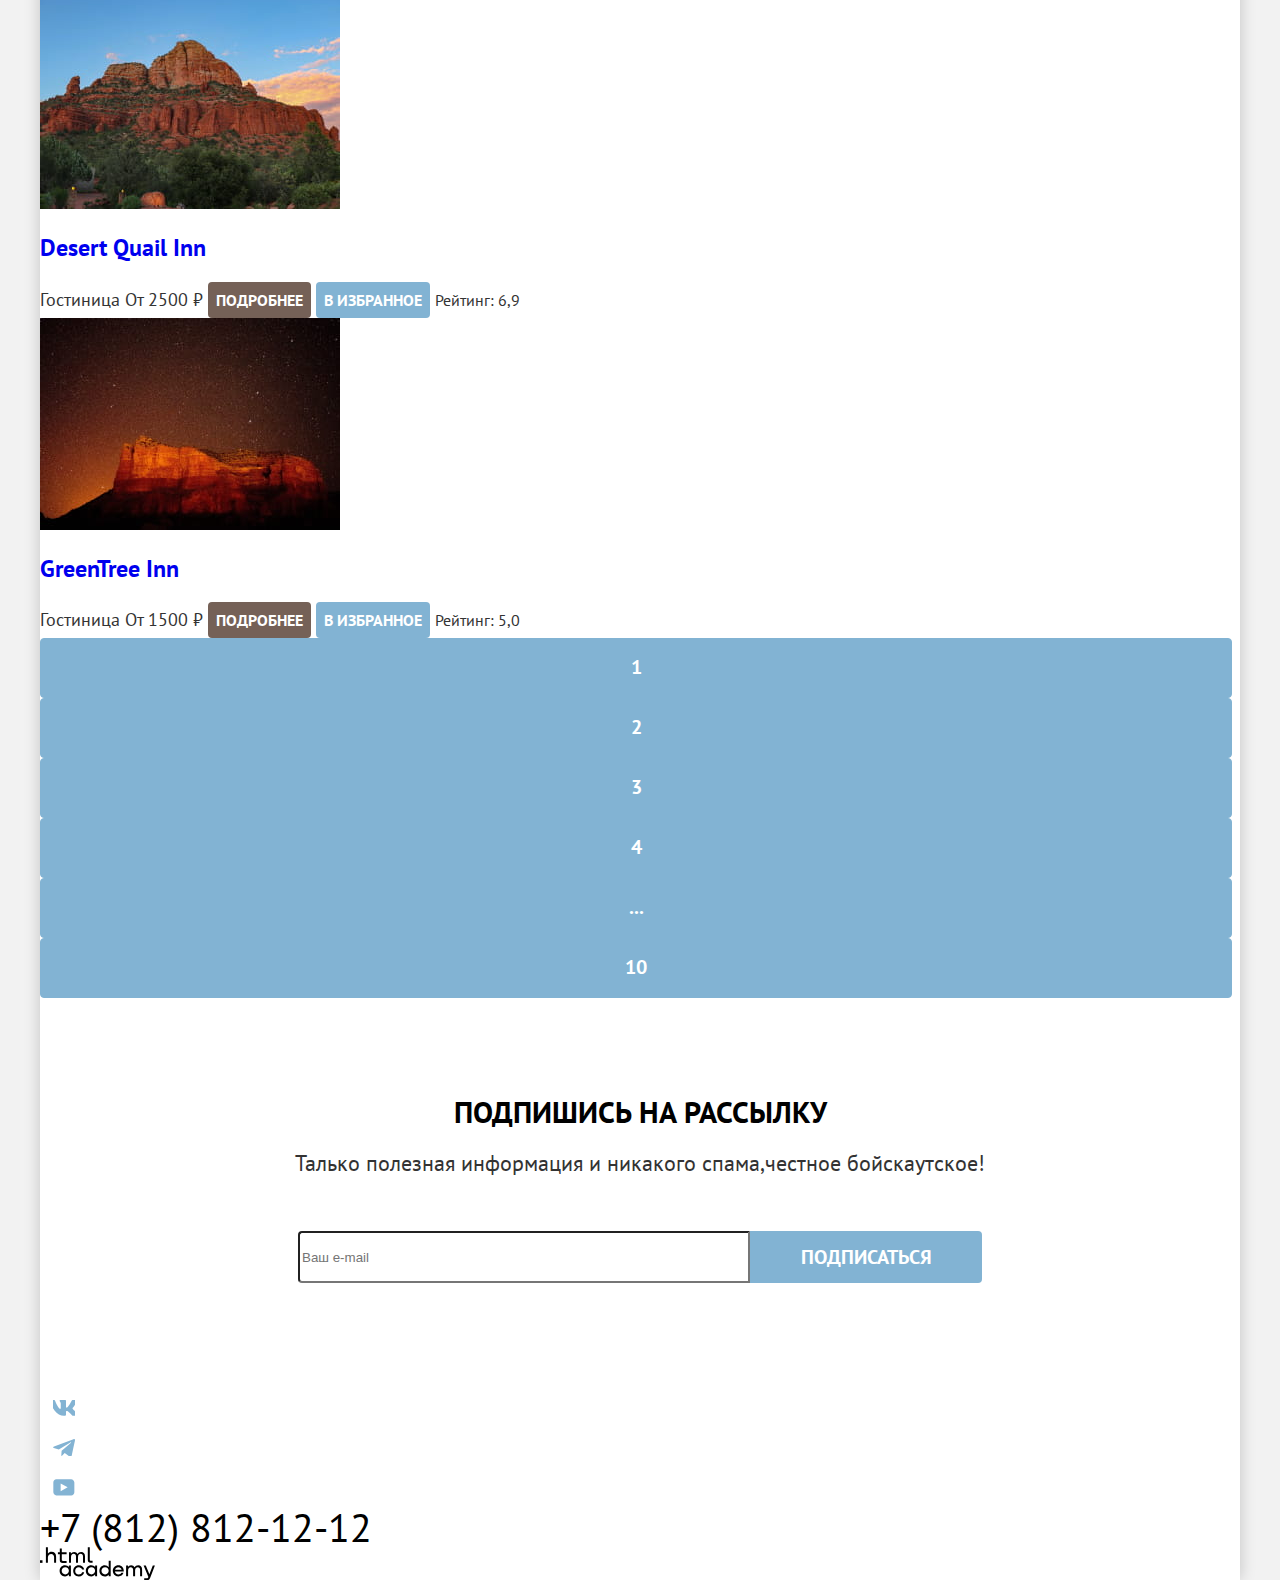
<file: 3/catalog.html>
<!DOCTYPE html>
<html lang="ru">

  <head>
    <meta charset="UTF-8">
    <meta name="viewport" content="width=device-width, initial-scale=1.0">
    <title>Document</title>
    <link rel="stylesheet" href="styles/style.css">

    <base href="https://htmlacademy-htmlcss.github.io/2120291-sedona-36/3/">
</head>

  <body>
    <header class="header">
      <nav class="navigation">
        <a class="navigation-logo" href="index.html">
          <img src="images/svg/logo.svg" alt="Sedona" width="140" height="70">
        </a>
        <ul class="navigation-list list-reset">
          <li class="navigation-item">
            <a class="navigation-link" href="index.html">Главная</a>
          </li>
          <li class="navigation-item">
            <a class="navigation-link" href="#">О Седоне</a>
          </li>
          <li class="navigation-item">
            <a class="navigation-link navigation-link-current">Гостиницы</a>
          </li>
        </ul>
        <ul class="navigation-user list-reset">
          <li class="navigation-item">
            <a class="navigation-user-link navigation-user-search" href="#">
              <span class="visually-hidden">Поиск</span>
              <img src="images/svg/search.svg" alt="Поиск" width="20" height="20">
            </a>
          </li>
          <li class="navigation-item">
            <a class="navigation-user-link navigation-user-favorites" href="#">
              <span class="visually-hidden">Нравится</span>
              <span class="navigation-badge">12</span>
              <img src="images/svg/like.svg" alt="Добавить в избранное" width="20" height="20">
            </a>
          </li>
        </ul>
        <a class="button button-dark navigation-button" href="#">Хочу сюда!</a>
      </nav>
    </header>
    <main class="main main-catalog">
      <section class="main-form">
        <h1 class="inner-header-title">Гостиницы Седоны</h1>
        <ul class="breadcrumbs list-reset">
          <li class="breadcrumbs-item breadcrumbs-item-home">
            <a class="breadcrumbs-link" href="index.html">
              <span class="visually-hidden">Главная</span>
            </a>
          </li>
          <li class="breadcrumbs-item">
            <a class="breadcrumbs-link breadcrumbs-link-current">Гостиницы</a>
          </li>
        </ul>
        <h2 class="visually-hidden">Список гостиниц с фильтрами</h2>
        <form class="catalog-filter" action="https://echo.htmlacademy.ru/" method="get">
          <fieldset class="filter-group filter-group-checkbox">
            <legend class="filter-title">Инфраструктура:</legend>
            <ul class="filter-list list-reset">
              <li class="filter-list-item">
                <input class="filter-control-input" type="checkbox" id="pool" name="pool" checked>
                <label class="filter-control-lable" for="pool">Бассейн</label>
              </li>
              <li class="filter-list-item">
                <input class="filter-control-input" type="checkbox" id="space" name="parking" checked>
                <label class="filter-control-lable" for="space">Парковка</label>
              </li>
              <li class="filter-list-item">
                <input class="filter-control-input" type="checkbox" id="wi-fi" name="wi-fi">
                <label class="filter-control-lable" for="wi-fi">Wi-Fi</label>
              </li>
            </ul>
          </fieldset>
          <fieldset class="filter-group filter-group-radio">
            <legend class="filter-title">Тип Жилья:</legend>
            <ul class="filter-list list-reset">
              <li class="filter-list-item">
                <input class="filter-control-input" type="radio" id="hotels" name="hotel-group">
                <label class="filter-control-lable" for="hotels">Гостиница</label>
              </li>
              <li class="filter-list-item">
                <input class="filter-control-input" type="radio" id="motel" name="hotel-group">
                <label class="filter-control-lable" for="motel">Мотель</label>
              </li>
              <li class="filter-list-item">
                <input class="filter-control-input" type="radio" id="apartments" name="hotel-group">
                <label class="filter-control-lable" for="apartments">Апартаменты</label>
              </li>
            </ul>
          </fieldset>
          <fieldset class="filter-group filter-group-range">
            <legend class="filter-title">Стоимость:₽</legend>
          </fieldset>
          <div class="filter-button">
            <button class="button button-light filter-submit" type="submit">Применить</button>
            <button class="button button-transparent filter-reset" type="reset">Сбросить</button>
          </div>
        </form>
      </section>
      <section class="sorting">
        <h2 class="sorting-title">Найдено гостиниц: 38</h2>
        <select class="select-control" aria-label="Сортировка">
          <option value="pupular">Сначала дешёвое</option>
          <option value="pupular">Сначала популярное</option>
          <option value="pupular">Сначала дорогое</option>
        </select>
        <div class="sorting-view">
          <a href="#" class="sorting-item sorting-item-title sorting-item-active">
            <span class="visually-hidden">Вид плитками</span>
          </a>
          <a href="#" class="sorting-item sorting-item-slideshow">
            <span class="visually-hidden">Вид превью</span>
          </a>
          <a href="#" class="sorting-item sorting-item-list">
            <span class="visually-hidden">Вид списком</span>
          </a>
        </div>
      </section>
      <section class="hotels">
        <ul class="hotels list-reset">
          <li class="hotels-item">
            <a class="hotels-img" href="#">
              <img src="images/catalog/hotel-1.jpg" alt="Amara Resort & Spa" width="300" height="212">
            </a>
            <a class="hotels-link" href="#">
              <h2 class="hotels-card-title">Amara Resort &amp; Spa</h2>
            </a>
            <span class="hotels-text">Гостиница</span>
            <span class="hotels-text">От 4000 ₽</span>
            <a class="button button-dark hotels-button hotels-button-more" href="#">Подробнее</a>
            <button class="button button-light hotels-button hotels-favotites" type="button">в избранное</button>
            <span class="hotels-rating-star hotels-rating-star-4" aria-label="4 звезды"></span>
            <span class="hotels-rating-text">Рейтинг: 8,5</span>
          </li>
          <li class="hotels-item">
            <a class="hotels-img" href="#">
              <img src="images/catalog/hotel-2.jpg" alt="Villas at Poco Diablo" width="300" height="212">
            </a>
            <a class="hotels-link" href="#">
              <h2 class="hotels-card-title">Villas at Poco Diablo</h2>
            </a>
            <span class="hotels-text">Гостиница</span>
            <span class="hotels-text">От 5000 ₽</span>
            <a class="button button-dark hotels-button hotels-button-more" href="#">Подробнее</a>
            <button class="button button-light hotels-button hotels-favotites hotels-favotites-active" type="button">в избранном</button>
            <span class="hotels-rating-star hotels-rating-star-4" aria-label="4 звезды"></span>
            <span class="hotels-rating-text">Рейтинг: 9,2</span>
          </li>
          <li class="hotels-item">
            <a class="hotels-img" href="#">
              <img src="images/catalog/hotel-3.jpg" alt="Desert Quail Inn" width="300" height="212">
            </a>
            <a class="hotels-link" href="#">
              <h2 class="hotels-card-title">Desert Quail Inn</h2>
            </a>
            <span class="hotels-text">Гостиница</span>
            <span class="hotels-text">От 2500 ₽</span>
            <a class="button button-dark hotels-button hotels-button-more" href="#">Подробнее</a>
            <button class="button button-light hotels-button hotels-favotites" type="button">в избранное</button>
            <span class="hotels-rating-star hotels-rating-star-3" aria-label="3 звезды"></span>
            <span class="hotels-rating-text">Рейтинг: 6,9</span>
          </li>
          <li class="hotels-item">
            <a class="hotels-img" href="#">
              <img src="images/catalog/hotel-4.jpg" alt="GreenTree Inn" width="300" height="212">
            </a>
            <a class="hotels-link" href="#">
              <h2 class="hotels-card-title">GreenTree Inn</h2>
            </a>
            <span class="hotels-text">Гостиница</span>
            <span class="hotels-text">От 1500 ₽</span>
            <a class="button button-dark hotels-button hotels-button-more" href="#">Подробнее</a>
            <button class="button button-light hotels-button hotels-favotites" type="button">в избранное</button>
            <span class="hotels-rating-star hotels-rating-star-2" aria-label="2 звезды"></span>
            <span class="hotels-rating-text">Рейтинг: 5,0</span>
          </li>
        </ul>
        <ul class="pagination list-reset">
          <li class="pagination-item">
            <a class="pagination-link pagination-current">1</a>
          </li>
          <li class="pagination-item">
            <a class="pagination-link" href="#">2</a>
          </li>
          <li class="pagination-item">
            <a class="pagination-link" href="#">3</a>
          </li>
          <li class="pagination-item">
            <a class="pagination-link" href="#">4</a>
          </li>
          <li class="pagination-item">
            <a class="pagination-link pagination-link-more" href="#" aria-label="Следующие страницы">...</a>
          </li>
          <li class="pagination-item">
            <a class="pagination-link" href="#">10</a>
          </li>
        </ul>
      </section>
      <section class="subscribe">
        <h2 class="subscribe-title page-title">Подпишись на рассылку</h2>
        <p class="subscribe-text page-text">Талько полезная информация и никакого спама,честное бойскаутское!</p>
        <form class="subscribe-form" action="https://echo.htmlacademy.ru/" method="post">
          <label class="visually-hidden" for="email">Ваш email</label>
          <input class="subscribe-input form-input" id="email" name="email" type="email" placeholder="Ваш e-mail" required>
          <button class="button button-light subscribe-button" type="submit">Подписаться</button>
        </form>
      </section>
    </main>
    <footer class="footer">
      <ul class="footer-social social list-reset">
        <li class="social-item">
          <a class="social-link" href="https://vk.com/htmlacademy">
            <span class="visually-hidden">VK</span>
            <img src="images/svg/icon-vk.svg" alt="Vk" width="47" height="40">
          </a>
        </li>
        <li class="social-item">
          <a class="social-link" href="https://t.me/htmlacademy">
            <span class="visually-hidden">telegram</span>
            <img src="images/svg/icon-tg.svg" alt="Телеграм" width="47" height="40">
          </a>
        </li>
        <li class="social-item">
          <a class="social-link" href="https://www.youtube.com/user/htmlacademyru">
            <span class="visually-hidden">YT</span>
            <img src="images/svg/icon-yt.svg" alt="Ютьюб" width="47" height="40">
          </a>
        </li>
      </ul>
      <a class="footer-phone" href="tel:+78128121212">+7 (812) 812-12-12</a>
      <a class="footer-logo" href="https://htmlacademy.ru/">
        <span class="visually-hidden">Логотип htmlacademy</span>
        <img src="images/svg/icon-htmlcademy.svg" alt="Значек HTML Academy" width="115" height="33">
      </a>
    </footer>
  </body>

</html>
</file>
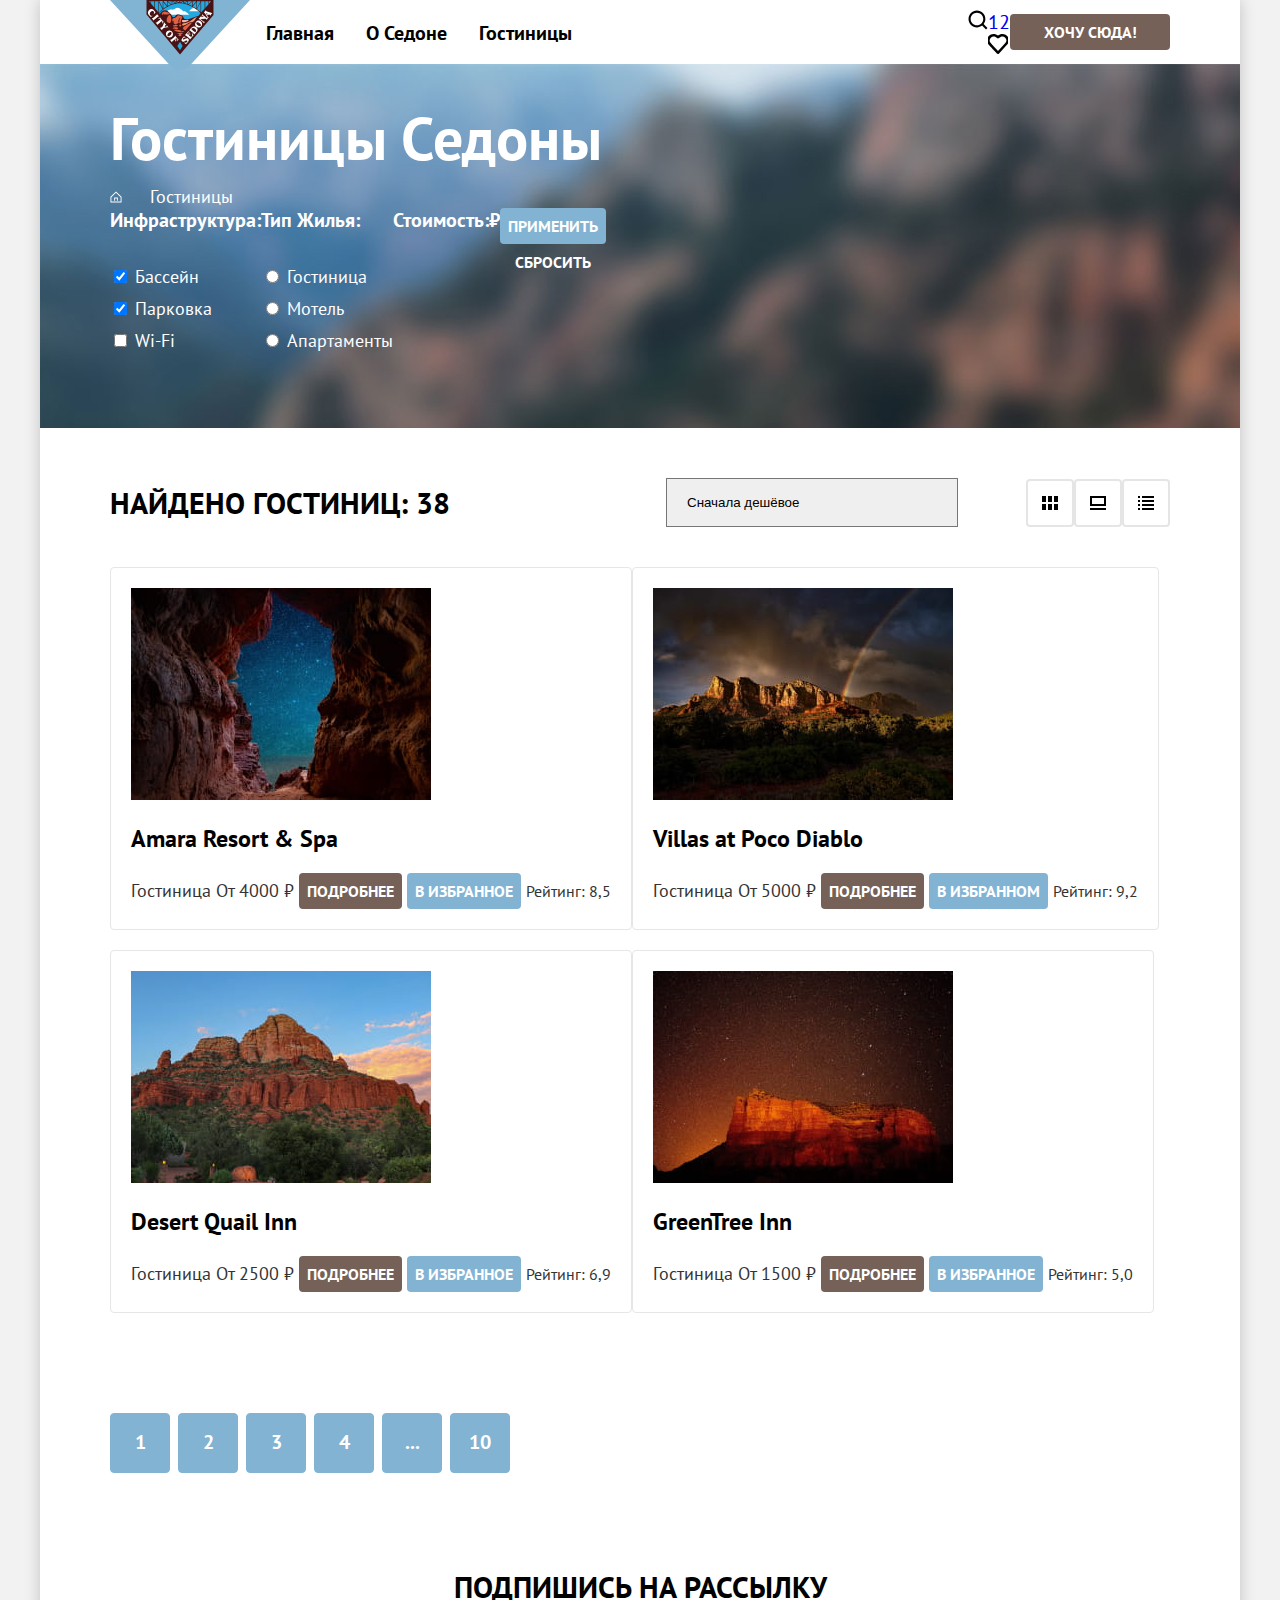
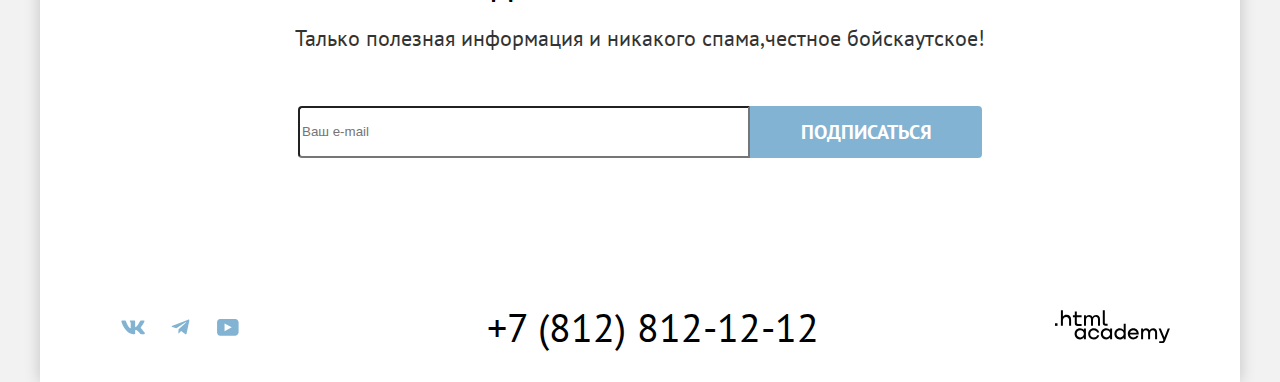
<file: 4/catalog.html>
<!DOCTYPE html>
<html lang="ru">

  <head>
    <meta charset="UTF-8">
    <meta name="viewport" content="width=device-width, initial-scale=1.0">
    <title>Document</title>
    <link rel="stylesheet" href="styles/style.css">
    <base href="https://htmlacademy-htmlcss.github.io/2120291-sedona-36/4/">
</head>

  <body>
    <header class="header">
      <nav class="navigation">
        <a class="navigation-logo" href="index.html">
          <img src="images/svg/logo.svg" alt="Sedona" width="140" height="70">
        </a>
        <ul class="navigation-list list-reset">
          <li class="navigation-item">
            <a class="navigation-link navigation-link-current" href="index.html">Главная</a>
          </li>
          <li class="navigation-item">
            <a class="navigation-link" href="#">О Седоне</a>
          </li>
          <li class="navigation-item">
            <a class="navigation-link navigation-link-current" href="catalog.html">Гостиницы</a>
          </li>
        </ul>
        <ul class="navigation-user list-reset">
          <li class="navigation-user-item">
            <a class="navigation-user-link navigation-user-search" href="#">
              <span class="visually-hidden">Поиск</span>
              <img src="images/svg/search.svg" alt="Поиск" width="20" height="20">
            </a>
          </li>
          <li class="navigation-user-item">
            <a class="navigation-user-link navigation-user-favorites" href="#">
              <span class="visually-hidden">Нравится</span>
              <span class="navigation-user-num">12</span>
              <img src="images/svg/like.svg" alt="Добавить в избранное" width="20" height="20">
            </a>
          </li>
        </ul>
        <a class="button button-dark navigation-button" href="#">Хочу сюда!</a>
      </nav>
    </header>
    <main class="main main-catalog">
      <section class="main-form">
        <h1 class="inner-header-title">Гостиницы Седоны</h1>
        <ul class="breadcrumbs list-reset">
          <li class="breadcrumbs-item breadcrumbs-item-home">
            <a class="breadcrumbs-link" href="index.html">
              <span class="visually-hidden">Главная</span>
              <img src="images/svg/mini-home.svg" alt="Главное" width="12" height="12">
            </a>
          </li>
          <li class="breadcrumbs-item">
            <a class="breadcrumbs-link breadcrumbs-link-current">Гостиницы</a>
          </li>
        </ul>
        <h2 class="visually-hidden">Список гостиниц с фильтрами</h2>
        <form class="catalog-filter" action="https://echo.htmlacademy.ru/" method="get">

          <fieldset class="filter-group filter-group-checkbox">
            <legend class="filter-title">Инфраструктура:</legend>
            <ul class="filter-list list-reset">
              <li class="filter-list-item">
                <input class="filter-control-input" type="checkbox" id="pool" name="pool" checked>
                <label class="filter-control-lable" for="pool">Бассейн</label>
              </li>
              <li class="filter-list-item">
                <input class="filter-control-input" type="checkbox" id="space" name="parking" checked>
                <label class="filter-control-lable" for="space">Парковка</label>
              </li>
              <li class="filter-list-item">
                <input class="filter-control-input" type="checkbox" id="wi-fi" name="wi-fi">
                <label class="filter-control-lable" for="wi-fi">Wi-Fi</label>
              </li>
            </ul>
          </fieldset>
          <fieldset class="filter-group filter-group-radio">
            <legend class="filter-title">Тип Жилья:</legend>
            <ul class="filter-list list-reset">
              <li class="filter-list-item">
                <input class="filter-control-input" type="radio" id="hotels" name="hotel-group">
                <label class="filter-control-lable" for="hotels">Гостиница</label>
              </li>
              <li class="filter-list-item">
                <input class="filter-control-input" type="radio" id="motel" name="hotel-group">
                <label class="filter-control-lable" for="motel">Мотель</label>
              </li>
              <li class="filter-list-item">
                <input class="filter-control-input" type="radio" id="apartments" name="hotel-group">
                <label class="filter-control-lable" for="apartments">Апартаменты</label>
              </li>
            </ul>
          </fieldset>
          <fieldset class="filter-group filter-group-range">
            <legend class="filter-title">Стоимость:₽</legend>
          </fieldset>
          <div class="filter-button">
            <button class="button button-light filter-submit" type="submit">Применить</button>
            <button class="button button-transparent filter-reset" type="reset">Сбросить</button>
          </div>
        </form>
      </section>
      <section class="sorting">
        <h2 class="sorting-title">Найдено гостиниц: 38</h2>
        <select class="select-control" aria-label="Сортировка">
          <option value="pupular">Сначала дешёвое</option>
          <option value="pupular">Сначала популярное</option>
          <option value="pupular">Сначала дорогое</option>
        </select>
        <div class="sorting-view">
          <a href="#" class="sorting-item sorting-item-title sorting-item-active">
            <span class="visually-hidden">Вид плитками</span>
          </a>
          <a href="#" class="sorting-item sorting-item-slideshow">
            <span class="visually-hidden">Вид превью</span>
          </a>
          <a href="#" class="sorting-item sorting-item-list">
            <span class="visually-hidden">Вид списком</span>
          </a>
        </div>
      </section>
      <section class="hotels">
        <ul class="hotels-list list-reset">
          <li class="hotels-item">
            <a class="hotels-img" href="#">
              <img src="images/catalog/hotel-1.jpg" alt="Amara Resort & Spa" width="300" height="212">
            </a>
            <a class="hotels-link" href="#">
              <h2 class="hotels-card-title">Amara Resort &amp; Spa</h2>
            </a>
            <span class="hotels-text">Гостиница</span>
            <span class="hotels-text">От 4000 ₽</span>
            <a class="button button-dark hotels-button hotels-button-more" href="#">Подробнее</a>
            <button class="button button-light hotels-button hotels-favotites" type="button">в избранное</button>
            <span class="hotels-rating-star hotels-rating-star-4" aria-label="4 звезды"></span>
            <span class="hotels-rating-text">Рейтинг: 8,5</span>
          </li>
          <li class="hotels-item">
            <a class="hotels-img" href="#">
              <img src="images/catalog/hotel-2.jpg" alt="Villas at Poco Diablo" width="300" height="212">
            </a>
            <a class="hotels-link" href="#">
              <h2 class="hotels-card-title">Villas at Poco Diablo</h2>
            </a>
            <span class="hotels-text">Гостиница</span>
            <span class="hotels-text">От 5000 ₽</span>
            <a class="button button-dark hotels-button hotels-button-more" href="#">Подробнее</a>
            <button class="button button-light hotels-button hotels-favotites hotels-favotites-active" type="button">в избранном</button>
            <span class="hotels-rating-star hotels-rating-star-4" aria-label="4 звезды"></span>
            <span class="hotels-rating-text">Рейтинг: 9,2</span>
          </li>
          <li class="hotels-item">
            <a class="hotels-img" href="#">
              <img src="images/catalog/hotel-3.jpg" alt="Desert Quail Inn" width="300" height="212">
            </a>
            <a class="hotels-link" href="#">
              <h2 class="hotels-card-title">Desert Quail Inn</h2>
            </a>
            <span class="hotels-text">Гостиница</span>
            <span class="hotels-text">От 2500 ₽</span>
            <a class="button button-dark hotels-button hotels-button-more" href="#">Подробнее</a>
            <button class="button button-light hotels-button hotels-favotites" type="button">в избранное</button>
            <span class="hotels-rating-star hotels-rating-star-3" aria-label="3 звезды"></span>
            <span class="hotels-rating-text">Рейтинг: 6,9</span>
          </li>
          <li class="hotels-item">
            <a class="hotels-img" href="#">
              <img src="images/catalog/hotel-4.jpg" alt="GreenTree Inn" width="300" height="212">
            </a>
            <a class="hotels-link" href="#">
              <h2 class="hotels-card-title">GreenTree Inn</h2>
            </a>
            <span class="hotels-text">Гостиница</span>
            <span class="hotels-text">От 1500 ₽</span>
            <a class="button button-dark hotels-button hotels-button-more" href="#">Подробнее</a>
            <button class="button button-light hotels-button hotels-favotites" type="button">в избранное</button>
            <span class="hotels-rating-star hotels-rating-star-2" aria-label="2 звезды"></span>
            <span class="hotels-rating-text">Рейтинг: 5,0</span>
          </li>
        </ul>
        <ul class="pagination list-reset">
          <li class="pagination-item">
            <a class="pagination-link pagination-current">1</a>
          </li>
          <li class="pagination-item">
            <a class="pagination-link" href="#">2</a>
          </li>
          <li class="pagination-item">
            <a class="pagination-link" href="#">3</a>
          </li>
          <li class="pagination-item">
            <a class="pagination-link" href="#">4</a>
          </li>
          <li class="pagination-item">
            <a class="pagination-link pagination-link-more" href="#" aria-label="Следующие страницы">...</a>
          </li>
          <li class="pagination-item">
            <a class="pagination-link" href="#">10</a>
          </li>
        </ul>
      </section>
      <section class="subscribe">
        <h2 class="subscribe-title page-title">Подпишись на рассылку</h2>
        <p class="subscribe-text page-text">Талько полезная информация и никакого спама,честное бойскаутское!</p>
        <form class="subscribe-form" action="https://echo.htmlacademy.ru/" method="post">
          <label class="visually-hidden" for="email">Ваш email</label>
          <input class="subscribe-input form-input" id="email" name="email" type="email" placeholder="Ваш e-mail" required>
          <button class="button button-light subscribe-button" type="submit">Подписаться</button>
        </form>
      </section>
    </main>
    <footer class="footer">

      <ul class="footer-social social list-reset">
        <li class="social-item">
          <a class="social-link" href="https://vk.com/htmlacademy">
            <span class="visually-hidden">VK</span>
            <img src="images/svg/icon-vk.svg" alt="Vk" width="47" height="40">
          </a>
        </li>
        <li class="social-item">
          <a class="social-link" href="https://t.me/htmlacademy">
            <span class="visually-hidden">telegram</span>
            <img src="images/svg/icon-tg.svg" alt="Телеграм" width="47" height="40">
          </a>
        </li>
        <li class="social-item">
          <a class="social-link" href="https://www.youtube.com/user/htmlacademyru">
            <span class="visually-hidden">YT</span>
            <img src="images/svg/icon-yt.svg" alt="Ютьюб" width="47" height="40">
          </a>
        </li>
      </ul>
      <a class="footer-phone" href="tel:+78128121212">+7 (812) 812-12-12</a>
      <a class="footer-logo" href="https://htmlacademy.ru/">
        <span class="visually-hidden">Логотип htmlacademy</span>
        <img src="images/svg/icon-htmlcademy.svg" alt="Значек HTML Academy" width="115" height="33">
      </a>

    </footer>
  </body>

</html>
</file>
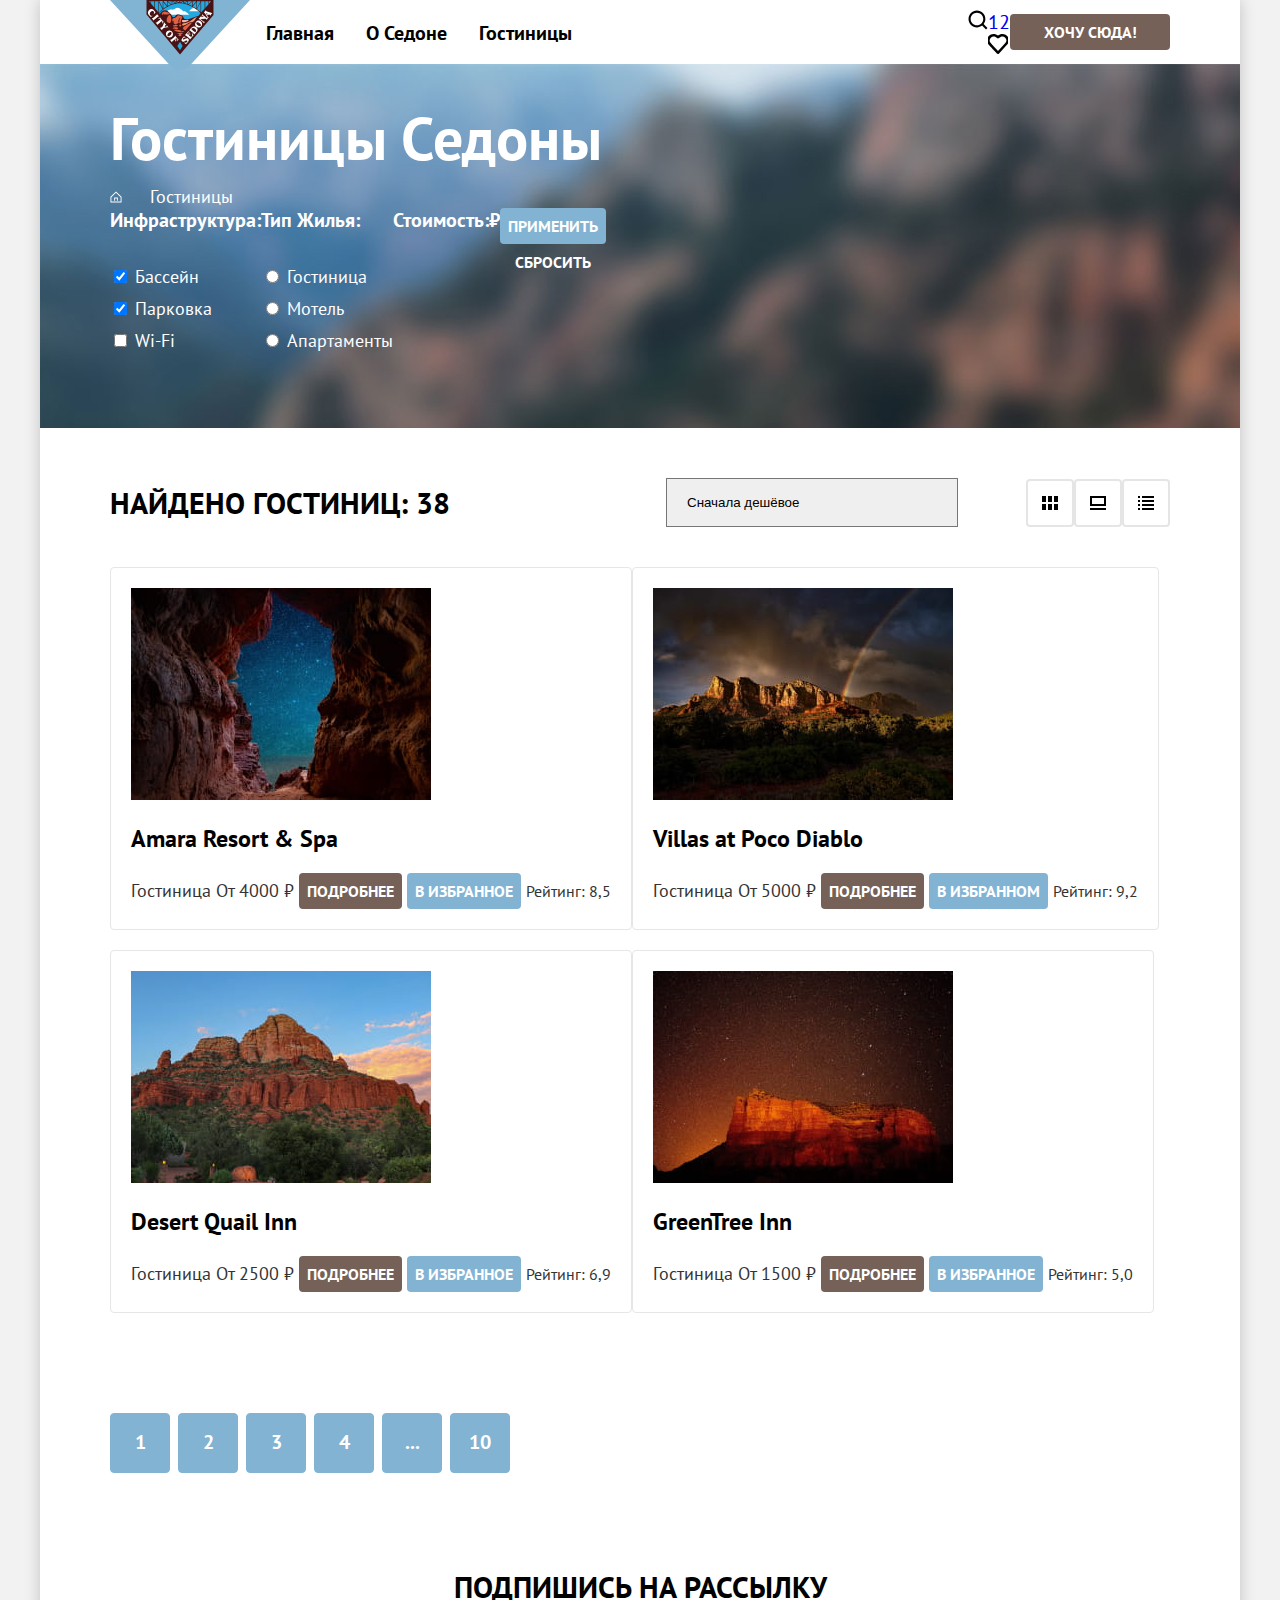
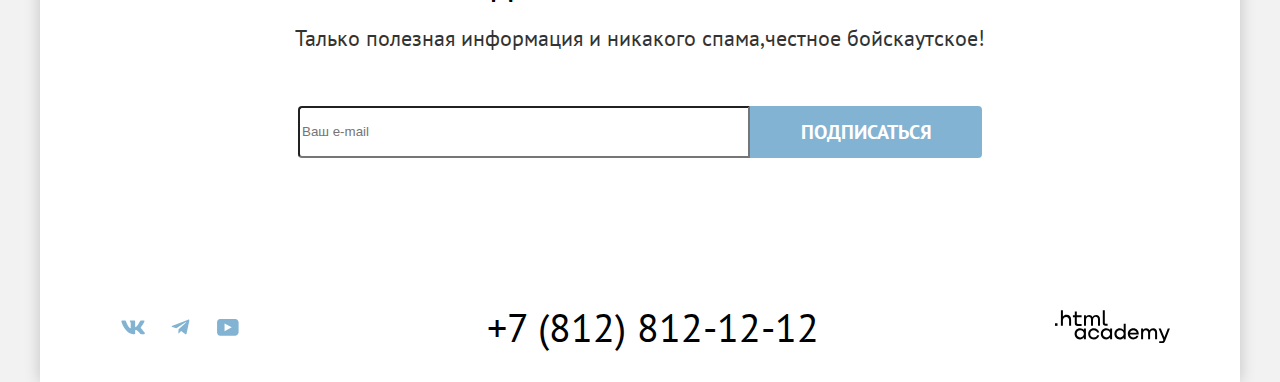
<file: 5/catalog.html>
<!DOCTYPE html>
<html lang="ru">

  <head>
    <meta charset="UTF-8">
    <meta name="viewport" content="width=device-width, initial-scale=1.0">
    <title>Document</title>
    <link rel="stylesheet" href="styles/style.css">
    <base href="https://htmlacademy-htmlcss.github.io/2120291-sedona-36/5/">
</head>

  <body>
    <header class="header">
      <nav class="navigation">
        <a class="navigation-logo" href="index.html">
          <img src="images/svg/logo.svg" alt="Sedona" width="140" height="70">
        </a>
        <ul class="navigation-list list-reset">
          <li class="navigation-item">
            <a class="navigation-link navigation-link-current" href="index.html">Главная</a>
          </li>
          <li class="navigation-item">
            <a class="navigation-link" href="#">О Седоне</a>
          </li>
          <li class="navigation-item">
            <a class="navigation-link navigation-link-current" href="catalog.html">Гостиницы</a>
          </li>
        </ul>
        <ul class="navigation-user list-reset">
          <li class="navigation-user-item">
            <a class="navigation-user-link navigation-user-search" href="#">
              <span class="visually-hidden">Поиск</span>
              <img src="images/svg/search.svg" alt="Поиск" width="20" height="20">
            </a>
          </li>
          <li class="navigation-user-item">
            <a class="navigation-user-link navigation-user-favorites" href="#">
              <span class="visually-hidden">Нравится</span>
              <span class="navigation-user-num">12</span>
              <img src="images/svg/like.svg" alt="Добавить в избранное" width="20" height="20">
            </a>
          </li>
        </ul>
        <a class="button button-dark navigation-button" href="#">Хочу сюда!</a>
      </nav>
    </header>
    <main class="main main-catalog">
      <section class="main-form">
        <h1 class="inner-header-title">Гостиницы Седоны</h1>
        <ul class="breadcrumbs list-reset">
          <li class="breadcrumbs-item breadcrumbs-item-home">
            <a class="breadcrumbs-link" href="index.html">
              <span class="visually-hidden">Главная</span>
              <img src="images/svg/mini-home.svg" alt="Главное" width="12" height="12">
            </a>
          </li>
          <li class="breadcrumbs-item">
            <a class="breadcrumbs-link breadcrumbs-link-current">Гостиницы</a>
          </li>
        </ul>
        <h2 class="visually-hidden">Список гостиниц с фильтрами</h2>
        <form class="catalog-filter" action="https://echo.htmlacademy.ru/" method="get">

          <fieldset class="filter-group filter-group-checkbox">
            <legend class="filter-title">Инфраструктура:</legend>
            <ul class="filter-list list-reset">
              <li class="filter-list-item">
                <input class="filter-control-input" type="checkbox" id="pool" name="pool" checked>
                <label class="filter-control-lable" for="pool">Бассейн</label>
              </li>
              <li class="filter-list-item">
                <input class="filter-control-input" type="checkbox" id="space" name="parking" checked>
                <label class="filter-control-lable" for="space">Парковка</label>
              </li>
              <li class="filter-list-item">
                <input class="filter-control-input" type="checkbox" id="wi-fi" name="wi-fi">
                <label class="filter-control-lable" for="wi-fi">Wi-Fi</label>
              </li>
            </ul>
          </fieldset>
          <fieldset class="filter-group filter-group-radio">
            <legend class="filter-title">Тип Жилья:</legend>
            <ul class="filter-list list-reset">
              <li class="filter-list-item">
                <input class="filter-control-input" type="radio" id="hotels" name="hotel-group">
                <label class="filter-control-lable" for="hotels">Гостиница</label>
              </li>
              <li class="filter-list-item">
                <input class="filter-control-input" type="radio" id="motel" name="hotel-group">
                <label class="filter-control-lable" for="motel">Мотель</label>
              </li>
              <li class="filter-list-item">
                <input class="filter-control-input" type="radio" id="apartments" name="hotel-group">
                <label class="filter-control-lable" for="apartments">Апартаменты</label>
              </li>
            </ul>
          </fieldset>
          <fieldset class="filter-group filter-group-range">
            <legend class="filter-title">Стоимость:₽</legend>
          </fieldset>
          <div class="filter-button">
            <button class="button button-light filter-submit" type="submit">Применить</button>
            <button class="button button-transparent filter-reset" type="reset">Сбросить</button>
          </div>
        </form>
      </section>
      <section class="sorting">
        <h2 class="sorting-title">Найдено гостиниц: 38</h2>
        <select class="select-control" aria-label="Сортировка">
          <option value="pupular">Сначала дешёвое</option>
          <option value="pupular">Сначала популярное</option>
          <option value="pupular">Сначала дорогое</option>
        </select>
        <div class="sorting-view">
          <a href="#" class="sorting-item sorting-item-title sorting-item-active">
            <span class="visually-hidden">Вид плитками</span>
          </a>
          <a href="#" class="sorting-item sorting-item-slideshow">
            <span class="visually-hidden">Вид превью</span>
          </a>
          <a href="#" class="sorting-item sorting-item-list">
            <span class="visually-hidden">Вид списком</span>
          </a>
        </div>
      </section>
      <section class="hotels">
        <ul class="hotels-list list-reset">
          <li class="hotels-item">
            <a class="hotels-img" href="#">
              <img src="images/catalog/hotel-1.jpg" alt="Amara Resort & Spa" width="300" height="212">
            </a>
            <a class="hotels-link" href="#">
              <h2 class="hotels-card-title">Amara Resort &amp; Spa</h2>
            </a>
            <span class="hotels-text">Гостиница</span>
            <span class="hotels-text">От 4000 ₽</span>
            <a class="button button-dark hotels-button hotels-button-more" href="#">Подробнее</a>
            <button class="button button-light hotels-button hotels-favotites" type="button">в избранное</button>
            <span class="hotels-rating-star hotels-rating-star-4" aria-label="4 звезды"></span>
            <span class="hotels-rating-text">Рейтинг: 8,5</span>
          </li>
          <li class="hotels-item">
            <a class="hotels-img" href="#">
              <img src="images/catalog/hotel-2.jpg" alt="Villas at Poco Diablo" width="300" height="212">
            </a>
            <a class="hotels-link" href="#">
              <h2 class="hotels-card-title">Villas at Poco Diablo</h2>
            </a>
            <span class="hotels-text">Гостиница</span>
            <span class="hotels-text">От 5000 ₽</span>
            <a class="button button-dark hotels-button hotels-button-more" href="#">Подробнее</a>
            <button class="button button-light hotels-button hotels-favotites hotels-favotites-active" type="button">в избранном</button>
            <span class="hotels-rating-star hotels-rating-star-4" aria-label="4 звезды"></span>
            <span class="hotels-rating-text">Рейтинг: 9,2</span>
          </li>
          <li class="hotels-item">
            <a class="hotels-img" href="#">
              <img src="images/catalog/hotel-3.jpg" alt="Desert Quail Inn" width="300" height="212">
            </a>
            <a class="hotels-link" href="#">
              <h2 class="hotels-card-title">Desert Quail Inn</h2>
            </a>
            <span class="hotels-text">Гостиница</span>
            <span class="hotels-text">От 2500 ₽</span>
            <a class="button button-dark hotels-button hotels-button-more" href="#">Подробнее</a>
            <button class="button button-light hotels-button hotels-favotites" type="button">в избранное</button>
            <span class="hotels-rating-star hotels-rating-star-3" aria-label="3 звезды"></span>
            <span class="hotels-rating-text">Рейтинг: 6,9</span>
          </li>
          <li class="hotels-item">
            <a class="hotels-img" href="#">
              <img src="images/catalog/hotel-4.jpg" alt="GreenTree Inn" width="300" height="212">
            </a>
            <a class="hotels-link" href="#">
              <h2 class="hotels-card-title">GreenTree Inn</h2>
            </a>
            <span class="hotels-text">Гостиница</span>
            <span class="hotels-text">От 1500 ₽</span>
            <a class="button button-dark hotels-button hotels-button-more" href="#">Подробнее</a>
            <button class="button button-light hotels-button hotels-favotites" type="button">в избранное</button>
            <span class="hotels-rating-star hotels-rating-star-2" aria-label="2 звезды"></span>
            <span class="hotels-rating-text">Рейтинг: 5,0</span>
          </li>
        </ul>
        <ul class="pagination list-reset">
          <li class="pagination-item">
            <a class="pagination-link pagination-current">1</a>
          </li>
          <li class="pagination-item">
            <a class="pagination-link" href="#">2</a>
          </li>
          <li class="pagination-item">
            <a class="pagination-link" href="#">3</a>
          </li>
          <li class="pagination-item">
            <a class="pagination-link" href="#">4</a>
          </li>
          <li class="pagination-item">
            <a class="pagination-link pagination-link-more" href="#" aria-label="Следующие страницы">...</a>
          </li>
          <li class="pagination-item">
            <a class="pagination-link" href="#">10</a>
          </li>
        </ul>
      </section>
      <section class="subscribe">
        <h2 class="subscribe-title page-title">Подпишись на рассылку</h2>
        <p class="subscribe-text page-text">Талько полезная информация и никакого спама,честное бойскаутское!</p>
        <form class="subscribe-form" action="https://echo.htmlacademy.ru/" method="post">
          <label class="visually-hidden" for="email">Ваш email</label>
          <input class="subscribe-input form-input" id="email" name="email" type="email" placeholder="Ваш e-mail" required>
          <button class="button button-light subscribe-button" type="submit">Подписаться</button>
        </form>
      </section>
    </main>
    <footer class="footer">

      <ul class="footer-social social list-reset">
        <li class="social-item">
          <a class="social-link" href="https://vk.com/htmlacademy">
            <span class="visually-hidden">VK</span>
            <img src="images/svg/icon-vk.svg" alt="Vk" width="47" height="40">
          </a>
        </li>
        <li class="social-item">
          <a class="social-link" href="https://t.me/htmlacademy">
            <span class="visually-hidden">telegram</span>
            <img src="images/svg/icon-tg.svg" alt="Телеграм" width="47" height="40">
          </a>
        </li>
        <li class="social-item">
          <a class="social-link" href="https://www.youtube.com/user/htmlacademyru">
            <span class="visually-hidden">YT</span>
            <img src="images/svg/icon-yt.svg" alt="Ютьюб" width="47" height="40">
          </a>
        </li>
      </ul>
      <a class="footer-phone" href="tel:+78128121212">+7 (812) 812-12-12</a>
      <a class="footer-logo" href="https://htmlacademy.ru/">
        <span class="visually-hidden">Логотип htmlacademy</span>
        <img src="images/svg/icon-htmlcademy.svg" alt="Значек HTML Academy" width="115" height="33">
      </a>

    </footer>
  </body>

</html>
</file>
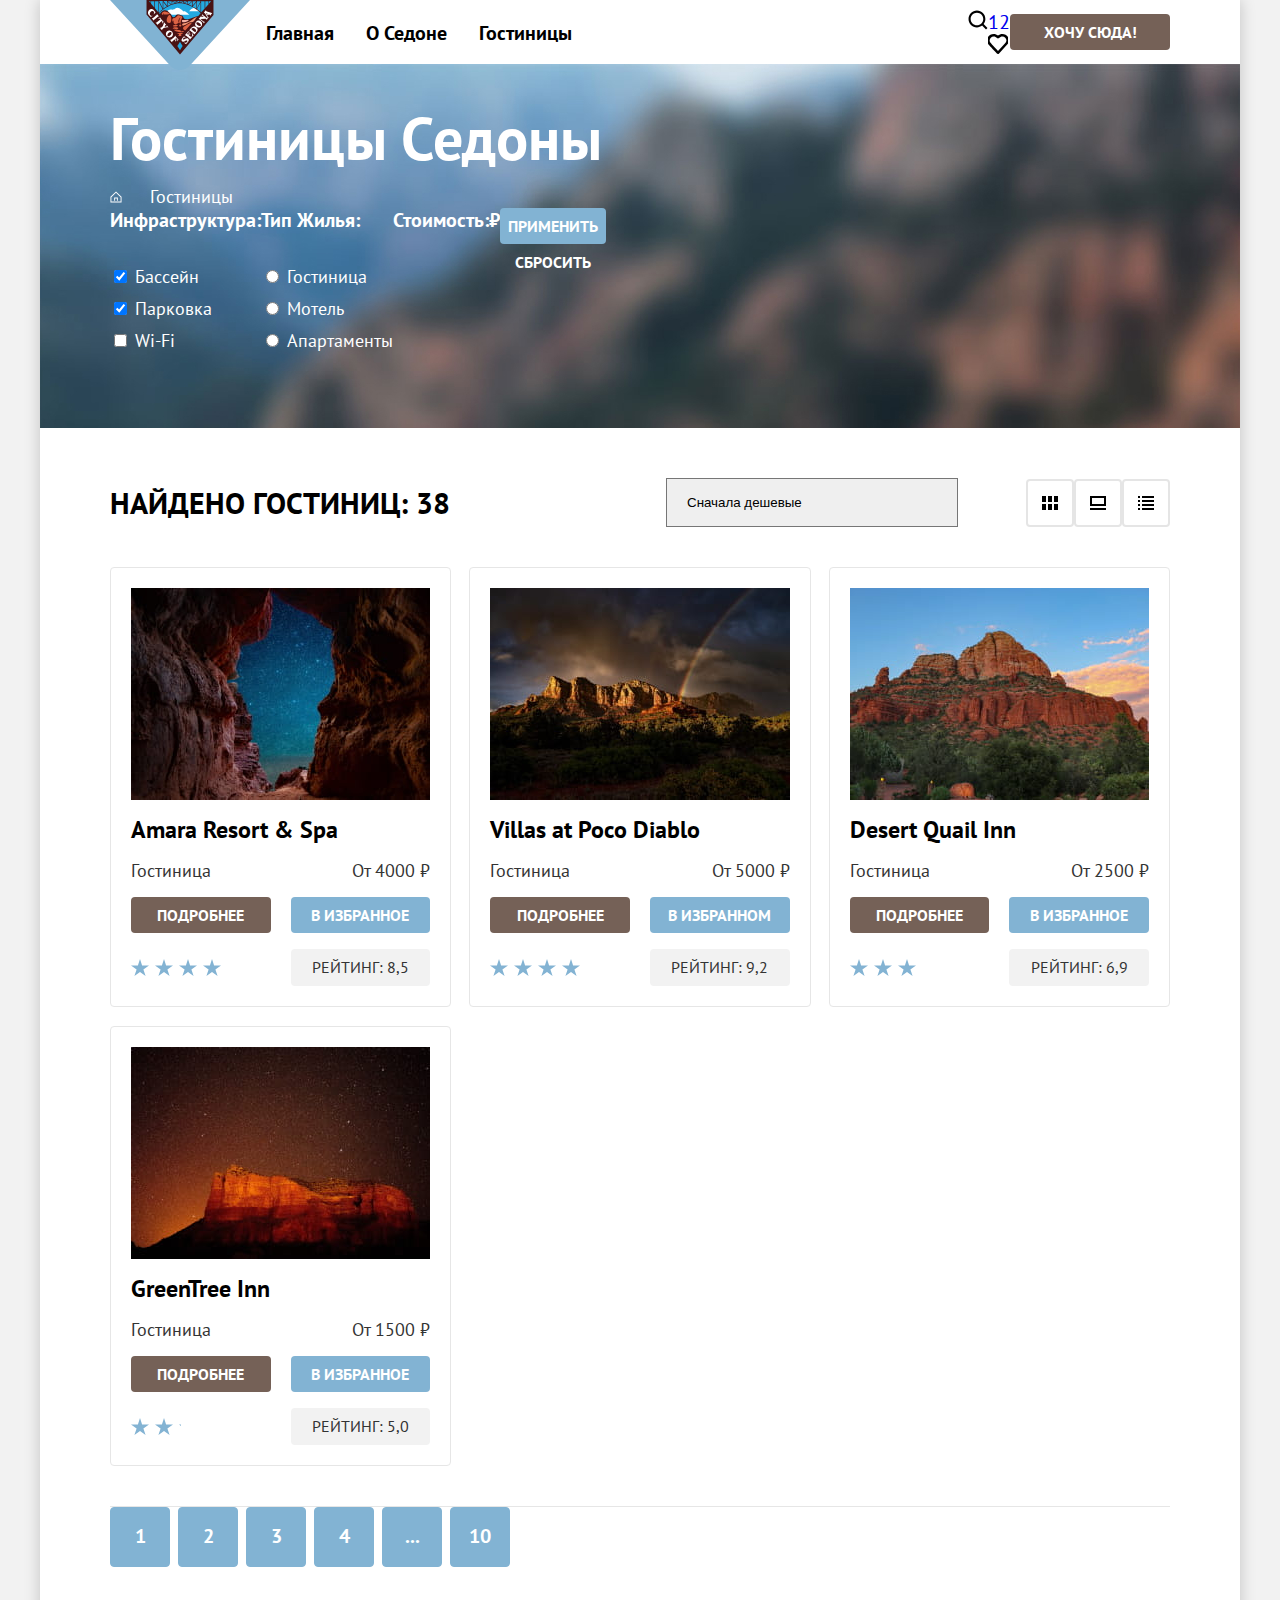
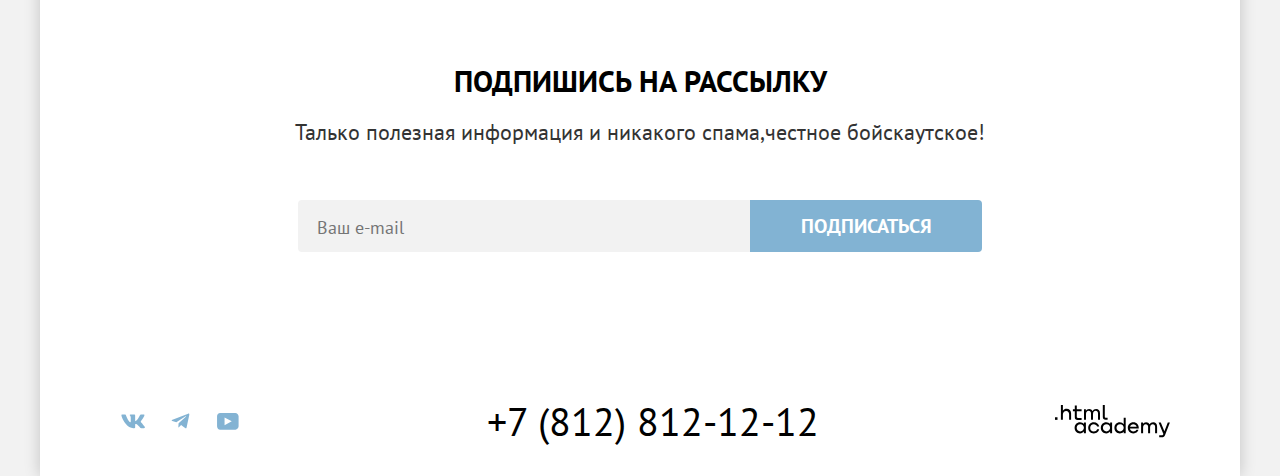
<file: 6/catalog.html>
<!DOCTYPE html>
<html lang="ru">

  <head>
    <meta charset="UTF-8">
    <meta name="viewport" content="width=device-width, initial-scale=1.0">
    <title>Каталог</title>
    <link rel="stylesheet" href="styles/style.css">
    <base href="https://htmlacademy-htmlcss.github.io/2120291-sedona-36/6/">
</head>

  <body>
    <header class="header">
      <nav class="navigation">
        <a class="navigation-logo" href="index.html">
          <img src="images/svg/logo.svg" alt="Sedona" width="140" height="70">
        </a>
        <ul class="navigation-list list-reset">
          <li class="navigation-item">
            <a class="navigation-link navigation-link-current" href="index.html">Главная</a>
          </li>
          <li class="navigation-item">
            <a class="navigation-link" href="#">О Седоне</a>
          </li>
          <li class="navigation-item">
            <a class="navigation-link navigation-link-current" href="catalog.html">Гостиницы</a>
          </li>
        </ul>
        <ul class="navigation-user list-reset">
          <li class="navigation-user-item">
            <a class="navigation-user-link navigation-user-search" href="#">
              <span class="visually-hidden">Поиск</span>
              <img src="images/svg/search.svg" alt="Поиск" width="20" height="20">
            </a>
          </li>
          <li class="navigation-user-item">
            <a class="navigation-user-link navigation-user-favorites" href="#">
              <span class="visually-hidden">Нравится</span>
              <span class="navigation-user-num">12</span>
              <img src="images/svg/like.svg" alt="Добавить в избранное" width="20" height="20">
            </a>
          </li>
        </ul>
        <a class="button button-dark navigation-button" href="#">Хочу сюда!</a>
      </nav>
    </header>
    <main class="main main-catalog">
      <section class="main-form">
        <h1 class="inner-header-title">Гостиницы Седоны</h1>
        <ul class="breadcrumbs list-reset">
          <li class="breadcrumbs-item breadcrumbs-item-home">
            <a class="breadcrumbs-link" href="index.html">
              <span class="visually-hidden">Главная</span>
              <img src="images/svg/mini-home.svg" alt="Главное" width="12" height="12">
            </a>
          </li>
          <li class="breadcrumbs-item">
            <a class="breadcrumbs-link breadcrumbs-link-current">Гостиницы</a>
          </li>
        </ul>
        <h2 class="visually-hidden">Список гостиниц с фильтрами</h2>
        <form class="catalog-filter" action="https://echo.htmlacademy.ru/" method="get">

          <fieldset class="filter-group filter-group-checkbox">
            <legend class="filter-title">Инфраструктура:</legend>
            <ul class="filter-list list-reset">
              <li class="filter-list-item">
                <input class="filter-control-input" type="checkbox" id="pool" name="pool" checked>
                <label class="filter-control-lable" for="pool">Бассейн</label>
              </li>
              <li class="filter-list-item">
                <input class="filter-control-input" type="checkbox" id="space" name="parking" checked>
                <label class="filter-control-lable" for="space">Парковка</label>
              </li>
              <li class="filter-list-item">
                <input class="filter-control-input" type="checkbox" id="wi-fi" name="wi-fi">
                <label class="filter-control-lable" for="wi-fi">Wi-Fi</label>
              </li>
            </ul>
          </fieldset>
          <fieldset class="filter-group filter-group-radio">
            <legend class="filter-title">Тип Жилья:</legend>
            <ul class="filter-list list-reset">
              <li class="filter-list-item">
                <input class="filter-control-input" type="radio" id="hotels" name="hotel-group">
                <label class="filter-control-lable" for="hotels">Гостиница</label>
              </li>
              <li class="filter-list-item">
                <input class="filter-control-input" type="radio" id="motel" name="hotel-group">
                <label class="filter-control-lable" for="motel">Мотель</label>
              </li>
              <li class="filter-list-item">
                <input class="filter-control-input" type="radio" id="apartments" name="hotel-group">
                <label class="filter-control-lable" for="apartments">Апартаменты</label>
              </li>
            </ul>
          </fieldset>
          <fieldset class="filter-group filter-group-range">
            <legend class="filter-title">Стоимость:₽</legend>
          </fieldset>
          <div class="filter-button">
            <button class="button button-light filter-submit" type="submit">Применить</button>
            <button class="button button-transparent filter-reset" type="reset">Сбросить</button>
          </div>
        </form>
      </section>
      <section class="sorting">
        <h2 class="sorting-title">Найдено гостиниц: 38</h2>
        <select class="select-control" aria-label="Сортировка">
          <option value="pupular">Сначала дешевые</option>
          <option value="pupular">Сначала популярное</option>
          <option value="pupular">Сначала дорогое</option>
        </select>
        <div class="sorting-view">
          <a href="#" class="sorting-item sorting-item-title sorting-item-active">
            <span class="visually-hidden">Вид плитками</span>
          </a>
          <a href="#" class="sorting-item sorting-item-slideshow">
            <span class="visually-hidden">Вид превью</span>
          </a>
          <a href="#" class="sorting-item sorting-item-list">
            <span class="visually-hidden">Вид списком</span>
          </a>
        </div>
      </section>
      <section class="hotels">
        <ul class="hotels-list list-reset">
          <li class="hotels-item">
            <a class="hotels-img" href="#">
              <img src="images/catalog/hotel-1.jpg" alt="Amara Resort & Spa" width="300" height="212">
            </a>
            <a class="hotels-link" href="#">
              <h2 class="hotels-card-title">Amara Resort &amp; Spa</h2>
            </a>
            <span class="hotels-text">Гостиница</span>
            <span class="hotels-text">От 4000 ₽</span>
            <a class="button button-dark hotels-button hotels-button-more" href="#">Подробнее</a>
            <button class="button button-light hotels-button hotels-favotites" type="button">в избранное</button>
            <span class="hotels-rating-star hotels-rating-star-4" aria-label="4 звезды"></span>
            <span class="hotels-rating-text">Рейтинг: 8,5</span>
          </li>
          <li class="hotels-item">
            <a class="hotels-img" href="#">
              <img src="images/catalog/hotel-2.jpg" alt="Villas at Poco Diablo" width="300" height="212">
            </a>
            <a class="hotels-link" href="#">
              <h2 class="hotels-card-title">Villas at Poco Diablo</h2>
            </a>
            <span class="hotels-text">Гостиница</span>
            <span class="hotels-text ">От 5000 ₽</span>
            <a class="button button-dark hotels-button hotels-button-more" href="#">Подробнее</a>
            <button class="button button-light hotels-button hotels-favotites hotels-favotites-active" type="button">в избранном</button>
            <span class="hotels-rating-star hotels-rating-star-4" aria-label="4 звезды"></span>
            <span class="hotels-rating-text">Рейтинг: 9,2</span>

          </li>
          <li class="hotels-item">
            <a class="hotels-img" href="#">
              <img src="images/catalog/hotel-3.jpg" alt="Desert Quail Inn" width="300" height="212">
            </a>
            <a class="hotels-link" href="#">
              <h2 class="hotels-card-title">Desert Quail Inn</h2>
            </a>

            <span class="hotels-text">Гостиница</span>
            <span class="hotels-text ">От 2500 ₽</span>
            <a class="button button-dark hotels-button hotels-button-more" href="#">Подробнее</a>
            <button class="button button-light hotels-button hotels-favotites" type="button">в избранное</button>
            <span class="hotels-rating-star hotels-rating-star-3" aria-label="3 звезды"></span>
            <span class="hotels-rating-text">Рейтинг: 6,9</span>

          </li>
          <li class="hotels-item">
            <a class="hotels-img" href="#">
              <img src="images/catalog/hotel-4.jpg" alt="GreenTree Inn" width="300" height="212">
            </a>
            <a class="hotels-link" href="#">
              <h2 class="hotels-card-title">GreenTree Inn</h2>
            </a>

            <span class="hotels-text">Гостиница</span>
            <span class="hotels-text ">От 1500 ₽</span>
            <a class="button button-dark hotels-button hotels-button-more" href="#">Подробнее</a>
            <button class="button button-light hotels-button hotels-favotites" type="button">в избранное</button>
            <span class="hotels-rating-star hotels-rating-star-2" aria-label="2 звезды"></span>
            <span class="hotels-rating-text">Рейтинг: 5,0</span>

          </li>
        </ul>
        <ul class="pagination list-reset">
          <li class="pagination-item">
            <a class="pagination-link pagination-current">1</a>
          </li>
          <li class="pagination-item">
            <a class="pagination-link" href="#">2</a>
          </li>
          <li class="pagination-item">
            <a class="pagination-link" href="#">3</a>
          </li>
          <li class="pagination-item">
            <a class="pagination-link" href="#">4</a>
          </li>
          <li class="pagination-item">
            <a class="pagination-link pagination-link-more" href="#" aria-label="Следующие страницы">...</a>
          </li>
          <li class="pagination-item">
            <a class="pagination-link" href="#">10</a>
          </li>
        </ul>
      </section>
      <section class="subscribe">
        <h2 class="subscribe-title page-title">Подпишись на рассылку</h2>
        <p class="subscribe-text page-text">Талько полезная информация и никакого спама,честное бойскаутское!</p>
        <form class="subscribe-form" action="https://echo.htmlacademy.ru/" method="post">
          <label class="visually-hidden" for="email">Ваш email</label>
          <input class="subscribe-input form-input" id="email" name="email" type="email" placeholder="Ваш e-mail" required>
          <button class="button button-light subscribe-button" type="submit">Подписаться</button>
        </form>
      </section>
    </main>
    <footer class="footer">

      <ul class="footer-social social list-reset">
        <li class="social-item">
          <a class="social-link" href="https://vk.com/htmlacademy">
            <span class="visually-hidden">VK</span>
            <img src="images/svg/icon-vk.svg" alt="Vk" width="47" height="40">
          </a>
        </li>
        <li class="social-item">
          <a class="social-link" href="https://t.me/htmlacademy">
            <span class="visually-hidden">telegram</span>
            <img src="images/svg/icon-tg.svg" alt="Телеграм" width="47" height="40">
          </a>
        </li>
        <li class="social-item">
          <a class="social-link" href="https://www.youtube.com/user/htmlacademyru">
            <span class="visually-hidden">YT</span>
            <img src="images/svg/icon-yt.svg" alt="Ютьюб" width="47" height="40">
          </a>
        </li>
      </ul>
      <a class="footer-phone" href="tel:+78128121212">+7 (812) 812-12-12</a>
      <a class="footer-logo" href="https://htmlacademy.ru/">
        <span class="visually-hidden">Логотип htmlacademy</span>
        <img src="images/svg/icon-htmlcademy.svg" alt="Значек HTML Academy" width="115" height="33">
      </a>

    </footer>
  </body>

</html>
</file>
<file: styles/style.css>
@font-face {
  font-style: normal;
  font-weight: 400;
  font-family: "PT Sans";

  font-display: swap;
  src: url("../fonts/ptsans-400.woff2") format("woff2");
}

@font-face {
  font-style: normal;
  font-weight: 700;
  font-family: "PT Sans";

  font-display: swap;
  src: url("../fonts/ptsans-700.woff2") format("woff2");
}

*,
*::before,
*::after {
  box-sizing: border-box;
}

html {
  box-sizing: border-box;
  height: 100%;
  margin: 0;
  padding: 0;

  background-color: #f2f2f2;
}

/*body*/

body {
  display: flex;
  flex-direction: column;
  width: 1200px;
  min-height: 100vh;
  margin: 0 auto;

  font-style: normal;
  font-size: 20px;
  line-height: 24px;
  font-family: "PT Sans", sans-serif;
  color: #000000;

  background-color: #ffffff;
  box-shadow: 0 0 15px rgba(0, 0, 0, 0.2);
}

.visually-hidden {
  position: absolute;

  width: 1px;
  height: 1px;
  margin: -1px;
  padding: 0;
  overflow: hidden;

  white-space: nowrap;

  border: 0;

  clip: rect(0 0 0 0);
  clip-path: inset(100%);
}

img {
  max-width: 100%;

  object-fit: cover;
  object-position: center;
}

.list-reset {
  margin: 0;
  padding: 0;

  list-style: none;
}

/*header*/
.button {
  display: inline-block;
  padding: 8px;

  font-weight: 700;
  font-size: 16px;
  line-height: 20px;
  font-family: "PT Sans", sans-serif;
  text-align: center;
  color: #ffffff;
  text-transform: uppercase;
  text-decoration: none;

  background-color: #756157;
  border: none;
  border-radius: 4px;
  cursor: pointer;
}

.button-light {
  background: #82b3d3;
}

.button-transparent {
  background-color: transparent;
}

.navigation {
  display: flex;
  flex-wrap: wrap;
  align-items: center;
  padding: 0 70px;
}

.navigation-list {
  display: flex;
  flex-wrap: wrap;
}

.navigation-item {
  margin: 0 16px;
}

.navigation-link {
  display: inline-block;
  padding: 19px 0 17px;

  font-weight: 700;
  color: #000000;
  text-decoration: none;
}

.navigation-logo {
  position: relative;
  z-index: 1;

  display: block;
  width: 140px;
  height: 70px;
  margin-bottom: -6px;
}

.navigation-logo img {
  display: block;
  width: 100%;
  height: 100%;
}

.navigation-user {
  display: flex;
  margin-left: auto;
}

.navigation-user-link {
  text-decoration: none;
}

.navigation-user-link img {
  display: block;
  width: 20px;
  height: 20px;
}

.navigation-button {
  width: 160px;
}

/*main index*/
.main {
  flex-grow: 1;
}

.intro {
  padding-top: 50px;

  color: #000000;

  background-color: #82b3d3;
  background-image: url("../images/svg/hero.svg"),
    url("../images/intro/index-background.jpg");
  background-repeat: no-repeat;
  background-position: bottom, center;
  background-size: 100% auto, cover;
}

.intro-img {
  width: 458px;
  height: 450px;
  margin: 0 auto;
}

.page-description {
  padding: 69px 0;

  text-align: center;
}

.page-title {
  margin: 0 0 25px;

  font-size: 30px;
  line-height: 36px;
  text-transform: uppercase;
}

.page-text {
  margin-top: 0;

  font-size: 22px;
  line-height: 26px;
  color: #333333;
}

.advantages-list {
  display: flex;
  flex-wrap: wrap;
}

.advantages-item {
  background-color: rgba(131, 179, 211, 0.2);
}

.advantages-item:nth-child(2n) {
  background-color: rgba(131, 179, 211, 0.12);
}

.advantages-item-full {
  width: 100%;

  color: #000000;

  background-color: #82b3d3;
}

.advantages-container {
  display: flex;
}

.advantages-content {
  width: 400px;
  min-height: 385px;
  padding: 113px 85px 30px;

  text-align: center;
}

.advantages-item-full .advantages-content {
  padding-top: 103px;
}

.advantages-title {
  position: relative;

  margin: 0 0 31px;
  padding-bottom: 31px;

  font-size: 24px;
  line-height: 28px;
  text-transform: uppercase;
}

.advantages-item-full .advantages-title::after {
  background-color: rgba(255, 255, 255, 0.3);
}

.advantages-title::after {
  content: "";
  position: absolute;
  bottom: 0;
  left: 50%;

  width: 60px;
  height: 2px;

  background-color: rgba(0, 0, 0, 0.3);
  transform: translateX(-50%);
}

.advantages-text {
  font-size: 18px;
  line-height: 21px;
  text-align: center;
  color: #333333;
}

.advantages-item-full .advantages-text {
  color: #ffffff;
}

.advantages-image img {
  display: block;
  width: 100%;
  height: 100%;
}

.advantages-item-full:last-child .advantages-image {
  order: -1;
}

.advantages-list-recommendations .advantages-item {
  background-color: rgba(131, 179, 211, 0.12);
}

.advantages-list-recommendations .advantages-item:nth-child(2n) {
  background-color: #ffffff;
}

.advantages-list-recommendations .advantages-content {
  padding-top: 183px;

  background-repeat: no-repeat;
  background-position: center 78px;
}

.advantages-content-home {
  background-image: url("../images/svg/home.svg");
}

.advantages-content-food {
  background-image: url("../images/svg/food.svg");
}

.advantages-content-souvenirs {
  background-image: url("../images/svg/souvenir.svg");
}

.advantages-list-recommendations .advantages-title::after {
  display: none;
}

.advantages-list-recommendations .advantages-title {
  margin-bottom: 29px;
  padding-bottom: 0;
}

.search-button {
  display: block;
  width: 376px;
  margin: 0 auto;

  font-size: 20px;
  line-height: 36px;
}

.search {
  padding: 96px 34px;

  text-align: center;
}

/*main catalog*/

.main-form {
  padding: 35px 70px 68px;

  color: #ffffff;

  background-color: #82b3d3;
  background-image: url("../images/intro/hotel.jpg");
  background-repeat: no-repeat;
  background-size: cover;
}

.inner-header-title {
  margin: 0 0 7px;

  font-size: 60px;
  line-height: 78px;
}

.breadcrumbs {
  display: flex;
}

.breadcrumbs-item {
  margin-right: 28px;
}

.breadcrumbs-link {
  font-size: 18px;
  line-height: 23px;
  color: #ffffff;
}

.catalog-filter {
  display: flex;
  flex-wrap: wrap;
}

.filter-group {
  margin: 0;
  padding: 0;

  border: 0 none;
}

.filter-title {
  margin-bottom: 32px;
  padding: 0;

  font-weight: 700;
}

.filter-list-item {
  margin-bottom: 8px;
}

.filter-control-lable {
  font-size: 18px;
  line-height: 23px;
}

.filter-button {
  display: flex;
  flex-direction: column;
}

.sorting {
  display: grid;
  align-items: center;
  padding: 50px 70px 40px;

  gap: 20px 68px;
  grid-template-columns: 1fr auto auto;
}

.sorting-title {
  margin: 0;

  font-size: 30px;
  line-height: 36px;
  text-transform: uppercase;
}

.select-control {
  width: 292px;
  height: 49px;
  padding: 14px 20px;

  appearance: none;
}

.sorting-view {
  display: flex;
  flex-wrap: wrap;
}

.sorting-item {
  display: block;
  width: 48px;
  height: 48px;

  background-repeat: no-repeat;
  background-position: center;
  background-size: 16px 14px;
  border: 2px solid #e5e5e5;
  border-radius: 4px;
}

.sorting-item-title {
  background-image: url("../images/svg/grid.svg");
}

.sorting-item-slideshow {
  background-image: url("../images/svg/pc.svg");
}

.sorting-item-list {
  background-image: url("../images/svg/line.svg");
}

.hotels {
  padding: 0 70px;
}

.hotels-list {
  display: grid;
  padding-bottom: 40px;

  border-bottom: 1px solid#e6e6e6;

  gap: 19px 18px;
  grid-template-columns: repeat(3, 1fr);
}

.hotels-item {
  display: grid;
  padding: 20px;

  border: 1px solid #e6e6e6;
  border-radius: 4px;

  gap: 16px 20px;
  grid-template-columns: repeat(2, 1fr);
}

.hotels-img {
  display: block;
  height: 212px;

  grid-column: 1/-1;
}

hotels-img img {
  display: block;
  width: 100%;
  height: 100%;
}

.hotels-link {
  display: inline-block;

  color: #000000;
  text-decoration: none;

  grid-column: 1 / -1;
}

.hotels-card-title {
  margin: 0;

  font-size: 24px;
  line-height: 28px;
}

.hotels-text {
  font-size: 18px;
  line-height: 21px;
  color: #333333;
}

.hotels-text + .hotels-text {
  text-align: right;
}

.hotels-rating-star {
  display: block;
  height: 37px;

  background-image: url(../images/svg/stars.svg);
  background-repeat: no-repeat;
  background-position: left center;
}

.hotels-rating-star-4 {
  width: 90px;
}

.hotels-rating-star-3 {
  width: 70px;
}

.hotels-rating-star-2 {
  width: 50px;
}

.hotels-rating-text {
  display: block;
  padding: 8px;

  font-size: 16px;
  line-height: 20px;
  text-align: center;
  color: #333333;
  text-transform: uppercase;

  background-color: #f2f2f2;
  border-radius: 4px;
}

.pagination {
  display: flex;
  flex-wrap: wrap;
}

.pagination-item {
  margin-right: 8px;
}

.pagination-link {
  display: block;
  min-width: 60px;
  min-height: 60px;
  padding: 10px;

  font-weight: 700;
  font-size: 20px;
  line-height: 36px;
  text-align: center;
  color: #ffffff;
  text-decoration: none;

  background-color: #82b3d3;
  border: 1px solid #82b3d3;
  border-radius: 4px;
}

.subscribe {
  padding-top: 96px;
  padding-bottom: 104px;

  text-align: center;
}

.subscribe-home {
  color: #ffffff;

  background-color: #242424;
  background-image: url("../images/intro/subscribe.jpg");
  background-repeat: no-repeat;
  background-size: cover;
}

.subscribe-title {
  margin-bottom: 20px;
}

.subscribe-home .subscribe-title {
  color: #ffffff;
}

.subscribe-text {
  margin-bottom: 55px;
}

.subscribe-home .subscribe-text {
  color: #ffffff;
}

.subscribe-form {
  display: grid;
  max-width: 684px;
  margin: 0 auto;

  grid-template-columns: 1fr 232px;
}

.form-input {
  width: 100%;
  height: 48px;
  padding: 13px 17px 10px;

  font-weight: 700;
  font-size: 18px;
  line-height: 24px;
  font-family: "PT Sans", sans-serif;
  color: #000000;

  background-color: #f2f2f2;
  border: 2px solid transparent;
  border-radius: 4px;

  appearance: none;
}

.form-input::-webkit-outer-spin-button,
.form-input::-webkit-inner-spin-button {
  appearance: none;
}

.subscribe-input {
  height: 52px;

  font-weight: 400;

  border-radius: 4px 0 0 4px;
}

.subscribe-button {
  padding: 6px;

  font-size: 20px;
  line-height: 36px;

  border-radius: 0 4px 4px 0;
}

/*footer*/
.footer {
  display: flex;
  flex-wrap: wrap;
  align-items: center;
  padding: 45px 70px 35px;
}

.footer-social {
  display: flex;
}

.footer-phone {
  margin: 0 auto;

  font-size: 40px;
  line-height: 40px;
  text-align: center;
  color: #000000;
  text-decoration: none;
}

.social-link {
  display: flex;
  justify-content: center;
  align-items: center;
  width: 47px;
  height: 40px;

  color: #83b3d3;
}

.social-link img {
  display: block;
  width: 100%;
  height: 100%;
}

.footer-logo {
  display: block;
  width: 115px;
  height: 33px;

  color: #000000;
}

.footer-logo img {
  display: block;
  width: 100%;
  height: 100%;
}
</file>
<file: 2/styles/style.css>
@font-face {
  font-weight: 400;
  font-size: normal;
  font-family: "PT Sans";

  font-display: swap;
  src: url("../fonts/ptsans-400.woff2") format("woff2");
}

@font-face {
  font-weight: 700;
  font-size: normal;
  font-family: "PT Sans";

  font-display: swap;
  src: url("../fonts/ptsans-700.woff2") format("woff2");
}

/*body*/

body {
  font-style: normal;
  font-weight: 700;
  line-height: 24px;
  font-family: "PT Sans";
  color: #000000;
}

/*header*/

header .nav {
  position: absolute;

  display: flex;
  flex-direction: row;
  justify-content: space-between;
  align-items: flex-start;
  height: 64px;
  padding: 0 70px 0 70px;

  gap: 30px;
}

.navigation-list {
  display: flex;
  flex-direction: row;
  align-items: center;
  padding: 0;

  list-style-type: none;

  gap: 21px;
}

.navigation-user {
  list-style-type: none;
}

header .button {
  width: 92px;
  height: 20px;

  line-height: 20px;
  color: #ffffff;
  text-transform: uppercase;

  size: 16px;
}

header .button {
  top: 14px;
  left: 108px;

  display: flex;
  flex-direction: row;
  justify-content: center;
  align-items: center;
  width: 160px;
  height: 36px;
  padding: 8px 50px;

  background-color: #756157;
  border-radius: 4px;

  gap: 10px;
}
</file>
<file: 3/styles/style.css>
@font-face {
  font-style: normal;
  font-weight: 400;
  font-family: "PT Sans";

  font-display: swap;
  src: url("../fonts/ptsans-400.woff2") format("woff2");
}

@font-face {
  font-style: normal;
  font-weight: 700;
  font-family: "PT Sans";

  font-display: swap;
  src: url("../fonts/ptsans-700.woff2") format("woff2");
}

*,
*::before,
*::after {
  box-sizing: border-box;
}

html {
  box-sizing: border-box;
  margin: 0;
  padding: 0;

  background-color: #f2f2f2;
}

/*body*/

body {
  width: 1200px;
  margin: 0 auto;

  font-style: normal;
  font-size: 20px;
  line-height: 24px;
  font-family: "PT Sans", sans-serif;
  color: #000000;

  background-color: #ffffff;
  box-shadow: 0 0 15px rgba(0, 0, 0, 0.2);
}

.visually-hidden {
  position: absolute;

  width: 1px;
  height: 1px;
  margin: -1px;
  padding: 0;
  overflow: hidden;

  white-space: nowrap;

  border: 0;

  clip: rect(0 0 0 0);
  clip-path: inset(100%);
}

img {
  max-width: 100%;

  object-fit: cover;
  object-position: center;
}

.list-reset {
  margin: 0;
  padding: 0;

  list-style: none;
}

/*header*/
.navigation-logo {
  display: block;
  width: 140px;
  height: 70px;
}

.navigation-logo img {
  display: block;
  width: 100%;
  height: 100%;
}

.navigation-user-link {
  text-decoration: none;
}

.navigation-user-link img {
  display: block;
  width: 20px;
  height: 20px;
}

.navigation-link {
  font-weight: 700;
  text-align: center;
  color: #000000;
  text-decoration: none;
}

.button {
  display: inline-block;
  padding: 8px;

  font-weight: 700;
  font-size: 16px;
  line-height: 20px;
  font-family: "PT Sans", sans-serif;
  text-align: center;
  color: #ffffff;
  text-transform: uppercase;
  text-decoration: none;

  background-color: #756157;
  border: none;
  border-radius: 4px;
  cursor: pointer;
}

.button-light {
  background: #82b3d3;
}

.button-transparent {
  background-color: transparent;
}

/*main index*/

.intro {
  background-color: #82b3d3;
  background-image: url("../images/svg/hero.svg"),
    url("../images/intro/index-background.jpg");
  background-repeat: no-repeat;
  background-position: bottom, center;
  background-size: 100% auto, cover;
}

.advantages-item {
  background-color: rgba(131, 179, 211, 0.2);
}

.advantages-item:nth-child(2n) {
  background-color: rgba(131, 179, 211, 0.12);
}

.advantages-item-full {
  background-color: #82b3d3;
}

.advantages-content {
  min-height: 385px;
  padding: 113px 85px 30px;
}

.advantages-title {
  font-size: 24px;
  line-height: 28px;
  text-align: center;
  text-transform: uppercase;
}

.advantages-text {
  font-size: 18px;
  line-height: 21px;
  text-align: center;
  color: #333333;
}

.page-description {
  padding: 69px 0;

  text-align: center;
}

.page-title {
  margin: 0 0 25px;

  font-size: 30px;
  line-height: 36px;
  text-transform: uppercase;
}

.page-text {
  margin-top: 0;

  font-size: 22px;
  line-height: 26px;
  color: #333333;
}

.advantages-list-recommendations .advantages-item {
  background-color: rgba(131, 179, 211, 0.12);
}

.advantages-list-recommendations .advantages-item:nth-child(2n) {
  background-color: #ffffff;
}

.advantages-item-full .advantages-title,
.advantages-item-full .advantages-text {
  color: #ffffff;
}

.subscribe {
  padding-top: 96px;
  padding-bottom: 104px;

  text-align: center;
}

.subscribe-home {
  background-color: #242424;
  background-image: url("../images/intro/subscribe.jpg");
  background-repeat: no-repeat;
  background-size: cover;
}

.subscribe-title {
  margin-bottom: 20px;
}

.subscribe-home .subscribe-title {
  color: #ffffff;
}

.subscribe-text {
  margin-bottom: 55px;
}

.subscribe-home .subscribe-text {
  color: #ffffff;
}

/*main catalog*/
.main-form {
  color: #ffffff;

  background-color: #82b3d3;
  background-image: url("../images/intro/hotel.jpg");
  background-repeat: no-repeat;
  background-size: cover;
}

.inner-header-title {
  font-size: 60px;
  line-height: 78px;
}

.breadcrumbs-link {
  font-size: 18px;
  line-height: 23px;
  color: #ffffff;
}

.filter-group {
  margin: 0;
  padding: 0;

  border: 0 none;
}

.filter-title {
  font-weight: 700;
}

.filter-control-lable {
  font-size: 18px;
  line-height: 23px;
}

.sorting-title {
  font-size: 30px;
  line-height: 36px;
}

.select-control {
  width: 292px;
  height: 49px;
  padding: 14px 20px;

  appearance: none;
}

.sorting-item {
  display: block;
  width: 48px;
  height: 48px;

  background-repeat: no-repeat;
  background-position: center;
  background-size: 16px 14px;
  border: 2px solid #e5e5e5;
  border-radius: 4px;
}

.sorting-item-title {
  background-image: url("../images/svg/grid.svg");
}

.sorting-item-slideshow {
  background-image: url("../images/svg/pc.svg");
}

.sorting-item-list {
  background-image: url("../images/svg/line.svg");
}

.hotels-text {
  font-size: 18px;
  line-height: 21px;
  color: #333333;
}

.hotels-card-title {
  font-size: 24px;
  line-height: 28px;
}

.hotels-link {
  text-decoration: none;
}

.hotels-rating-text {
  font-size: 16px;
  line-height: 20px;
  color: #333333;
}

.pagination-item {
  margin-right: 8px;
}

.pagination-link {
  display: block;
  min-width: 60px;
  min-height: 60px;
  padding: 10px;

  font-weight: 700;
  font-size: 20px;
  line-height: 36px;
  text-align: center;
  color: #ffffff;
  text-decoration: none;

  background-color: #82b3d3;
  border: 1px solid #82b3d3;
  border-radius: 4px;
}

/*footer*/
.footer-phone {
  font-size: 40px;
  line-height: 40px;
  text-align: center;
  color: #000000;
  text-decoration: none;
}

.subscribe-form {
  display: grid;
  max-width: 684px;
  margin: 0 auto;

  grid-template-columns: 1fr 232px;
}

.subscribe-input {
  border-radius: 4px 0 0 4px;
}

.subscribe-button {
  padding: 8px 50px;

  font-size: 20px;
  line-height: 36px;

  border-radius: 0 4px 4px 0;
}

.social-link {
  display: flex;
  justify-content: center;
  align-items: center;
  width: 47px;
  height: 40px;

  color: #83b3d3;
}

.social-link img {
  display: block;
  width: 22px;
  height: 17px;
}

.footer-logo {
  display: block;
  width: 115px;
  height: 33px;

  color: #000000;
}

.footer-logo img {
  display: block;
  width: 115px;
  height: 33px;
}
</file>
<file: 4/styles/style.css>
@font-face {
  font-style: normal;
  font-weight: 400;
  font-family: "PT Sans";

  font-display: swap;
  src: url("../fonts/ptsans-400.woff2") format("woff2");
}

@font-face {
  font-style: normal;
  font-weight: 700;
  font-family: "PT Sans";

  font-display: swap;
  src: url("../fonts/ptsans-700.woff2") format("woff2");
}

*,
*::before,
*::after {
  box-sizing: border-box;
}

html {
  box-sizing: border-box;
  height: 100%;
  margin: 0;
  padding: 0;

  background-color: #f2f2f2;
}

/*body*/

body {
  display: flex;
  flex-direction: column;
  width: 1200px;
  min-height: 100vh;
  margin: 0 auto;

  font-style: normal;
  font-size: 20px;
  line-height: 24px;
  font-family: "PT Sans", sans-serif;
  color: #000000;

  background-color: #ffffff;
  box-shadow: 0 0 15px rgba(0, 0, 0, 0.2);
}

.visually-hidden {
  position: absolute;

  width: 1px;
  height: 1px;
  margin: -1px;
  padding: 0;
  overflow: hidden;

  white-space: nowrap;

  border: 0;

  clip: rect(0 0 0 0);
  clip-path: inset(100%);
}

img {
  max-width: 100%;

  object-fit: cover;
  object-position: center;
}

.list-reset {
  margin: 0;
  padding: 0;

  list-style: none;
}

/*header*/
.button {
  display: inline-block;
  padding: 8px;

  font-weight: 700;
  font-size: 16px;
  line-height: 20px;
  font-family: "PT Sans", sans-serif;
  text-align: center;
  color: #ffffff;
  text-transform: uppercase;
  text-decoration: none;

  background-color: #756157;
  border: none;
  border-radius: 4px;
  cursor: pointer;
}

.button-light {
  background: #82b3d3;
}

.button-transparent {
  background-color: transparent;
}

.navigation {
  display: flex;
  flex-wrap: wrap;
  align-items: center;
  padding: 0 70px;
}

.navigation-list {
  display: flex;
  flex-wrap: wrap;
}

.navigation-item {
  margin: 0 16px;
}

.navigation-link {
  display: inline-block;
  padding: 19px 0 17px;

  font-weight: 700;
  color: #000000;
  text-decoration: none;
}

.navigation-logo {
  position: relative;
  z-index: 1;

  display: block;
  width: 140px;
  height: 70px;
  margin-bottom: -6px;
}

.navigation-logo img {
  display: block;
  width: 100%;
  height: 100%;
}

.navigation-user {
  display: flex;
  margin-left: auto;
}

.navigation-user-link {
  text-decoration: none;
}

.navigation-user-link img {
  display: block;
  width: 20px;
  height: 20px;
}

.navigation-button {
  width: 160px;
}

/*main index*/
.main {
  flex-grow: 1;
}

.intro {
  padding-top: 50px;

  color: #000000;

  background-color: #82b3d3;
  background-image: url("../images/svg/hero.svg"),
    url("../images/intro/index-background.jpg");
  background-repeat: no-repeat;
  background-position: bottom, center;
  background-size: 100% auto, cover;
}

.intro-img {
  width: 458px;
  height: 450px;
  margin: 0 auto;
}

.page-description {
  padding: 69px 0;

  text-align: center;
}

.page-title {
  margin: 0 0 25px;

  font-size: 30px;
  line-height: 36px;
  text-transform: uppercase;
}

.page-text {
  margin-top: 0;

  font-size: 22px;
  line-height: 26px;
  color: #333333;
}

.advantages-list {
  display: flex;
  flex-wrap: wrap;
}

.advantages-list-recommendations .advantages-item {
  background-color: rgba(131, 179, 211, 0.12);
}

.advantages-list-recommendations .advantages-item:nth-child(2n) {
  background-color: #ffffff;
}

.advantages-item {
  background-color: rgba(131, 179, 211, 0.2);
}

.advantages-item:nth-child(2n) {
  background-color: rgba(131, 179, 211, 0.12);
}

.advantages-item-full {
  background-color: #82b3d3;
}

.advantages-container {
  display: flex;
}

.advantages-content {
  width: 400px;
  min-height: 385px;
  padding: 113px 85px 30px;
}

.advantages-title {
  font-size: 24px;
  line-height: 28px;
  text-align: center;
  text-transform: uppercase;
}

.advantages-text {
  font-size: 18px;
  line-height: 21px;
  text-align: center;
  color: #333333;
}

.advantages-image img {
  display: block;
  width: 100%;
  height: 100%;
}

.advantages-item-full .advantages-title,
.advantages-item-full .advantages-text {
  color: #ffffff;
}

.search-button {
  width: 376px;
}

.search {
  padding: 96px 34px;

  text-align: center;
}

/*main catalog*/

.main-form {
  padding: 35px 70px 68px;

  color: #ffffff;

  background-color: #82b3d3;
  background-image: url("../images/intro/hotel.jpg");
  background-repeat: no-repeat;
  background-size: cover;
}

.inner-header-title {
  margin: 0 0 7px;

  font-size: 60px;
  line-height: 78px;
}

.breadcrumbs {
  display: flex;
}

.breadcrumbs-item {
  margin-right: 28px;
}

.breadcrumbs-link {
  font-size: 18px;
  line-height: 23px;
  color: #ffffff;
}

.catalog-filter {
  display: flex;
  flex-wrap: wrap;
}

.filter-group {
  margin: 0;
  padding: 0;

  border: 0 none;
}

.filter-title {
  margin-bottom: 32px;
  padding: 0;

  font-weight: 700;
}

.filter-list-item {
  margin-bottom: 8px;
}

.filter-control-lable {
  font-size: 18px;
  line-height: 23px;
}

.filter-button {
  display: flex;
  flex-direction: column;
}

.sorting {
  display: grid;
  align-items: center;
  padding: 50px 70px 40px;

  gap: 20px 68px;
  grid-template-columns: 1fr auto auto;
}

.sorting-title {
  margin: 0;

  font-size: 30px;
  line-height: 36px;
  text-transform: uppercase;
}

.select-control {
  width: 292px;
  height: 49px;
  padding: 14px 20px;

  appearance: none;
}

.sorting-view {
  display: flex;
  flex-wrap: wrap;
}

.sorting-item {
  display: block;
  width: 48px;
  height: 48px;

  background-repeat: no-repeat;
  background-position: center;
  background-size: 16px 14px;
  border: 2px solid #e5e5e5;
  border-radius: 4px;
}

.sorting-item-title {
  background-image: url("../images/svg/grid.svg");
}

.sorting-item-slideshow {
  background-image: url("../images/svg/pc.svg");
}

.sorting-item-list {
  background-image: url("../images/svg/line.svg");
}

.hotels {
  padding: 0 70px;
}

.hotels-list {
  display: flex;
  flex-wrap: wrap;
  justify-content: flex-start;
  padding-bottom: 80px;
}

.hotels-item {
  margin-bottom: 20px;
  padding: 20px;

  border: #e6e6e6 solid 1px;
  border-radius: 4px;
}

.hotels-text {
  font-size: 18px;
  line-height: 21px;
  color: #333333;
}

.hotels-card-title {
  font-size: 24px;
  line-height: 28px;
  color: #000000;
}

.hotels-link {
  text-decoration: none;
}

.hotels-rating-text {
  font-size: 16px;
  line-height: 20px;
  color: #333333;
}

.pagination {
  display: flex;
  flex-wrap: wrap;
}

.pagination-item {
  margin-right: 8px;
}

.pagination-link {
  display: block;
  min-width: 60px;
  min-height: 60px;
  padding: 10px;

  font-weight: 700;
  font-size: 20px;
  line-height: 36px;
  text-align: center;
  color: #ffffff;
  text-decoration: none;

  background-color: #82b3d3;
  border: 1px solid #82b3d3;
  border-radius: 4px;
}

.subscribe {
  padding-top: 96px;
  padding-bottom: 104px;

  text-align: center;
}

.subscribe-home {
  color: #ffffff;

  background-color: #242424;
  background-image: url("../images/intro/subscribe.jpg");
  background-repeat: no-repeat;
  background-size: cover;
}

.subscribe-title {
  margin-bottom: 20px;
}

.subscribe-home .subscribe-title {
  color: #ffffff;
}

.subscribe-text {
  margin-bottom: 55px;
}

.subscribe-home .subscribe-text {
  color: #ffffff;
}

.subscribe-form {
  display: grid;
  max-width: 684px;
  margin: 0 auto;

  grid-template-columns: 1fr 232px;
}

.subscribe-input {
  border-radius: 4px 0 0 4px;
}

.subscribe-button {
  padding: 8px 50px;

  font-size: 20px;
  line-height: 36px;

  border-radius: 0 4px 4px 0;
}

/*footer*/
.footer {
  display: flex;
  flex-wrap: wrap;
  align-items: center;
  padding: 45px 70px 35px;
}

.footer-social {
  display: flex;
}

.footer-phone {
  margin: 0 auto;

  font-size: 40px;
  line-height: 40px;
  text-align: center;
  color: #000000;
  text-decoration: none;
}

.social-link {
  display: flex;
  justify-content: center;
  align-items: center;
  width: 47px;
  height: 40px;

  color: #83b3d3;
}

.social-link img {
  display: block;
  width: 100%;
  height: 100%;
}

.footer-logo {
  display: block;
  width: 115px;
  height: 33px;

  color: #000000;
}

.footer-logo img {
  display: block;
  width: 100%;
  height: 100%;
}
</file>
<file: 5/styles/style.css>
@font-face {
  font-style: normal;
  font-weight: 400;
  font-family: "PT Sans";

  font-display: swap;
  src: url("../fonts/ptsans-400.woff2") format("woff2");
}

@font-face {
  font-style: normal;
  font-weight: 700;
  font-family: "PT Sans";

  font-display: swap;
  src: url("../fonts/ptsans-700.woff2") format("woff2");
}

*,
*::before,
*::after {
  box-sizing: border-box;
}

html {
  box-sizing: border-box;
  height: 100%;
  margin: 0;
  padding: 0;

  background-color: #f2f2f2;
}

/*body*/

body {
  display: flex;
  flex-direction: column;
  width: 1200px;
  min-height: 100vh;
  margin: 0 auto;

  font-style: normal;
  font-size: 20px;
  line-height: 24px;
  font-family: "PT Sans", sans-serif;
  color: #000000;

  background-color: #ffffff;
  box-shadow: 0 0 15px rgba(0, 0, 0, 0.2);
}

.visually-hidden {
  position: absolute;

  width: 1px;
  height: 1px;
  margin: -1px;
  padding: 0;
  overflow: hidden;

  white-space: nowrap;

  border: 0;

  clip: rect(0 0 0 0);
  clip-path: inset(100%);
}

img {
  max-width: 100%;

  object-fit: cover;
  object-position: center;
}

.list-reset {
  margin: 0;
  padding: 0;

  list-style: none;
}

/*header*/
.button {
  display: inline-block;
  padding: 8px;

  font-weight: 700;
  font-size: 16px;
  line-height: 20px;
  font-family: "PT Sans", sans-serif;
  text-align: center;
  color: #ffffff;
  text-transform: uppercase;
  text-decoration: none;

  background-color: #756157;
  border: none;
  border-radius: 4px;
  cursor: pointer;
}

.button-light {
  background: #82b3d3;
}

.button-transparent {
  background-color: transparent;
}

.navigation {
  display: flex;
  flex-wrap: wrap;
  align-items: center;
  padding: 0 70px;
}

.navigation-list {
  display: flex;
  flex-wrap: wrap;
}

.navigation-item {
  margin: 0 16px;
}

.navigation-link {
  display: inline-block;
  padding: 19px 0 17px;

  font-weight: 700;
  color: #000000;
  text-decoration: none;
}

.navigation-logo {
  position: relative;
  z-index: 1;

  display: block;
  width: 140px;
  height: 70px;
  margin-bottom: -6px;
}

.navigation-logo img {
  display: block;
  width: 100%;
  height: 100%;
}

.navigation-user {
  display: flex;
  margin-left: auto;
}

.navigation-user-link {
  text-decoration: none;
}

.navigation-user-link img {
  display: block;
  width: 20px;
  height: 20px;
}

.navigation-button {
  width: 160px;
}

/*main index*/
.main {
  flex-grow: 1;
}

.intro {
  padding-top: 50px;

  color: #000000;

  background-color: #82b3d3;
  background-image: url("../images/svg/hero.svg"),
    url("../images/intro/index-background.jpg");
  background-repeat: no-repeat;
  background-position: bottom, center;
  background-size: 100% auto, cover;
}

.intro-img {
  width: 458px;
  height: 450px;
  margin: 0 auto;
}

.page-description {
  padding: 69px 0;

  text-align: center;
}

.page-title {
  margin: 0 0 25px;

  font-size: 30px;
  line-height: 36px;
  text-transform: uppercase;
}

.page-text {
  margin-top: 0;

  font-size: 22px;
  line-height: 26px;
  color: #333333;
}

.advantages-list {
  display: flex;
  flex-wrap: wrap;
}

.advantages-list-recommendations .advantages-item {
  background-color: rgba(131, 179, 211, 0.12);
}

.advantages-list-recommendations .advantages-item:nth-child(2n) {
  background-color: #ffffff;
}

.advantages-item {
  background-color: rgba(131, 179, 211, 0.2);
}

.advantages-item:nth-child(2n) {
  background-color: rgba(131, 179, 211, 0.12);
}

.advantages-item-full {
  background-color: #82b3d3;
}

.advantages-container {
  display: flex;
}

.advantages-content {
  width: 400px;
  min-height: 385px;
  padding: 113px 85px 30px;
}

.advantages-title {
  font-size: 24px;
  line-height: 28px;
  text-align: center;
  text-transform: uppercase;
}

.advantages-text {
  font-size: 18px;
  line-height: 21px;
  text-align: center;
  color: #333333;
}

.advantages-image img {
  display: block;
  width: 100%;
  height: 100%;
}

.advantages-item-full .advantages-title,
.advantages-item-full .advantages-text {
  color: #ffffff;
}

/*
Оставляю коментарий

*/
.search-button {
  width: 376px;
}

.search {
  padding: 96px 34px;

  text-align: center;
}

/*main catalog*/

.main-form {
  padding: 35px 70px 68px;

  color: #ffffff;

  background-color: #82b3d3;
  background-image: url("../images/intro/hotel.jpg");
  background-repeat: no-repeat;
  background-size: cover;
}

.inner-header-title {
  margin: 0 0 7px;

  font-size: 60px;
  line-height: 78px;
}

.breadcrumbs {
  display: flex;
}

.breadcrumbs-item {
  margin-right: 28px;
}

.breadcrumbs-link {
  font-size: 18px;
  line-height: 23px;
  color: #ffffff;
}

.catalog-filter {
  display: flex;
  flex-wrap: wrap;
}

.filter-group {
  margin: 0;
  padding: 0;

  border: 0 none;
}

.filter-title {
  margin-bottom: 32px;
  padding: 0;

  font-weight: 700;
}

.filter-list-item {
  margin-bottom: 8px;
}

.filter-control-lable {
  font-size: 18px;
  line-height: 23px;
}

.filter-button {
  display: flex;
  flex-direction: column;
}

.sorting {
  display: grid;
  align-items: center;
  padding: 50px 70px 40px;

  gap: 20px 68px;
  grid-template-columns: 1fr auto auto;
}

.sorting-title {
  margin: 0;

  font-size: 30px;
  line-height: 36px;
  text-transform: uppercase;
}

.select-control {
  width: 292px;
  height: 49px;
  padding: 14px 20px;

  appearance: none;
}

.sorting-view {
  display: flex;
  flex-wrap: wrap;
}

.sorting-item {
  display: block;
  width: 48px;
  height: 48px;

  background-repeat: no-repeat;
  background-position: center;
  background-size: 16px 14px;
  border: 2px solid #e5e5e5;
  border-radius: 4px;
}

.sorting-item-title {
  background-image: url("../images/svg/grid.svg");
}

.sorting-item-slideshow {
  background-image: url("../images/svg/pc.svg");
}

.sorting-item-list {
  background-image: url("../images/svg/line.svg");
}

.hotels {
  padding: 0 70px;
}

.hotels-list {
  display: flex;
  flex-wrap: wrap;
  justify-content: flex-start;
  padding-bottom: 80px;
}

.hotels-item {
  margin-bottom: 20px;
  padding: 20px;

  border: #e6e6e6 solid 1px;
  border-radius: 4px;
}

.hotels-text {
  font-size: 18px;
  line-height: 21px;
  color: #333333;
}

.hotels-card-title {
  font-size: 24px;
  line-height: 28px;
  color: #000000;
}

.hotels-link {
  text-decoration: none;
}

.hotels-rating-text {
  font-size: 16px;
  line-height: 20px;
  color: #333333;
}

.pagination {
  display: flex;
  flex-wrap: wrap;
}

.pagination-item {
  margin-right: 8px;
}

.pagination-link {
  display: block;
  min-width: 60px;
  min-height: 60px;
  padding: 10px;

  font-weight: 700;
  font-size: 20px;
  line-height: 36px;
  text-align: center;
  color: #ffffff;
  text-decoration: none;

  background-color: #82b3d3;
  border: 1px solid #82b3d3;
  border-radius: 4px;
}

.subscribe {
  padding-top: 96px;
  padding-bottom: 104px;

  text-align: center;
}

.subscribe-home {
  color: #ffffff;

  background-color: #242424;
  background-image: url("../images/intro/subscribe.jpg");
  background-repeat: no-repeat;
  background-size: cover;
}

.subscribe-title {
  margin-bottom: 20px;
}

.subscribe-home .subscribe-title {
  color: #ffffff;
}

.subscribe-text {
  margin-bottom: 55px;
}

.subscribe-home .subscribe-text {
  color: #ffffff;
}

.subscribe-form {
  display: grid;
  max-width: 684px;
  margin: 0 auto;

  grid-template-columns: 1fr 232px;
}

.subscribe-input {
  border-radius: 4px 0 0 4px;
}

.subscribe-button {
  padding: 8px 50px;

  font-size: 20px;
  line-height: 36px;

  border-radius: 0 4px 4px 0;
}

/*footer*/
.footer {
  display: flex;
  flex-wrap: wrap;
  align-items: center;
  padding: 45px 70px 35px;
}

.footer-social {
  display: flex;
}

.footer-phone {
  margin: 0 auto;

  font-size: 40px;
  line-height: 40px;
  text-align: center;
  color: #000000;
  text-decoration: none;
}

.social-link {
  display: flex;
  justify-content: center;
  align-items: center;
  width: 47px;
  height: 40px;

  color: #83b3d3;
}

.social-link img {
  display: block;
  width: 100%;
  height: 100%;
}

.footer-logo {
  display: block;
  width: 115px;
  height: 33px;

  color: #000000;
}

.footer-logo img {
  display: block;
  width: 100%;
  height: 100%;
}
</file>
<file: 6/styles/style.css>
@font-face {
  font-style: normal;
  font-weight: 400;
  font-family: "PT Sans";

  font-display: swap;
  src: url("../fonts/ptsans-400.woff2") format("woff2");
}

@font-face {
  font-style: normal;
  font-weight: 700;
  font-family: "PT Sans";

  font-display: swap;
  src: url("../fonts/ptsans-700.woff2") format("woff2");
}

*,
*::before,
*::after {
  box-sizing: border-box;
}

html {
  box-sizing: border-box;
  height: 100%;
  margin: 0;
  padding: 0;

  background-color: #f2f2f2;
}

/*body*/

body {
  display: flex;
  flex-direction: column;
  width: 1200px;
  min-height: 100vh;
  margin: 0 auto;

  font-style: normal;
  font-size: 20px;
  line-height: 24px;
  font-family: "PT Sans", sans-serif;
  color: #000000;

  background-color: #ffffff;
  box-shadow: 0 0 15px rgba(0, 0, 0, 0.2);
}

.visually-hidden {
  position: absolute;

  width: 1px;
  height: 1px;
  margin: -1px;
  padding: 0;
  overflow: hidden;

  white-space: nowrap;

  border: 0;

  clip: rect(0 0 0 0);
  clip-path: inset(100%);
}

img {
  max-width: 100%;

  object-fit: cover;
  object-position: center;
}

.list-reset {
  margin: 0;
  padding: 0;

  list-style: none;
}

/*header*/
.button {
  display: inline-block;
  padding: 8px;

  font-weight: 700;
  font-size: 16px;
  line-height: 20px;
  font-family: "PT Sans", sans-serif;
  text-align: center;
  color: #ffffff;
  text-transform: uppercase;
  text-decoration: none;

  background-color: #756157;
  border: none;
  border-radius: 4px;
  cursor: pointer;
}

.button-light {
  background: #82b3d3;
}

.button-transparent {
  background-color: transparent;
}

.navigation {
  display: flex;
  flex-wrap: wrap;
  align-items: center;
  padding: 0 70px;
}

.navigation-list {
  display: flex;
  flex-wrap: wrap;
}

.navigation-item {
  margin: 0 16px;
}

.navigation-link {
  display: inline-block;
  padding: 19px 0 17px;

  font-weight: 700;
  color: #000000;
  text-decoration: none;
}

.navigation-logo {
  position: relative;
  z-index: 1;

  display: block;
  width: 140px;
  height: 70px;
  margin-bottom: -6px;
}

.navigation-logo img {
  display: block;
  width: 100%;
  height: 100%;
}

.navigation-user {
  display: flex;
  margin-left: auto;
}

.navigation-user-link {
  text-decoration: none;
}

.navigation-user-link img {
  display: block;
  width: 20px;
  height: 20px;
}

.navigation-button {
  width: 160px;
}

/*main index*/
.main {
  flex-grow: 1;
}

.intro {
  padding-top: 50px;

  color: #000000;

  background-color: #82b3d3;
  background-image: url("../images/svg/hero.svg"),
    url("../images/intro/index-background.jpg");
  background-repeat: no-repeat;
  background-position: bottom, center;
  background-size: 100% auto, cover;
}

.intro-img {
  width: 458px;
  height: 450px;
  margin: 0 auto;
}

.page-description {
  padding: 69px 0;

  text-align: center;
}

.page-title {
  margin: 0 0 25px;

  font-size: 30px;
  line-height: 36px;
  text-transform: uppercase;
}

.page-text {
  margin-top: 0;

  font-size: 22px;
  line-height: 26px;
  color: #333333;
}

.advantages-list {
  display: flex;
  flex-wrap: wrap;
}

.advantages-item {
  background-color: rgba(131, 179, 211, 0.2);
}

.advantages-item:nth-child(2n) {
  background-color: rgba(131, 179, 211, 0.12);
}

.advantages-item-full {
  width: 100%;

  color: #000000;

  background-color: #82b3d3;
}

.advantages-container {
  display: flex;
}

.advantages-content {
  width: 400px;
  min-height: 385px;
  padding: 113px 85px 30px;

  text-align: center;
}

.advantages-item-full .advantages-content {
  padding-top: 103px;
}

.advantages-title {
  position: relative;

  margin: 0 0 31px;
  padding-bottom: 31px;

  font-size: 24px;
  line-height: 28px;
  text-transform: uppercase;
}

.advantages-item-full .advantages-title::after {
  background-color: rgba(255, 255, 255, 0.3);
}

.advantages-title::after {
  content: "";
  position: absolute;
  bottom: 0;
  left: 50%;

  width: 60px;
  height: 2px;

  background-color: rgba(0, 0, 0, 0.3);
  transform: translateX(-50%);
}

.advantages-text {
  font-size: 18px;
  line-height: 21px;
  text-align: center;
  color: #333333;
}

.advantages-item-full .advantages-text {
  color: #ffffff;
}

.advantages-image img {
  display: block;
  width: 100%;
  height: 100%;
}

.advantages-item-full:last-child .advantages-image {
  order: -1;
}

.advantages-list-recommendations .advantages-item {
  background-color: rgba(131, 179, 211, 0.12);
}

.advantages-list-recommendations .advantages-item:nth-child(2n) {
  background-color: #ffffff;
}

.advantages-list-recommendations .advantages-content {
  padding-top: 183px;

  background-repeat: no-repeat;
  background-position: center 78px;
}

.advantages-content-home {
  background-image: url("../images/svg/home.svg");
}

.advantages-content-food {
  background-image: url("../images/svg/food.svg");
}

.advantages-content-souvenirs {
  background-image: url("../images/svg/souvenir.svg");
}

.advantages-list-recommendations .advantages-title::after {
  display: none;
}

.advantages-list-recommendations .advantages-title {
  margin-bottom: 29px;
  padding-bottom: 0;
}

.search-button {
  display: block;
  width: 376px;
  margin: 0 auto;

  font-size: 20px;
  line-height: 36px;
}

.search {
  padding: 96px 34px;

  text-align: center;
}

/*main catalog*/

.main-form {
  padding: 35px 70px 68px;

  color: #ffffff;

  background-color: #82b3d3;
  background-image: url("../images/intro/hotel.jpg");
  background-repeat: no-repeat;
  background-size: cover;
}

.inner-header-title {
  margin: 0 0 7px;

  font-size: 60px;
  line-height: 78px;
}

.breadcrumbs {
  display: flex;
}

.breadcrumbs-item {
  margin-right: 28px;
}

.breadcrumbs-link {
  font-size: 18px;
  line-height: 23px;
  color: #ffffff;
}

.catalog-filter {
  display: flex;
  flex-wrap: wrap;
}

.filter-group {
  margin: 0;
  padding: 0;

  border: 0 none;
}

.filter-title {
  margin-bottom: 32px;
  padding: 0;

  font-weight: 700;
}

.filter-list-item {
  margin-bottom: 8px;
}

.filter-control-lable {
  font-size: 18px;
  line-height: 23px;
}

.filter-button {
  display: flex;
  flex-direction: column;
}

.sorting {
  display: grid;
  align-items: center;
  padding: 50px 70px 40px;

  gap: 20px 68px;
  grid-template-columns: 1fr auto auto;
}

.sorting-title {
  margin: 0;

  font-size: 30px;
  line-height: 36px;
  text-transform: uppercase;
}

.select-control {
  width: 292px;
  height: 49px;
  padding: 14px 20px;

  appearance: none;
}

.sorting-view {
  display: flex;
  flex-wrap: wrap;
}

.sorting-item {
  display: block;
  width: 48px;
  height: 48px;

  background-repeat: no-repeat;
  background-position: center;
  background-size: 16px 14px;
  border: 2px solid #e5e5e5;
  border-radius: 4px;
}

.sorting-item-title {
  background-image: url("../images/svg/grid.svg");
}

.sorting-item-slideshow {
  background-image: url("../images/svg/pc.svg");
}

.sorting-item-list {
  background-image: url("../images/svg/line.svg");
}

.hotels {
  padding: 0 70px;
}

.hotels-list {
  display: grid;
  padding-bottom: 40px;

  border-bottom: 1px solid#e6e6e6;

  gap: 19px 18px;
  grid-template-columns: repeat(3, 1fr);
}

.hotels-item {
  display: grid;
  padding: 20px;

  border: 1px solid #e6e6e6;
  border-radius: 4px;

  gap: 16px 20px;
  grid-template-columns: repeat(2, 1fr);
}

.hotels-img {
  display: block;
  height: 212px;

  grid-column: 1/-1;
}

hotels-img img {
  display: block;
  width: 100%;
  height: 100%;
}

.hotels-link {
  display: inline-block;

  color: #000000;
  text-decoration: none;

  grid-column: 1 / -1;
}

.hotels-card-title {
  margin: 0;

  font-size: 24px;
  line-height: 28px;
}

.hotels-text {
  font-size: 18px;
  line-height: 21px;
  color: #333333;
}

.hotels-text + .hotels-text {
  text-align: right;
}

.hotels-rating-star {
  display: block;
  height: 37px;

  background-image: url(../images/svg/stars.svg);
  background-repeat: no-repeat;
  background-position: left center;
}

.hotels-rating-star-4 {
  width: 90px;
}

.hotels-rating-star-3 {
  width: 70px;
}

.hotels-rating-star-2 {
  width: 50px;
}

.hotels-rating-text {
  display: block;
  padding: 8px;

  font-size: 16px;
  line-height: 20px;
  text-align: center;
  color: #333333;
  text-transform: uppercase;

  background-color: #f2f2f2;
  border-radius: 4px;
}

.pagination {
  display: flex;
  flex-wrap: wrap;
}

.pagination-item {
  margin-right: 8px;
}

.pagination-link {
  display: block;
  min-width: 60px;
  min-height: 60px;
  padding: 10px;

  font-weight: 700;
  font-size: 20px;
  line-height: 36px;
  text-align: center;
  color: #ffffff;
  text-decoration: none;

  background-color: #82b3d3;
  border: 1px solid #82b3d3;
  border-radius: 4px;
}

.subscribe {
  padding-top: 96px;
  padding-bottom: 104px;

  text-align: center;
}

.subscribe-home {
  color: #ffffff;

  background-color: #242424;
  background-image: url("../images/intro/subscribe.jpg");
  background-repeat: no-repeat;
  background-size: cover;
}

.subscribe-title {
  margin-bottom: 20px;
}

.subscribe-home .subscribe-title {
  color: #ffffff;
}

.subscribe-text {
  margin-bottom: 55px;
}

.subscribe-home .subscribe-text {
  color: #ffffff;
}

.subscribe-form {
  display: grid;
  max-width: 684px;
  margin: 0 auto;

  grid-template-columns: 1fr 232px;
}

.form-input {
  width: 100%;
  height: 48px;
  padding: 13px 17px 10px;

  font-weight: 700;
  font-size: 18px;
  line-height: 24px;
  font-family: "PT Sans", sans-serif;
  color: #000000;

  background-color: #f2f2f2;
  border: 2px solid transparent;
  border-radius: 4px;

  appearance: none;
}

.form-input::-webkit-outer-spin-button,
.form-input::-webkit-inner-spin-button {
  appearance: none;
}

.subscribe-input {
  height: 52px;

  font-weight: 400;

  border-radius: 4px 0 0 4px;
}

.subscribe-button {
  padding: 6px;

  font-size: 20px;
  line-height: 36px;

  border-radius: 0 4px 4px 0;
}

/*footer*/
.footer {
  display: flex;
  flex-wrap: wrap;
  align-items: center;
  padding: 45px 70px 35px;
}

.footer-social {
  display: flex;
}

.footer-phone {
  margin: 0 auto;

  font-size: 40px;
  line-height: 40px;
  text-align: center;
  color: #000000;
  text-decoration: none;
}

.social-link {
  display: flex;
  justify-content: center;
  align-items: center;
  width: 47px;
  height: 40px;

  color: #83b3d3;
}

.social-link img {
  display: block;
  width: 100%;
  height: 100%;
}

.footer-logo {
  display: block;
  width: 115px;
  height: 33px;

  color: #000000;
}

.footer-logo img {
  display: block;
  width: 100%;
  height: 100%;
}
</file>
